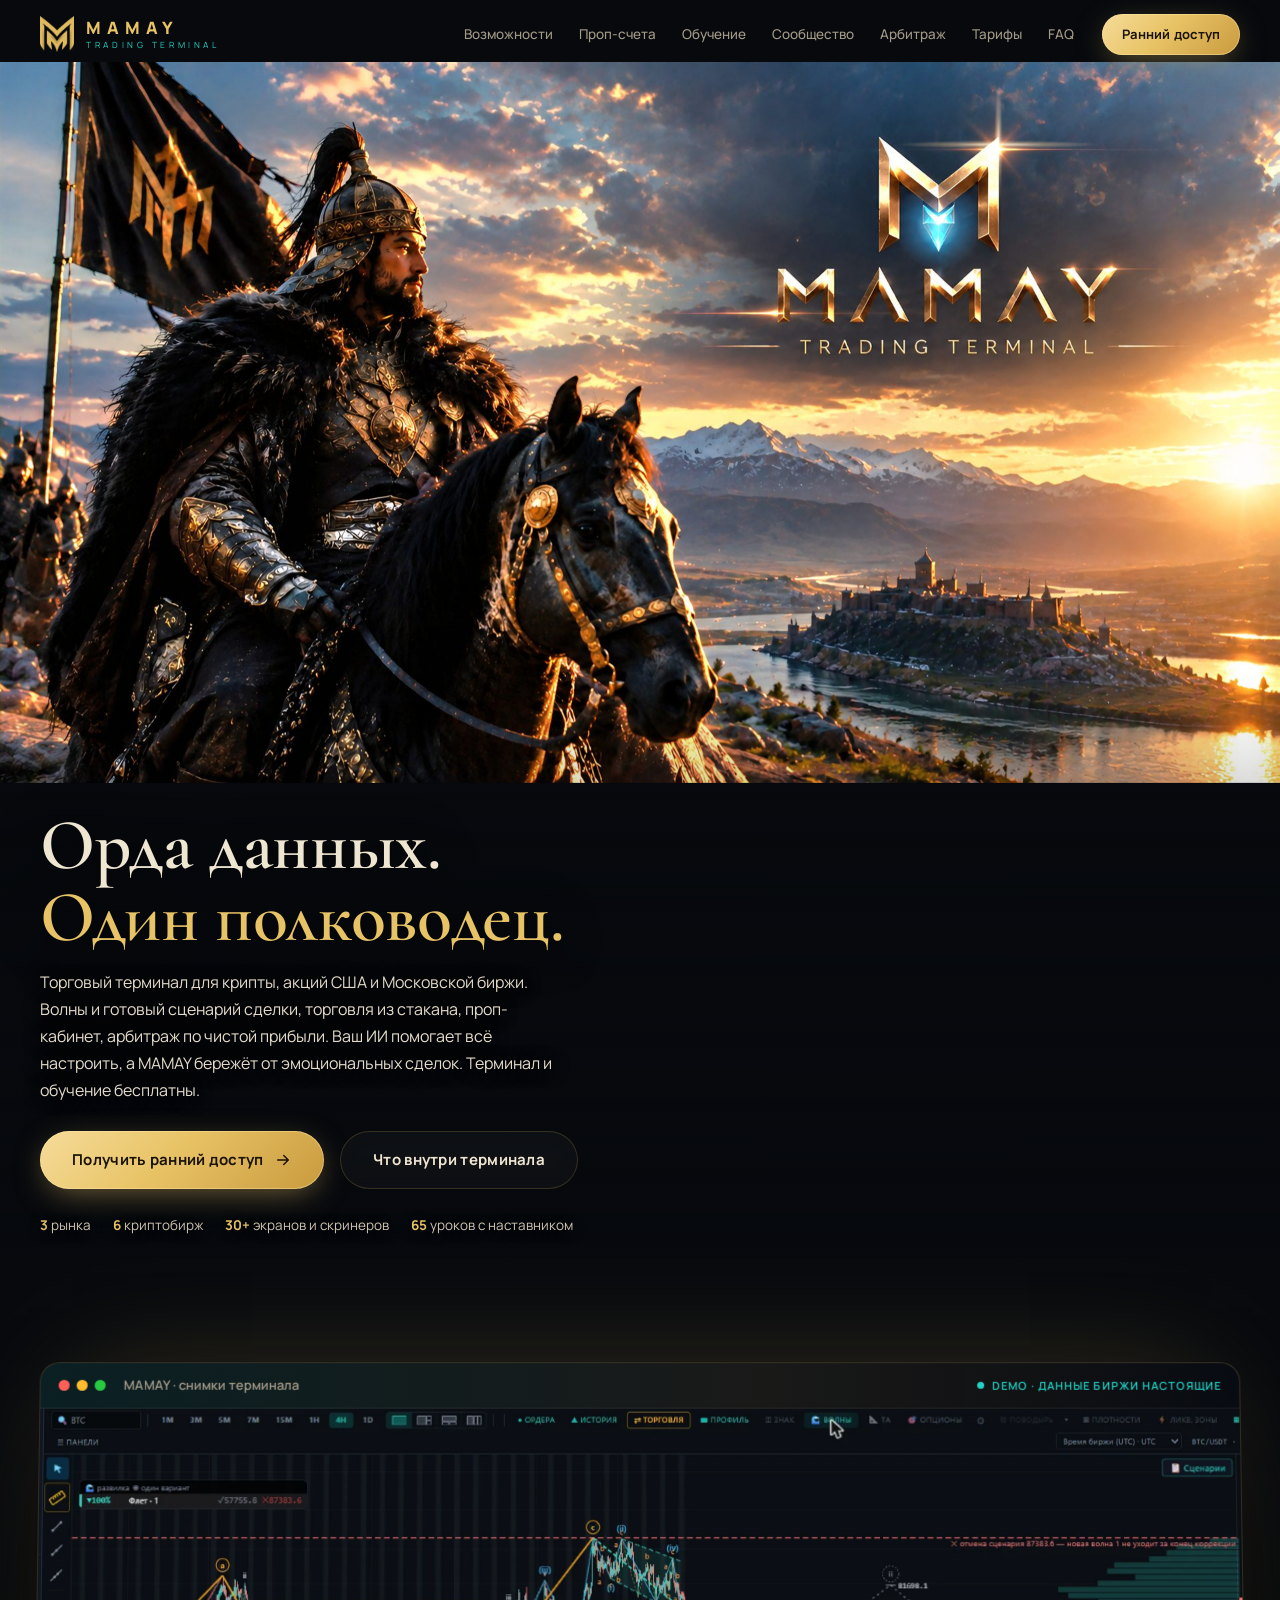
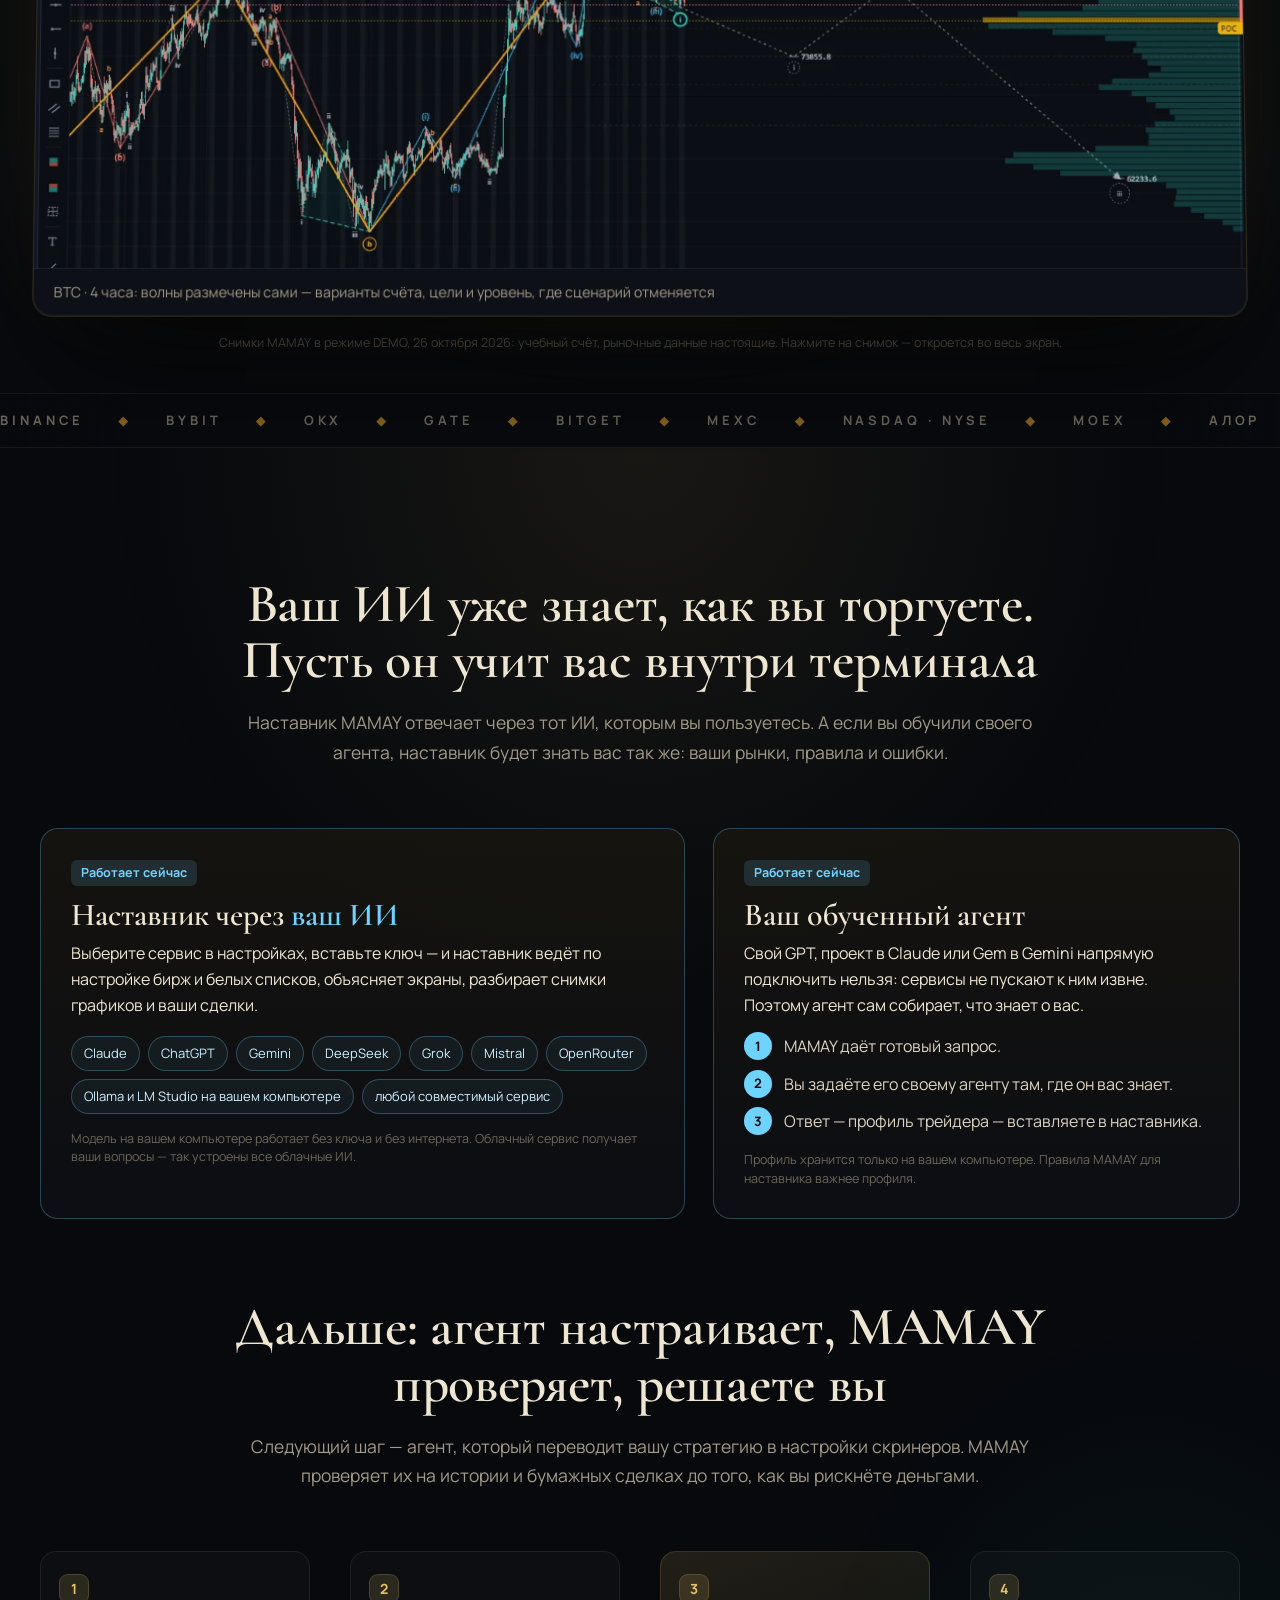
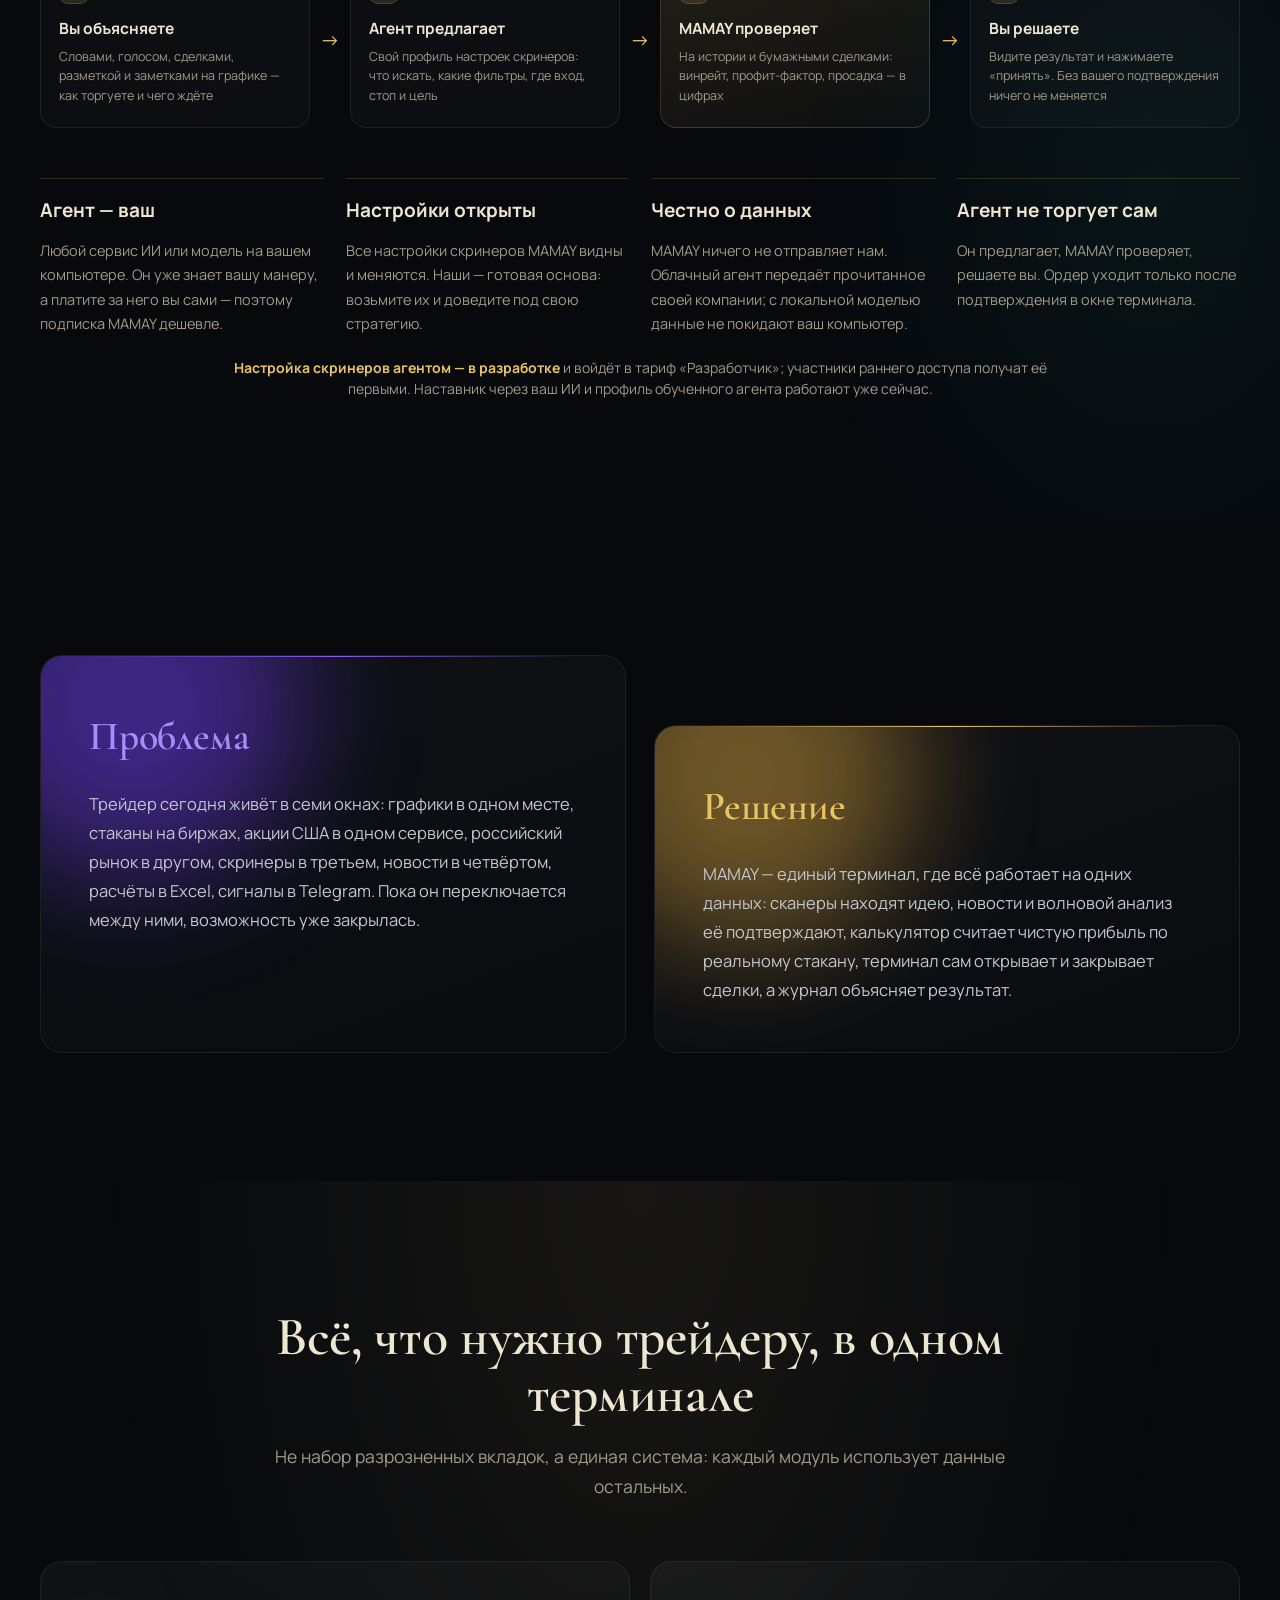
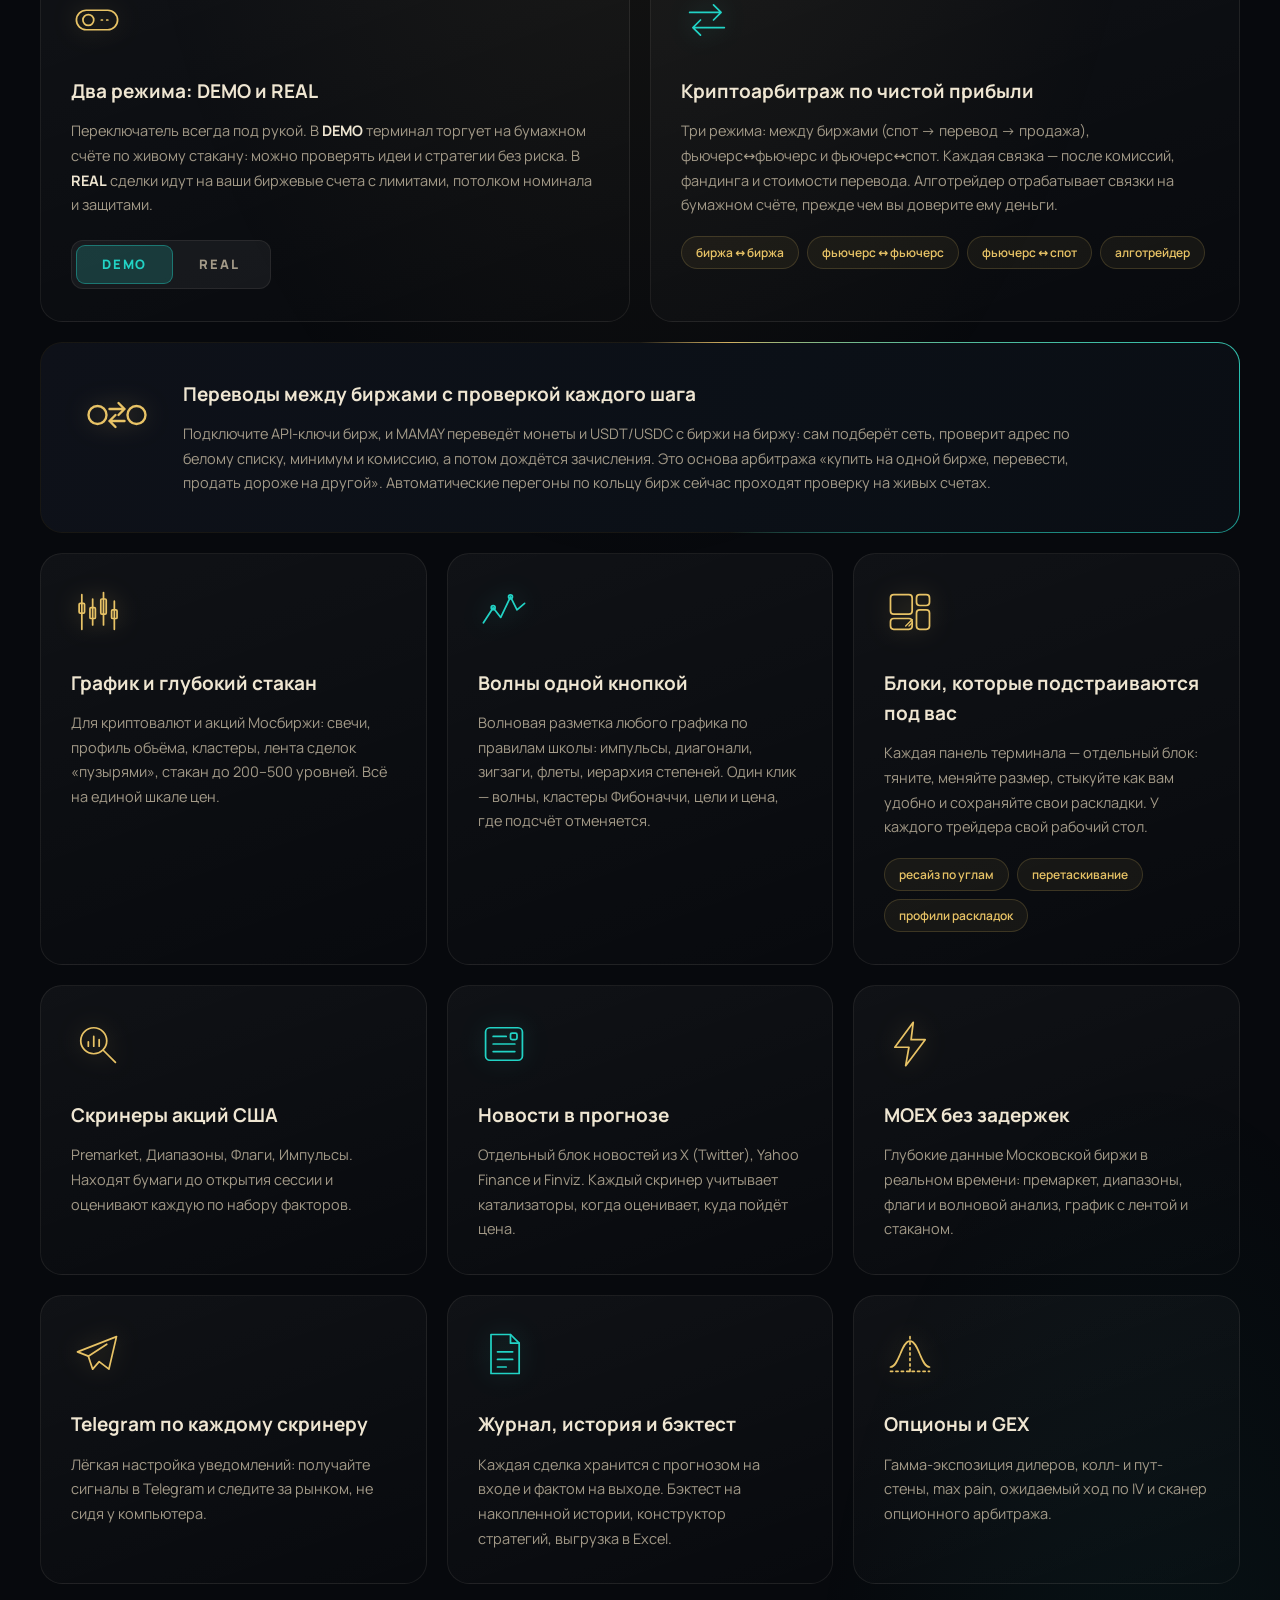
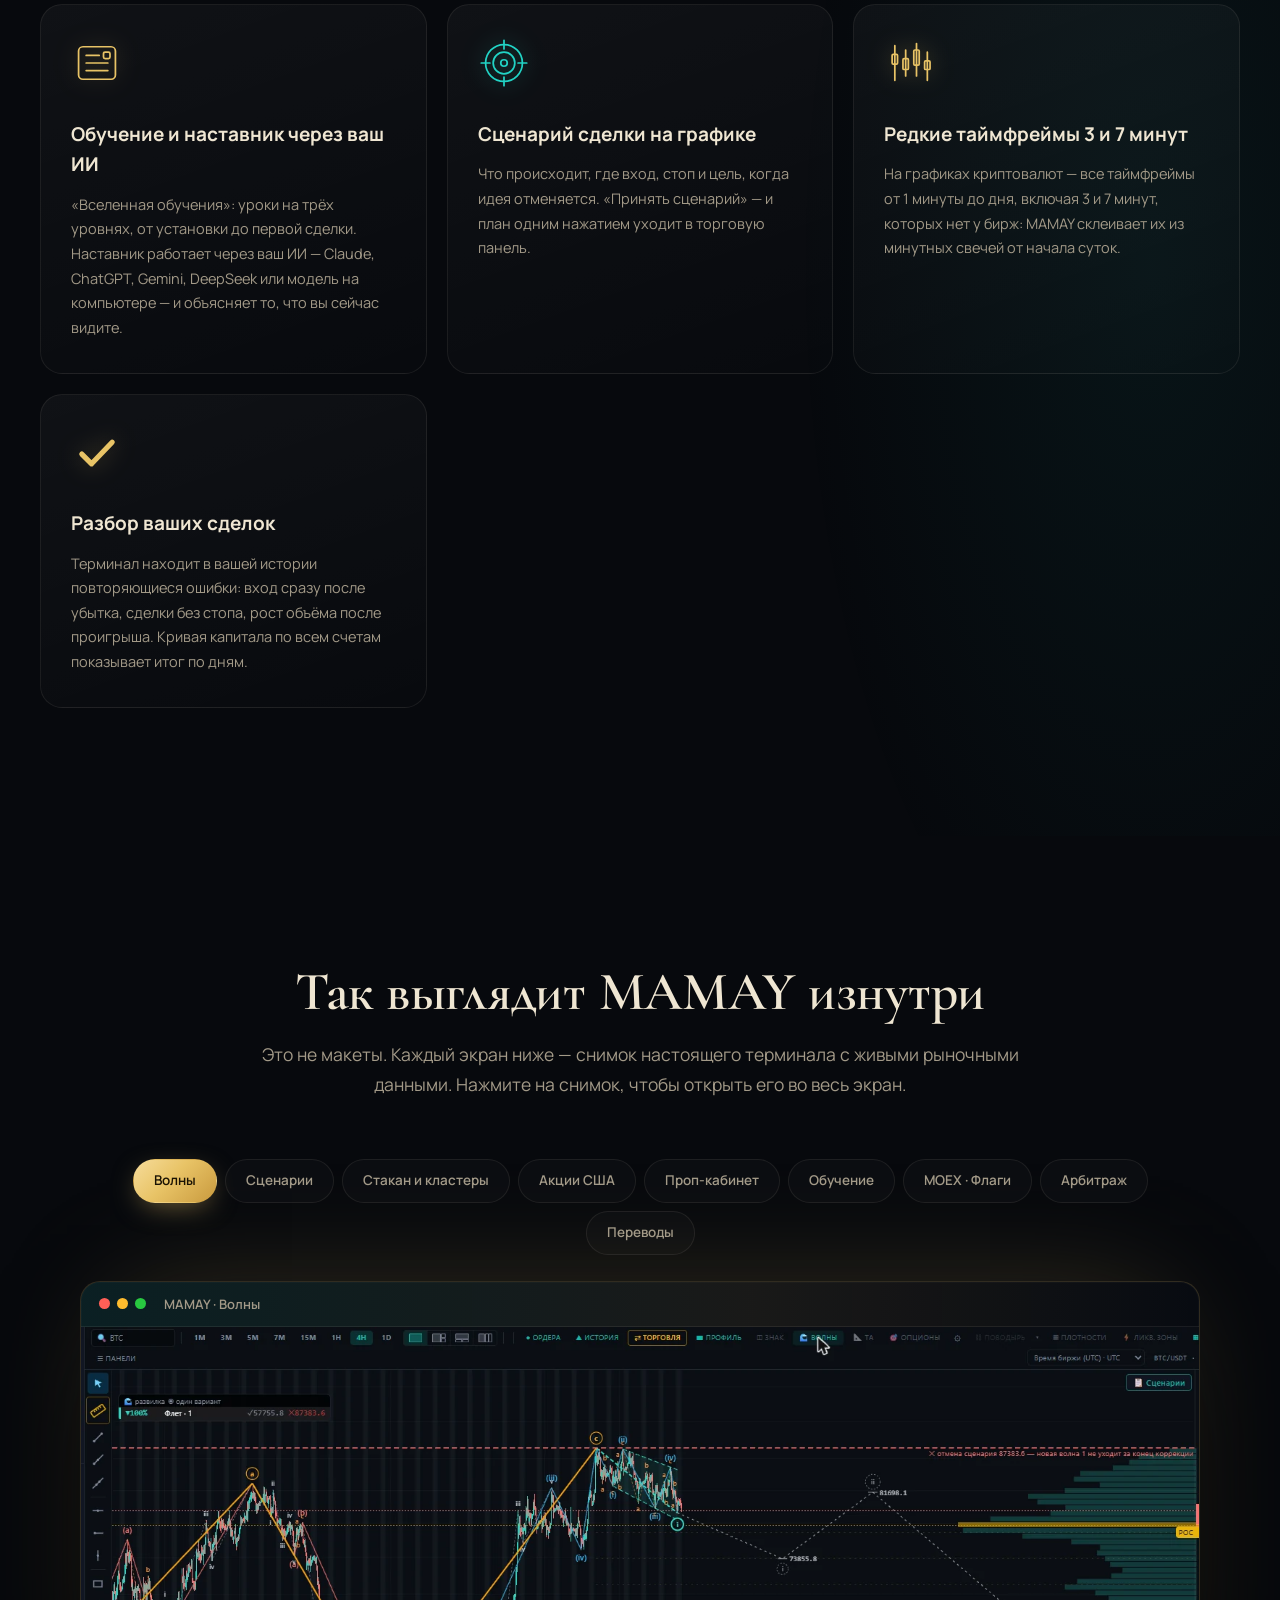
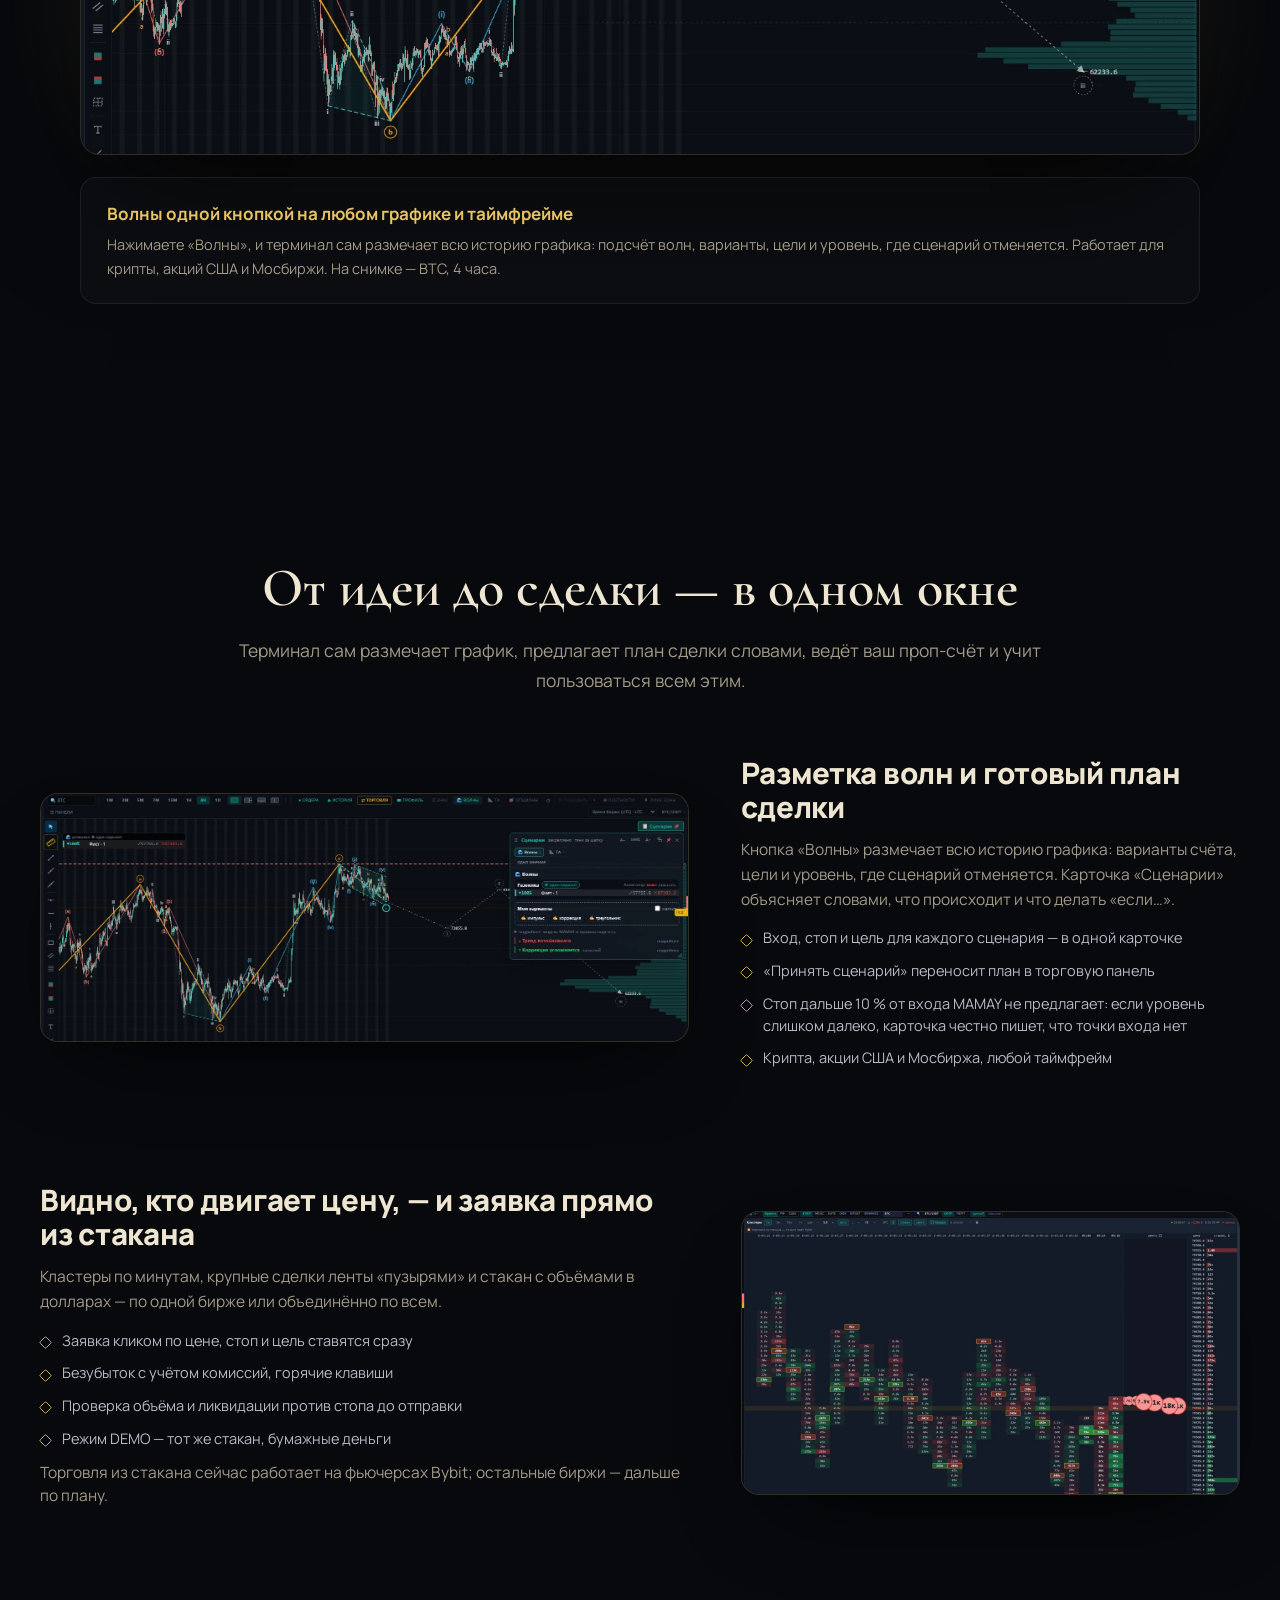
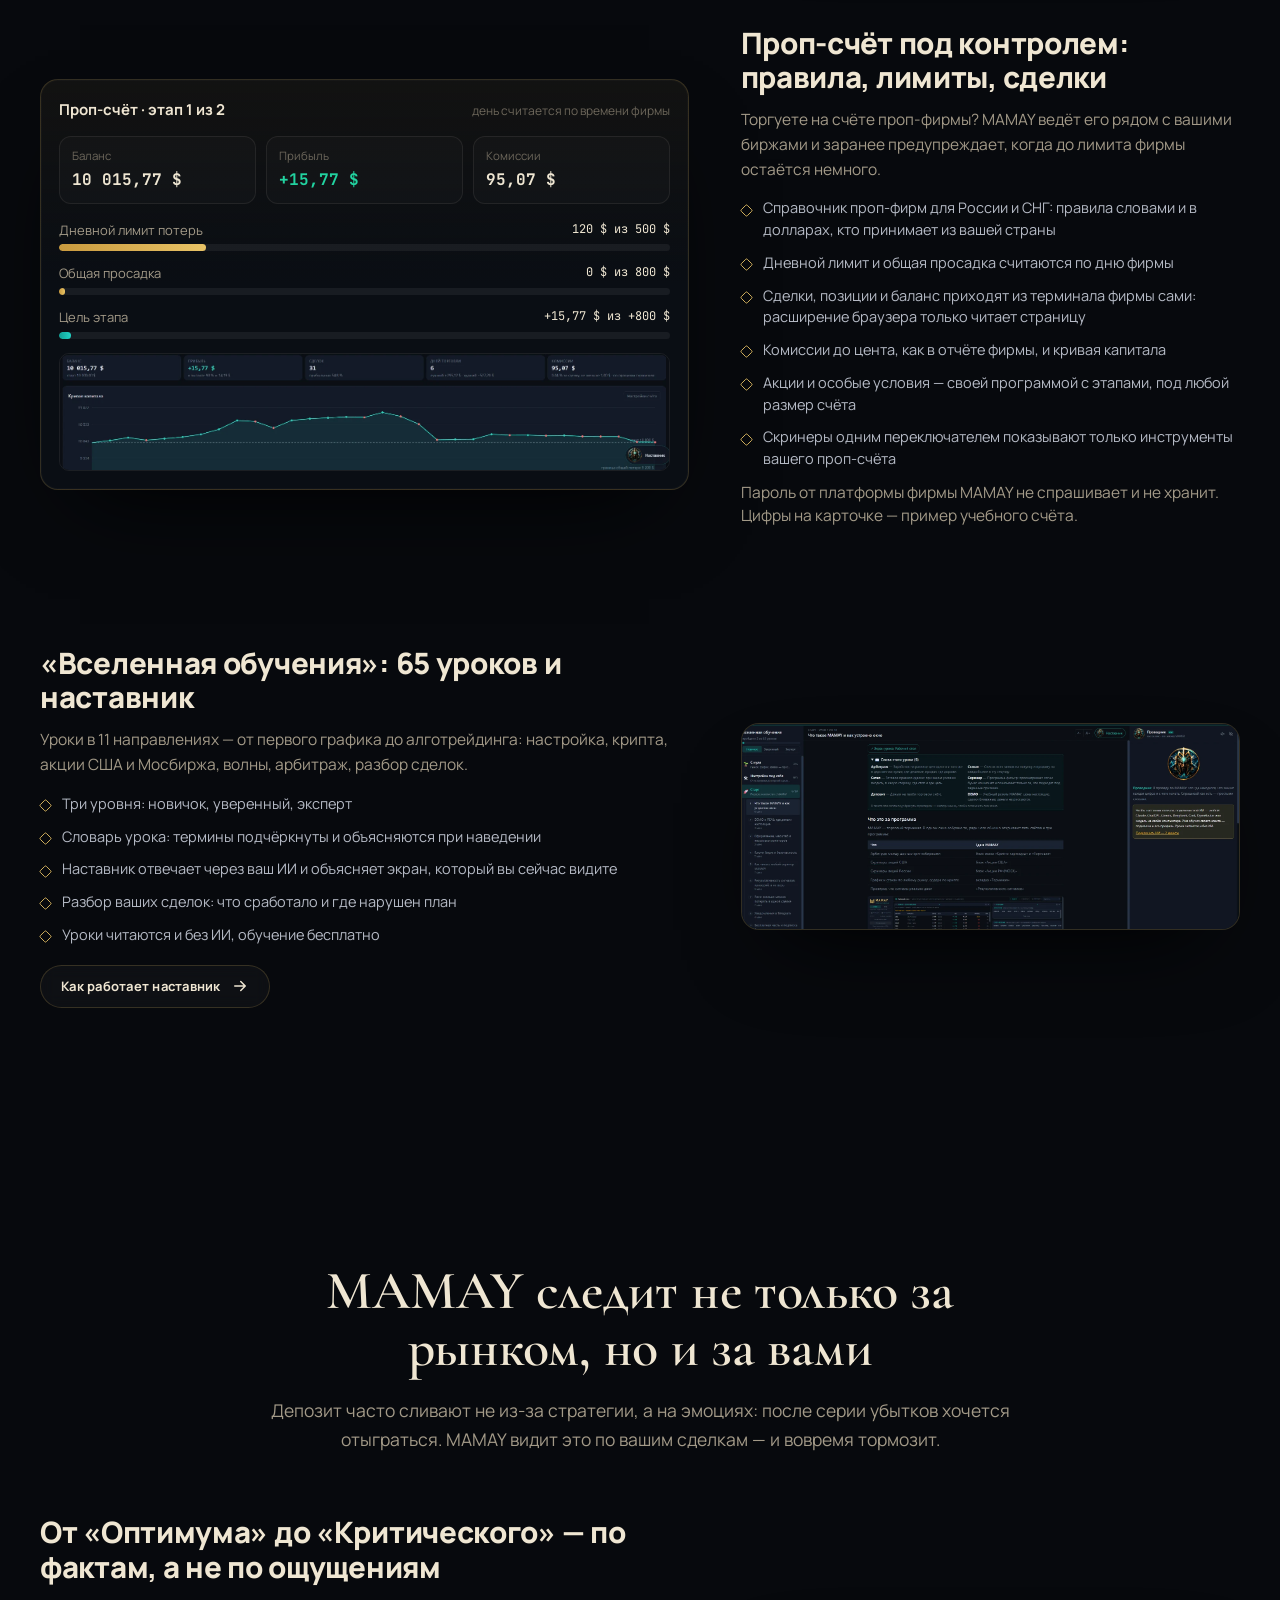
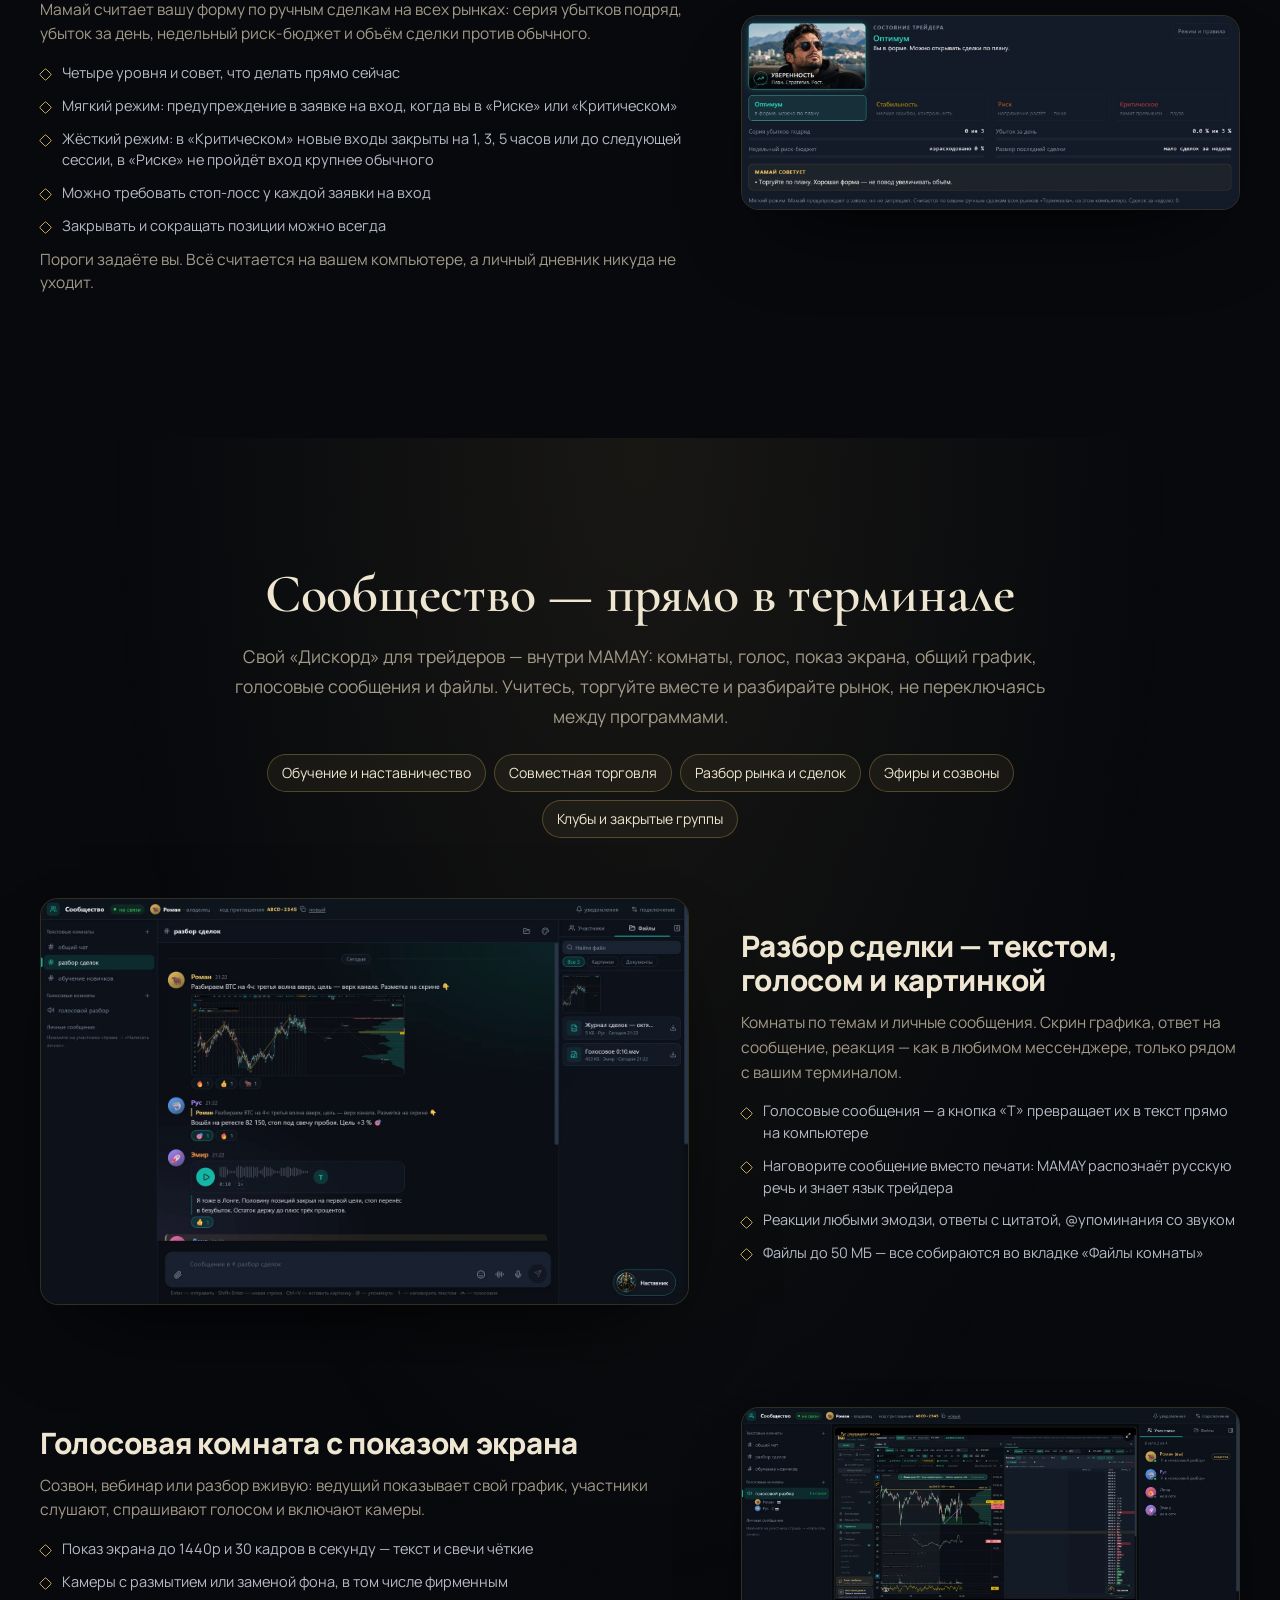
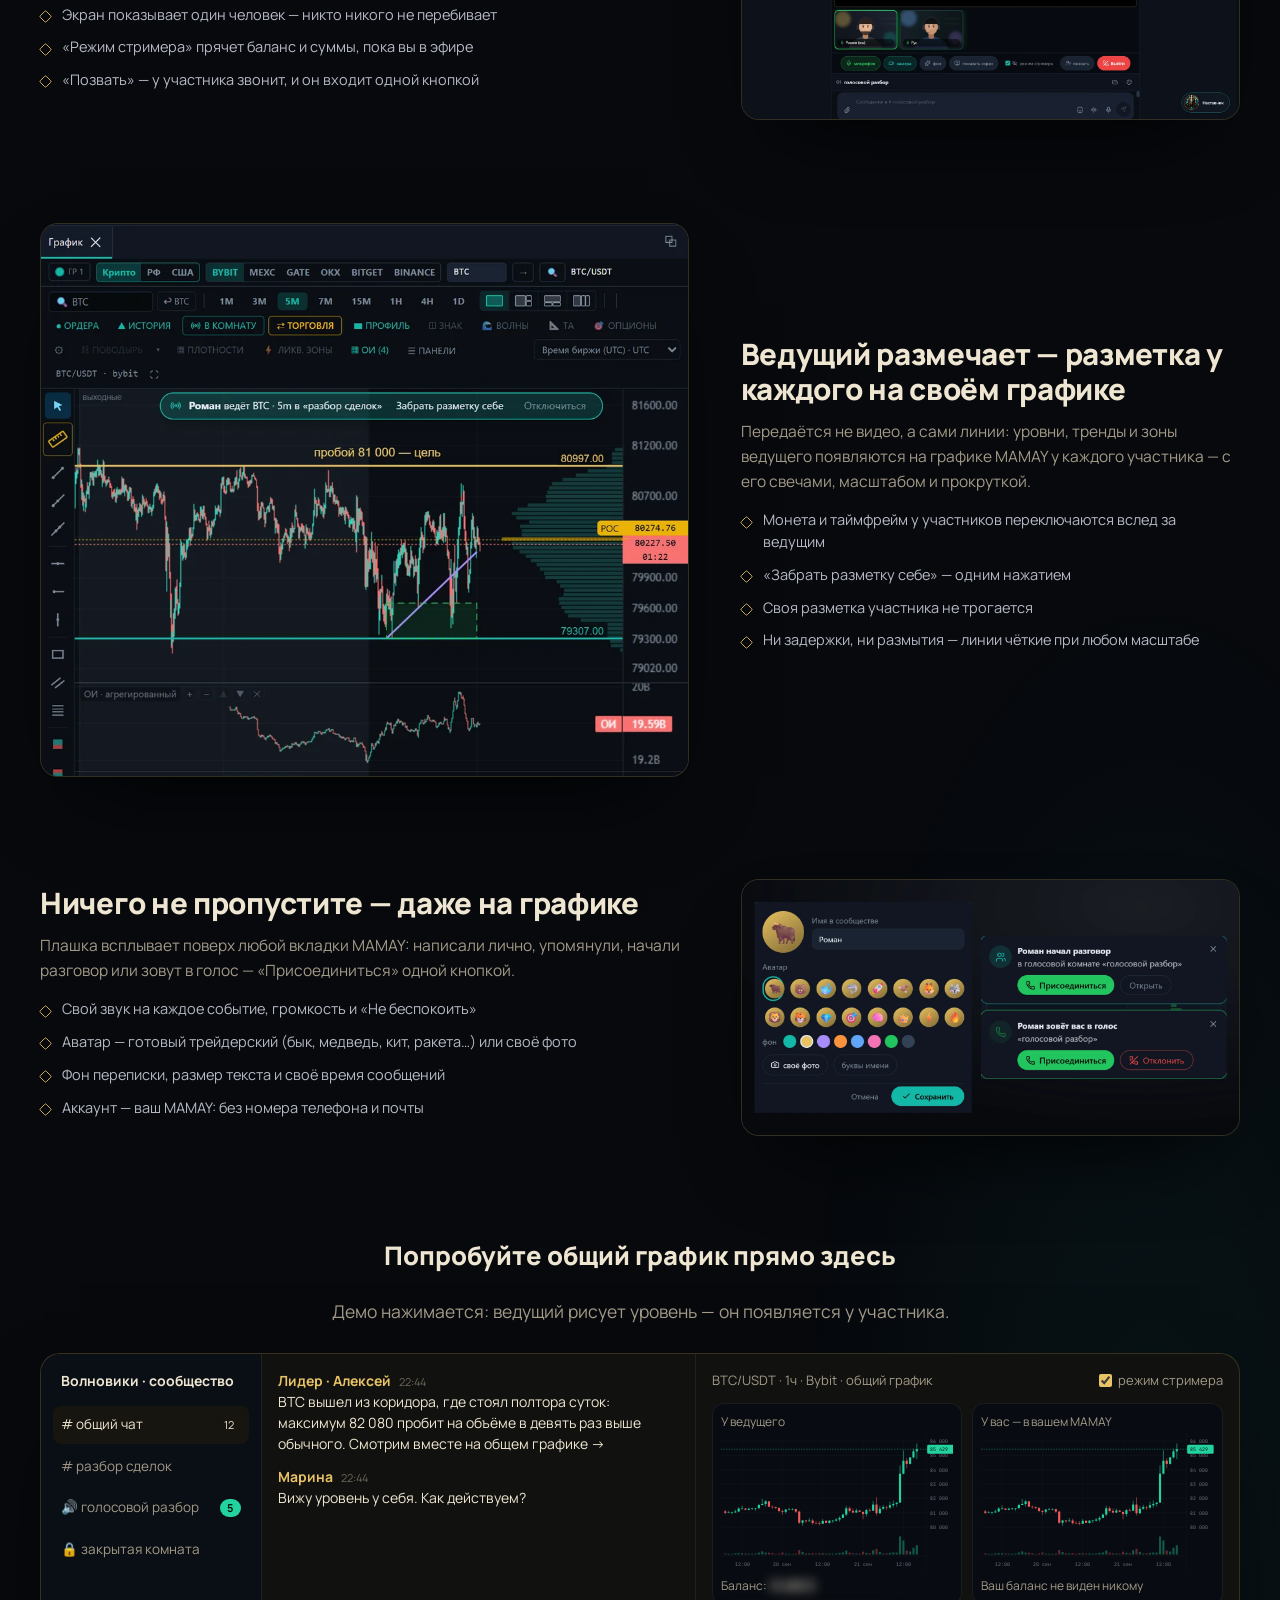
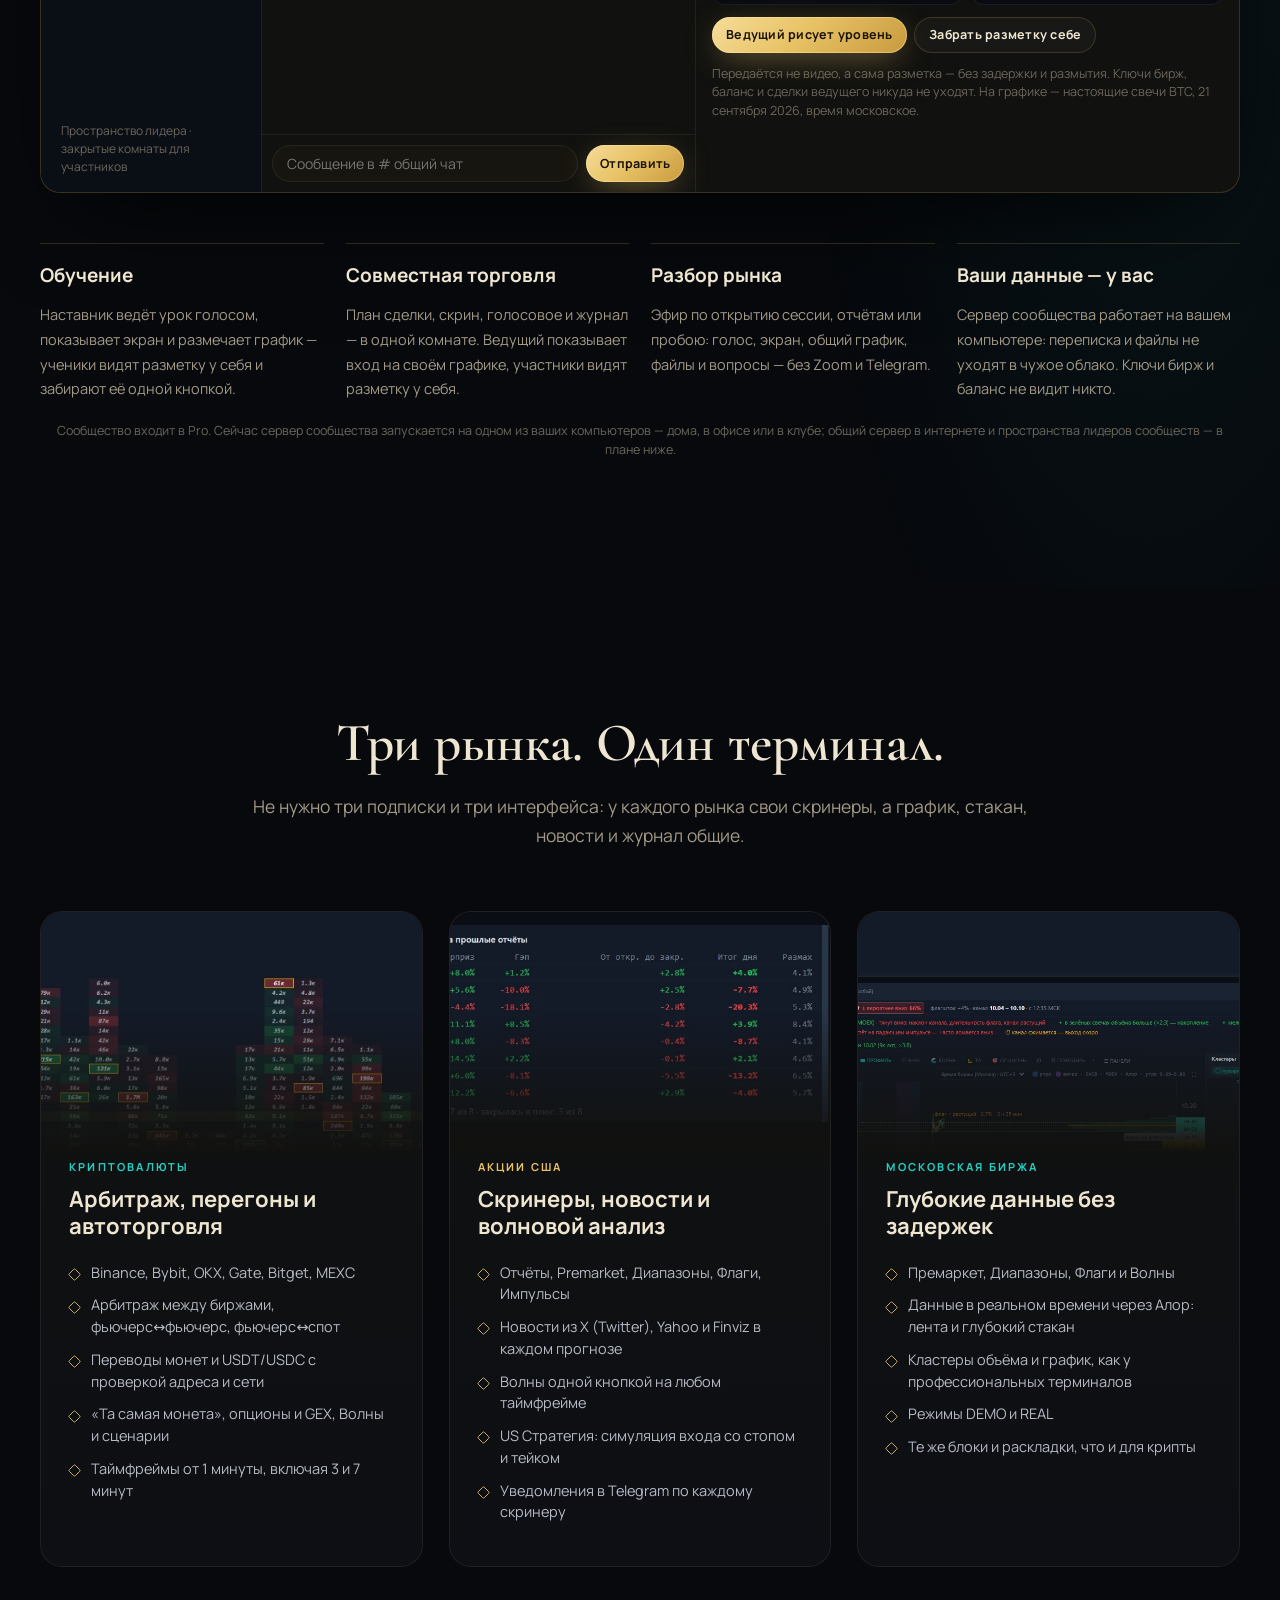
<file: site/index.html>
<!doctype html>
<html lang="ru">
<head>
<meta charset="utf-8">
<meta name="viewport" content="width=device-width, initial-scale=1">
<title>Торговый терминал MAMAY — скринеры крипты, акций США и MOEX</title>
<meta name="description" content="Торговый терминал для Windows: крипта на 6 биржах, акции США и Мосбиржа в одном окне. Скринеры, торговля из стакана, арбитраж, ИИ-наставник. Бесплатно.">
<meta name="theme-color" content="#07090d">
<link rel="canonical" href="https://mamaytrading.com/">
<meta name="robots" content="index, follow, max-image-preview:large, max-snippet:-1">
<meta property="og:type" content="website">
<meta property="og:locale" content="ru_RU">
<meta property="og:site_name" content="MAMAY Trading Terminal">
<meta property="og:title" content="MAMAY — Орда данных. Один полководец.">
<meta property="og:description" content="Терминал для крипты, акций США и MOEX: скринеры, наставник через ваш ИИ, арбитраж по чистой прибыли — в одном окне.">
<meta property="og:url" content="https://mamaytrading.com/">
<meta property="og:image" content="https://mamaytrading.com/assets/brand/og.jpg">
<meta property="og:image:width" content="1200">
<meta property="og:image:height" content="630">
<meta property="og:image:alt" content="MAMAY — торговый терминал: полководец на коне и золотой логотип">
<meta name="twitter:card" content="summary_large_image">
<meta name="twitter:title" content="MAMAY — Орда данных. Один полководец.">
<meta name="twitter:description" content="Терминал для крипты, акций США и MOEX: скринеры, наставник через ваш ИИ, арбитраж по чистой прибыли — в одном окне.">
<meta name="twitter:image" content="https://mamaytrading.com/assets/brand/og.jpg">
<link rel="icon" type="image/png" href="assets/favicon.png">
<link rel="apple-touch-icon" href="assets/apple-touch-icon.png">
<link rel="preload" as="image" href="assets/brand/banner.jpg">
<link rel="preconnect" href="https://fonts.googleapis.com">
<link rel="preconnect" href="https://fonts.gstatic.com" crossorigin>
<link href="https://fonts.googleapis.com/css2?family=Cormorant+Garamond:wght@500;600;700&family=Manrope:wght@400;500;600;700;800&family=JetBrains+Mono:wght@400;500;700&display=swap" rel="stylesheet">
<link rel="stylesheet" href="css/style.css?v=20261028d">
<link rel="stylesheet" href="css/fx.css?v=20261028d">
<link rel="stylesheet" href="css/brand.css?v=20261028d">
<script type="application/ld+json">
{"@context":"https://schema.org","@type":"SoftwareApplication","name":"MAMAY Trading Terminal","url":"https://mamaytrading.com/","image":"https://mamaytrading.com/assets/brand/og.jpg","publisher":{"@id":"https://mamaytrading.com/#org"},"applicationCategory":"FinanceApplication","operatingSystem":"Windows 10, Windows 11","inLanguage":"ru",
 "description":"Торговый терминал для криптовалют (Binance, Bybit, OKX, Gate, Bitget, MEXC), акций США и Московской биржи: волны и сценарии сделки, торговля из стакана, проп-кабинет, обучение с наставником через ваш ИИ, арбитраж по чистой прибыли.",
 "offers":[{"@type":"Offer","name":"Бесплатно","price":"0","priceCurrency":"USD"},{"@type":"Offer","name":"Pro","price":"49","priceCurrency":"USD"},{"@type":"Offer","name":"Разработчик","price":"99","priceCurrency":"USD"}]}
</script>
<script type="application/ld+json">
{"@context": "https://schema.org", "@graph": [{"@type": "Organization", "@id": "https://mamaytrading.com/#org", "name": "MAMAY Trading Terminal", "url": "https://mamaytrading.com/", "logo": "https://mamaytrading.com/assets/apple-touch-icon.png", "email": "info@mamaytrading.com"}, {"@type": "WebSite", "@id": "https://mamaytrading.com/#site", "name": "MAMAY", "url": "https://mamaytrading.com/", "inLanguage": "ru", "publisher": {"@id": "https://mamaytrading.com/#org"}}, {"@type": "FAQPage", "@id": "https://mamaytrading.com/#faq", "mainEntity": [{"@type": "Question", "name": "MAMAY гарантирует доход?", "acceptedAnswer": {"@type": "Answer", "text": "Нет. MAMAY — инструмент анализа и автоматизации, а не инвестиционная рекомендация и не гарантия прибыли. Торговля сопряжена с риском потери капитала. Именно поэтому терминал начинает в режиме DEMO и показывает прибыль после всех издержек."}}, {"@type": "Question", "name": "Чем отличаются режимы DEMO и REAL?", "acceptedAnswer": {"@type": "Answer", "text": "В DEMO терминал торгует на бумажном счёте по реальному стакану и реальным ценам, ваши деньги не используются. В REAL сделки отправляются на ваши биржевые счета: реальные ордера включаются отдельным рубильником, с потолком номинала и проверкой готовности биржи."}}, {"@type": "Question", "name": "Какие рынки и биржи поддерживаются?", "acceptedAnswer": {"@type": "Answer", "text": "Криптовалюты: Binance, Bybit, OKX, Gate, Bitget, MEXC. Акции США: скринеры и график, новости из X, Yahoo Finance и Finviz. Московская биржа: акции TQBR с данными Алор в реальном времени. Набор функций у рынков разный: например, арбитраж и перегоны между биржами — криптовалютный модуль."}}, {"@type": "Question", "name": "Как работает перевод средств между биржами?", "acceptedAnswer": {"@type": "Answer", "text": "Вы подключаете API-ключи бирж, и терминал переводит монеты или USDT/USDC с биржи на биржу: подбирает сеть, сверяет адрес с белым списком, проверяет минимум и комиссию, ждёт зачисления. Выводы идут только на адреса из белого списка. Автоматические перегоны по кругу бирж для арбитража сейчас проходят проверку на живых счетах."}}, {"@type": "Question", "name": "Какие таймфреймы есть на графике?", "acceptedAnswer": {"@type": "Answer", "text": "1, 3, 5, 7 и 15 минут, 1 час, 4 часа и день. Редких 3 и 7 минут у бирж нет — MAMAY склеивает их из минутных свечей от начала суток, как это принято в больших терминалах. В бесплатной части доступны 1 час, 4 часа и день, мельче — в Pro."}}, {"@type": "Question", "name": "Можно ли настроить интерфейс под себя?", "acceptedAnswer": {"@type": "Answer", "text": "Да. Все панели терминала — независимые блоки: их можно двигать, менять размер, стыковать и сохранять раскладки."}}, {"@type": "Question", "name": "Где хранятся мои API-ключи?", "acceptedAnswer": {"@type": "Answer", "text": "Терминал работает локально на вашем компьютере, в облако ключи не передаются. Для большинства функций достаточно ключей с правами только на чтение."}}, {"@type": "Question", "name": "На каких системах работает?", "acceptedAnswer": {"@type": "Answer", "text": "Текущая версия рассчитана на Windows 10 и 11 и открывается в браузере или как отдельное окно приложения. Облачная версия и другие платформы — в планах."}}, {"@type": "Question", "name": "Сколько это стоит?", "acceptedAnswer": {"@type": "Answer", "text": "Терминал, ручная торговля, учебные счета и обучение бесплатны. Арбитраж в реальном времени, скринеры, проп-кабинет, перегоны и сообщество открывает подписка Pro. Pro стоит $49 в месяц; участникам раннего доступа — $29 в месяц, пока подписка не прерывается. Тариф «Разработчик» со своим ИИ-агентом — $99 в месяц, откроется вместе с первой версией агента. Участники раннего доступа получают Pro на 14 дней бесплатно. Годовая подписка — два месяца в подарок: Pro $490, «Разработчик» $990 в год."}}, {"@type": "Question", "name": "Чем бесплатная витрина арбитража отличается от Pro?", "acceptedAnswer": {"@type": "Answer", "text": "В бесплатной части список связок обновляется раз в 15 минут. Этого хватает, чтобы увидеть, какие связки бывают и сколько в них чистой прибыли, но торговать по нему нельзя: связка живёт секунды и минуты. В Pro список обновляется в реальном времени, а клик по строке открывает карточку с пересчётом под ваш объём и кнопкой входа."}}, {"@type": "Question", "name": "Как получить Pro?", "acceptedAnswer": {"@type": "Answer", "text": "В «Настройках» терминала есть код вашего компьютера. Вы отправляете его нам, получаете ключ подписки и вставляете в те же «Настройки» — Pro открывается сразу. Ключ проверяется на вашем компьютере, интернет для этого не нужен. Ключи бирж для подписки не нужны никогда."}}, {"@type": "Question", "name": "Какой ИИ можно подключить и куда уходят данные?", "acceptedAnswer": {"@type": "Answer", "text": "Тот, которым вы уже пользуетесь: Claude, ChatGPT, Gemini, DeepSeek, Grok, Mistral, OpenRouter, любой совместимый сервис или модель на вашем компьютере (Ollama, LM Studio). Наставник работает через него уже сейчас, а обученного агента можно подключить профилем: MAMAY даёт готовый запрос, агент отвечает, ответ вставляется в наставника. MAMAY ничего не отправляет нам. Облачный ИИ получает ваши вопросы — так устроены все облачные сервисы; с локальной моделью данные не покидают компьютер. Настройка скринеров агентом — в разработке, войдёт в тариф «Разработчик» ($99 в месяц)."}}, {"@type": "Question", "name": "Я торгую на проп-счёте. Чем поможет MAMAY?", "acceptedAnswer": {"@type": "Answer", "text": "Проп-кабинет держит правила вашей фирмы перед глазами: дневной лимит и общая просадка считаются по дню фирмы, цель этапа и комиссии — до цента, как в её отчёте. Сделки, позиции и баланс приходят из терминала фирмы сами: расширение браузера только читает страницу, пароль от платформы MAMAY не спрашивает и не хранит. Если у фирмы акция с особыми условиями, её можно задать своей программой с этапами. Скринеры одним переключателем показывают только инструменты, доступные на вашем счёте."}}, {"@type": "Question", "name": "Что такое «Сообщество» и когда оно появится?", "acceptedAnswer": {"@type": "Answer", "text": "Это чат, голосовые комнаты, показ экрана и общий график внутри MAMAY: ведущий размечает график у себя, а разметка появляется у каждого участника в его собственном терминале. Лидеры смогут вести своё пространство с закрытыми комнатами. Запуск — с декабря 2026 года, в подписке Pro без доплаты."}}, {"@type": "Question", "name": "Какие мои данные хранит MAMAY?", "acceptedAnswer": {"@type": "Answer", "text": "Никаких личных данных: терминал работает на вашем компьютере, ключи бирж, сделки и баланс остаются у вас. Для подписки нужен только код компьютера — ни имени, ни телефона. Пароли от платформ проп-фирм MAMAY не спрашивает. В сообществе вход будет по ключу подписки, без номера телефона и почты. Если вы оставляете заявку на сайте, мы используем ваш контакт только для ответа."}}, {"@type": "Question", "name": "Как MAMAY бережёт от эмоциональных сделок?", "acceptedAnswer": {"@type": "Answer", "text": "Мамай считает вашу форму по ручным сделкам: серия убытков подряд, убыток за день, недельный риск-бюджет, объём сделки против обычного. Уровней четыре — от «Оптимума» до «Критического». В мягком режиме он предупреждает в заявке на вход, в жёстком — в «Критическом» закрывает новые входы на выбранное время, а в «Риске» не пропускает вход крупнее обычного. Пороги и режим выбираете вы сами в «Настройках»; закрывать позиции можно всегда."}}, {"@type": "Question", "name": "Сложно ли настроить арбитраж между биржами?", "acceptedAnswer": {"@type": "Answer", "text": "Не нужно разбираться в одиночку. Наставник через ваш ИИ видит экран настройки и ведёт по шагам: какие права дать ключу, где на бирже белый список, что значит ответ биржи. Адреса для белых списков мастер находит сам по каждой сети, проверка бирж показывает права ключей, диагностика — минимумы и комиссии сетей. Ключи бирж и адреса кошельков в ИИ не передаются."}}, {"@type": "Question", "name": "Я новичок. С чего начать?", "acceptedAnswer": {"@type": "Answer", "text": "С режима DEMO и «Вселенной обучения»: 65 уроков на трёх уровнях ведут от установки до первой сделки на учебном счёте. Наставник в терминале работает через ваш ИИ, отвечает на вопросы и объясняет экран, который вы сейчас видите. Наставник учит пользоваться инструментом, а не раздаёт сигналы."}}]}]}
</script>
</head>
<body>

<svg width="0" height="0" style="position:absolute" aria-hidden="true">
  <defs>
    <symbol id="i-arb" viewBox="0 0 48 48" fill="none" stroke="currentColor" stroke-width="1.6" stroke-linecap="round" stroke-linejoin="round"><path d="M8 17h28M30 10l7 7-7 7"/><path d="M40 31H12M18 24l-7 7 7 7"/></symbol>
    <symbol id="i-scan" viewBox="0 0 48 48" fill="none" stroke="currentColor" stroke-width="1.6" stroke-linecap="round" stroke-linejoin="round"><circle cx="21" cy="21" r="12"/><path d="M30 30l11 11"/><path d="M16 26v-4M21 26v-9M26 26v-6"/></symbol>
    <symbol id="i-wave" viewBox="0 0 48 48" fill="none" stroke="currentColor" stroke-width="1.6" stroke-linecap="round" stroke-linejoin="round"><path d="M5 34l9-14 7 9 9-19 6 12 7-6"/><circle cx="14" cy="20" r="1.8"/><circle cx="30" cy="10" r="1.8"/></symbol>
    <symbol id="i-bot" viewBox="0 0 48 48" fill="none" stroke="currentColor" stroke-width="1.6" stroke-linecap="round" stroke-linejoin="round"><rect x="9" y="16" width="30" height="22" rx="5"/><path d="M24 16V9"/><circle cx="24" cy="7" r="2"/><circle cx="18" cy="27" r="2.6"/><circle cx="30" cy="27" r="2.6"/><path d="M19 33h10M4 26v6M44 26v6"/></symbol>
    <symbol id="i-chart" viewBox="0 0 48 48" fill="none" stroke="currentColor" stroke-width="1.6" stroke-linecap="round" stroke-linejoin="round"><path d="M10 8v32M10 14v14M20 12v24M20 18v10M30 6v30M30 12v14M40 14v26M40 20v12"/><rect x="7.5" y="16" width="5" height="9" rx="1"/><rect x="17.5" y="20" width="5" height="10" rx="1"/><rect x="27.5" y="12" width="5" height="14" rx="1"/><rect x="37.5" y="22" width="5" height="8" rx="1"/></symbol>
    <symbol id="i-dom" viewBox="0 0 48 48" fill="none" stroke="currentColor" stroke-width="1.6" stroke-linecap="round" stroke-linejoin="round"><path d="M6 10h20M6 17h30M6 24h14"/><path d="M42 31H22M42 38H12M42 45H30" transform="translate(0 -5)"/></symbol>
    <symbol id="i-opt" viewBox="0 0 48 48" fill="none" stroke="currentColor" stroke-width="1.6" stroke-linecap="round" stroke-linejoin="round"><path d="M6 36c8 0 10-24 18-24s10 24 18 24"/><path d="M6 40h36M24 8v32" stroke-dasharray="2 3"/></symbol>
    <symbol id="i-book" viewBox="0 0 48 48" fill="none" stroke="currentColor" stroke-width="1.6" stroke-linecap="round" stroke-linejoin="round"><path d="M12 6h18l8 8v28H12z"/><path d="M30 6v8h8M18 22h14M18 29h14M18 36h8"/></symbol>
    <symbol id="i-tg" viewBox="0 0 48 48" fill="none" stroke="currentColor" stroke-width="1.6" stroke-linecap="round" stroke-linejoin="round"><path d="M42 8L6 22l10 4 4 12 6-7 9 7z"/><path d="M16 26l17-11"/></symbol>
    <symbol id="i-shield" viewBox="0 0 48 48" fill="none" stroke="currentColor" stroke-width="1.6" stroke-linecap="round" stroke-linejoin="round"><path d="M24 5l15 6v11c0 10-6 17-15 21C15 39 9 32 9 22V11z"/><path d="M17 24l5 5 9-10"/></symbol>
    <symbol id="i-flag" viewBox="0 0 48 48" fill="none" stroke="currentColor" stroke-width="1.6" stroke-linecap="round" stroke-linejoin="round"><path d="M10 42V6"/><path d="M10 8h24l-5 8 5 8H10"/></symbol>
    <symbol id="i-bolt" viewBox="0 0 48 48" fill="none" stroke="currentColor" stroke-width="1.6" stroke-linecap="round" stroke-linejoin="round"><path d="M27 4L10 27h13l-3 17 18-24H25z"/></symbol>
    <symbol id="i-target" viewBox="0 0 48 48" fill="none" stroke="currentColor" stroke-width="1.6" stroke-linecap="round" stroke-linejoin="round"><circle cx="24" cy="24" r="17"/><circle cx="24" cy="24" r="10"/><circle cx="24" cy="24" r="3"/><path d="M24 3v8M24 37v8M3 24h8M37 24h8"/></symbol>
    <symbol id="i-money" viewBox="0 0 48 48" fill="none" stroke="currentColor" stroke-width="1.6" stroke-linecap="round" stroke-linejoin="round"><rect x="5" y="12" width="38" height="24" rx="4"/><circle cx="24" cy="24" r="6"/><path d="M11 18v0M37 30v0"/></symbol>
    <symbol id="i-check" viewBox="0 0 24 24" fill="none" stroke="currentColor" stroke-width="2.4" stroke-linecap="round" stroke-linejoin="round"><path d="M5 12.5l4.5 4.5L19 7"/></symbol>
    <symbol id="i-half" viewBox="0 0 24 24" fill="none" stroke="currentColor" stroke-width="2.2" stroke-linecap="round"><path d="M6 12h12"/></symbol>
    <symbol id="i-no" viewBox="0 0 24 24" fill="none" stroke="currentColor" stroke-width="2.2" stroke-linecap="round"><path d="M7 7l10 10M17 7L7 17"/></symbol>
    <symbol id="i-arrow" viewBox="0 0 24 24" fill="none" stroke="currentColor" stroke-width="2" stroke-linecap="round" stroke-linejoin="round"><path d="M5 12h14M13 6l6 6-6 6"/></symbol>
  
    <symbol id="i-layout" viewBox="0 0 48 48" fill="none" stroke="currentColor" stroke-width="1.6" stroke-linecap="round" stroke-linejoin="round"><rect x="6" y="8" width="20" height="18" rx="3"/><rect x="30" y="8" width="12" height="10" rx="3"/><rect x="30" y="22" width="12" height="18" rx="3"/><rect x="6" y="30" width="20" height="10" rx="3"/><path d="M23 37l3-3M20 37l6-6" stroke-width="1.2"/></symbol>
    <symbol id="i-news" viewBox="0 0 48 48" fill="none" stroke="currentColor" stroke-width="1.6" stroke-linecap="round" stroke-linejoin="round"><rect x="7" y="9" width="34" height="30" rx="4"/><path d="M14 17h12M14 24h20M14 31h20"/><rect x="30" y="14" width="6" height="6" rx="1.5"/></symbol>
    <symbol id="i-mode" viewBox="0 0 48 48" fill="none" stroke="currentColor" stroke-width="1.6" stroke-linecap="round" stroke-linejoin="round"><rect x="5" y="15" width="38" height="18" rx="9"/><circle cx="16" cy="24" r="5"/><path d="M28 24h8" stroke-dasharray="1 4"/></symbol>
    <symbol id="i-swap" viewBox="0 0 48 48" fill="none" stroke="currentColor" stroke-width="1.6" stroke-linecap="round" stroke-linejoin="round"><circle cx="11" cy="24" r="6"/><circle cx="37" cy="24" r="6"/><path d="M19 20h10M25 16l4 4-4 4M29 28H19M23 24l-4 4 4 4"/></symbol>
  </defs>
</svg>

<!-- ============ NAV ============ -->
<header class="nav" id="nav">
  <div class="wrap nav-in">
    <a href="#top" class="brand" aria-label="MAMAY — на главную">
      <img src="assets/logo.png" alt="" width="34" height="36">
      <span class="brand-t"><b>MAMAY</b><i>trading terminal</i></span>
    </a>
    <nav class="menu" id="menu" aria-label="Основное меню">
      <a href="#inside">Возможности</a>
      <a href="#prop">Проп-счета</a>
      <a href="#academy">Обучение</a>
      <a href="#community">Сообщество</a>
      <a href="#arbitrage">Арбитраж</a>
      <a href="#pricing">Тарифы</a>
      <a href="#faq">FAQ</a>
    </nav>
    <a href="#contact" class="btn btn-sm btn-gold nav-cta">Ранний доступ</a>
    <button class="burger" id="burger" aria-label="Открыть меню" aria-expanded="false"><span></span><span></span></button>
  </div>
</header>

<main id="top">

<!-- ============ HERO ============ -->
<section class="hero hb" aria-label="MAMAY — торговый терминал">
  <div class="hb-scene" aria-hidden="true">
    <img src="assets/brand/banner.jpg" alt="" width="1920" height="1081" fetchpriority="high">
    <i class="hb-fx hb-sun"></i><i class="hb-fx hb-gem"></i><i class="hb-fx hb-star"></i><i class="hb-fx hb-shine"></i>
  </div>
  <div class="hb-vig" aria-hidden="true"></div>
  <div class="hb-embers" id="hb-embers" aria-hidden="true"></div>
  <div class="wrap hb-in">
    <div class="hb-copy">
      <h1><span class="vh">Торговый терминал MAMAY. </span>Орда данных.<span class="l2">Один полководец.</span></h1>
      <p class="lead">Торговый терминал для крипты, акций США и Московской биржи. Волны и готовый сценарий сделки, торговля из стакана, проп-кабинет, арбитраж по чистой прибыли. Ваш ИИ помогает всё настроить, а MAMAY бережёт от эмоциональных сделок. Терминал и обучение бесплатны.</p>
      <div class="hero-cta">
        <a href="#contact" class="btn btn-gold btn-lg">Получить ранний доступ <svg class="ic"><use href="#i-arrow"/></svg></a>
        <a href="#inside" class="btn btn-ghost btn-lg">Что внутри терминала</a>
      </div>
      <ul class="hb-facts">
        <li><b>3</b> рынка</li><li><b>6</b> криптобирж</li><li><b>30+</b> экранов и скринеров</li><li><b>65</b> уроков с наставником</li>
      </ul>
    </div>
  </div>
</section>

<section class="reel" aria-label="Снимки MAMAY">
  <div class="wrap hero-shot">
    <figure class="frame tilt reveal">
      <div class="frame-bar">
        <div class="lights"><i></i><i></i><i></i></div>
        <div class="frame-title">MAMAY · снимки терминала</div>
        <div class="live"><span class="dot"></span> DEMO · данные биржи настоящие</div>
      </div>
      <button class="reel-stack" id="reel" type="button" aria-label="Открыть снимок на весь экран">
        <img class="on" src="assets/shots/s-waves.webp" width="1544" height="589" alt="BTC, 4 часа: разметка волн, цели и уровень отмены сценария" data-cap="BTC · 4 часа: волны размечены сами — варианты счёта, цели и уровень, где сценарий отменяется">
        <img src="assets/shots/s-scenarios.webp" width="1544" height="589" loading="lazy" alt="Карточка «Сценарии» поверх графика BTC" data-cap="Карточка «Сценарии»: что происходит на графике и что делать «если…» — словами">
        <img src="assets/shots/s-dom.webp" width="1456" height="824" loading="lazy" style="--p:50% 62%" alt="Кластеры, лента и стакан BTC" data-cap="Кластеры по минутам, крупные сделки ленты «пузырями» и стакан с объёмами в долларах">
      </button>
      <figcaption class="reel-cap" id="reel-cap" aria-live="polite">BTC · 4 часа: волны размечены сами — варианты счёта, цели и уровень, где сценарий отменяется</figcaption>
    </figure>
    <p class="note center">Снимки MAMAY в режиме DEMO, 26 октября 2026: учебный счёт, рыночные данные настоящие. Нажмите на снимок — откроется во весь экран.</p>
  </div>
</section>

<!-- ============ MARQUEE ============ -->
<div class="marquee" aria-hidden="true">
  <div class="marquee-track">
    <span>BINANCE</span><i>◆</i><span>BYBIT</span><i>◆</i><span>OKX</span><i>◆</i><span>GATE</span><i>◆</i><span>BITGET</span><i>◆</i><span>MEXC</span><i>◆</i><span>NASDAQ · NYSE</span><i>◆</i><span>MOEX</span><i>◆</i><span>АЛОР</span><i>◆</i><span>X · YAHOO · FINVIZ</span><i>◆</i><span>TELEGRAM</span><i>◆</i>
    <span>BINANCE</span><i>◆</i><span>BYBIT</span><i>◆</i><span>OKX</span><i>◆</i><span>GATE</span><i>◆</i><span>BITGET</span><i>◆</i><span>MEXC</span><i>◆</i><span>NASDAQ · NYSE</span><i>◆</i><span>MOEX</span><i>◆</i><span>АЛОР</span><i>◆</i><span>X · YAHOO · FINVIZ</span><i>◆</i><span>TELEGRAM</span><i>◆</i>
  </div>
</div>

<!-- ============ ВАШ ИИ-АГЕНТ ============ -->
<section class="sec sec-glow" id="agent">
  <div class="wrap">
    <div class="sec-h center reveal">
      <div class="tag">(ВАШ ИИ-АГЕНТ В MAMAY)</div>
      <h2>Ваш ИИ уже знает, как вы торгуете. Пусть он учит вас внутри терминала</h2>
      <p class="sub">Наставник MAMAY отвечает через тот ИИ, которым вы пользуетесь. А если вы обучили своего агента, наставник будет знать вас так же: ваши рынки, правила и ошибки.</p>
    </div>

    <div class="ai-two">
      <article class="ai-card now reveal">
        <span class="badge-now">Работает сейчас</span>
        <h3>Наставник через <span class="ai-t">ваш ИИ</span></h3>
        <p>Выберите сервис в настройках, вставьте ключ — и наставник ведёт по настройке бирж и белых списков, объясняет экраны, разбирает снимки графиков и ваши сделки.</p>
        <ul class="ai-list" aria-label="Подходящие сервисы ИИ">
          <li>Claude</li><li>ChatGPT</li><li>Gemini</li><li>DeepSeek</li><li>Grok</li><li>Mistral</li><li>OpenRouter</li><li>Ollama и LM Studio на вашем компьютере</li><li>любой совместимый сервис</li>
        </ul>
        <p class="note">Модель на вашем компьютере работает без ключа и без интернета. Облачный сервис получает ваши вопросы — так устроены все облачные ИИ.</p>
      </article>
      <article class="ai-card now reveal d1">
        <span class="badge-now">Работает сейчас</span>
        <h3>Ваш обученный агент</h3>
        <p>Свой GPT, проект в Claude или Gem в Gemini напрямую подключить нельзя: сервисы не пускают к ним извне. Поэтому агент сам собирает, что знает о вас.</p>
        <ol>
          <li>MAMAY даёт готовый запрос.</li>
          <li>Вы задаёте его своему агенту там, где он вас знает.</li>
          <li>Ответ — профиль трейдера — вставляете в наставника.</li>
        </ol>
        <p class="note">Профиль хранится только на вашем компьютере. Правила MAMAY для наставника важнее профиля.</p>
      </article>
    </div>

    <div class="sec-h center reveal" style="margin-top:80px">
      <h2>Дальше: агент настраивает, MAMAY проверяет, решаете вы</h2>
      <p class="sub">Следующий шаг — агент, который переводит вашу стратегию в настройки скринеров. MAMAY проверяет их на истории и бумажных сделках до того, как вы рискнёте деньгами.</p>
    </div>

    <div class="flow reveal" aria-label="Как будет работать ваш ИИ-агент в MAMAY">
      <div class="flow-step"><b>1</b><h4>Вы объясняете</h4><p>Словами, голосом, сделками, разметкой и заметками на графике — как торгуете и чего ждёте</p></div>
      <div class="flow-arrow">→</div>
      <div class="flow-step"><b>2</b><h4>Агент предлагает</h4><p>Свой профиль настроек скринеров: что искать, какие фильтры, где вход, стоп и цель</p></div>
      <div class="flow-arrow">→</div>
      <div class="flow-step gold"><b>3</b><h4>MAMAY проверяет</h4><p>На истории и бумажными сделками: винрейт, профит-фактор, просадка — в цифрах</p></div>
      <div class="flow-arrow">→</div>
      <div class="flow-step"><b>4</b><h4>Вы решаете</h4><p>Видите результат и нажимаете «принять». Без вашего подтверждения ничего не меняется</p></div>
    </div>

    <div class="dif-grid agent-grid">
      <div class="dif reveal"><h3>Агент — ваш</h3><p>Любой сервис ИИ или модель на вашем компьютере. Он уже знает вашу манеру, а платите за него вы сами — поэтому подписка MAMAY дешевле.</p></div>
      <div class="dif reveal d1"><h3>Настройки открыты</h3><p>Все настройки скринеров MAMAY видны и меняются. Наши — готовая основа: возьмите их и доведите под свою стратегию.</p></div>
      <div class="dif reveal d2"><h3>Честно о данных</h3><p>MAMAY ничего не отправляет нам. Облачный агент передаёт прочитанное своей компании; с локальной моделью данные не покидают ваш компьютер.</p></div>
      <div class="dif reveal d3"><h3>Агент не торгует сам</h3><p>Он предлагает, MAMAY проверяет, решаете вы. Ордер уходит только после подтверждения в окне терминала.</p></div>
    </div>
    <p class="note center agent-note"><b>Настройка скринеров агентом — в разработке</b> и войдёт в тариф «Разработчик»; участники раннего доступа получат её первыми. Наставник через ваш ИИ и профиль обученного агента работают уже сейчас.</p>
  </div>
</section>

<!-- ============ PROBLEM → SOLUTION ============ -->
<section class="sec" id="why">
  <div class="wrap">
    <div class="tag">(ПОЧЕМУ MAMAY)</div>
    <div class="split">
      <div class="glass g-purple reveal">
        <h2 class="card-h">Проблема</h2>
        <p>Трейдер сегодня живёт в семи окнах: графики в одном месте, стаканы на биржах, акции США в одном сервисе, российский рынок в другом, скринеры в третьем, новости в четвёртом, расчёты в Excel, сигналы в Telegram. Пока он переключается между ними, возможность уже закрылась.</p>
      </div>
      <div class="glass g-gold reveal d1">
        <h2 class="card-h">Решение</h2>
        <p>MAMAY — единый терминал, где всё работает на одних данных: сканеры находят идею, новости и волновой анализ её подтверждают, калькулятор считает чистую прибыль по реальному стакану, терминал сам открывает и закрывает сделки, а журнал объясняет результат.</p>
      </div>
    </div>
  </div>
</section>

<!-- ============ INSIDE: ALL CAPABILITIES ============ -->
<section class="sec sec-glow" id="inside">
  <div class="wrap">
    <div class="sec-h center reveal">
      <div class="tag">(ВОЗМОЖНОСТИ)</div>
      <h2>Всё, что нужно трейдеру, <span class="gold-t">в одном терминале</span></h2>
      <p class="sub">Не набор разрозненных вкладок, а единая система: каждый модуль использует данные остальных.</p>
    </div>

    <div class="bento">
      <article class="bt bt-lg reveal">
        <svg class="fi"><use href="#i-mode"/></svg>
        <h3>Два режима: DEMO и REAL</h3>
        <p>Переключатель всегда под рукой. В <b>DEMO</b> терминал торгует на бумажном счёте по живому стакану: можно проверять идеи и стратегии без риска. В <b>REAL</b> сделки идут на ваши биржевые счета с лимитами, потолком номинала и защитами.</p>
        <div class="mode-sw" aria-hidden="true"><span class="on">DEMO</span><span>REAL</span></div>
      </article>

      <article class="bt bt-lg reveal">
        <svg class="fi"><use href="#i-arb"/></svg>
        <h3>Криптоарбитраж по чистой прибыли</h3>
        <p>Три режима: между биржами (спот → перевод → продажа), фьючерс↔фьючерс и фьючерс↔спот. Каждая связка — после комиссий, фандинга и стоимости перевода. Алготрейдер отрабатывает связки на бумажном счёте, прежде чем вы доверите ему деньги.</p>
        <ul class="chips"><li>биржа ↔ биржа</li><li>фьючерс ↔ фьючерс</li><li>фьючерс ↔ спот</li><li>алготрейдер</li></ul>
      </article>

      <article class="bt bt-xl reveal">
        <svg class="fi"><use href="#i-swap"/></svg>
        <h3>Переводы между биржами с проверкой каждого шага</h3>
        <p>Подключите API-ключи бирж, и MAMAY переведёт монеты и USDT/USDC с биржи на биржу: сам подберёт сеть, проверит адрес по белому списку, минимум и комиссию, а потом дождётся зачисления. Это основа арбитража «купить на одной бирже, перевести, продать дороже на другой». Автоматические перегоны по кольцу бирж сейчас проходят проверку на живых счетах.</p>
      </article>

      <article class="bt reveal d1">
        <svg class="fi"><use href="#i-chart"/></svg>
        <h3>График и глубокий стакан</h3>
        <p>Для криптовалют и акций Мосбиржи: свечи, профиль объёма, кластеры, лента сделок «пузырями», стакан до 200–500 уровней. Всё на единой шкале цен.</p>
      </article>

      <article class="bt reveal d2">
        <svg class="fi"><use href="#i-wave"/></svg>
        <h3>Волны одной кнопкой</h3>
        <p>Волновая разметка любого графика по правилам школы: импульсы, диагонали, зигзаги, флеты, иерархия степеней. Один клик — волны, кластеры Фибоначчи, цели и цена, где подсчёт отменяется.</p>
      </article>

      <article class="bt reveal d2">
        <svg class="fi"><use href="#i-layout"/></svg>
        <h3>Блоки, которые подстраиваются под вас</h3>
        <p>Каждая панель терминала — отдельный блок: тяните, меняйте размер, стыкуйте как вам удобно и сохраняйте свои раскладки. У каждого трейдера свой рабочий стол.</p>
        <ul class="chips"><li>ресайз по углам</li><li>перетаскивание</li><li>профили раскладок</li></ul>
      </article>

      <article class="bt reveal">
        <svg class="fi"><use href="#i-scan"/></svg>
        <h3>Скринеры акций США</h3>
        <p>Premarket, Диапазоны, Флаги, Импульсы. Находят бумаги до открытия сессии и оценивают каждую по набору факторов.</p>
      </article>

      <article class="bt reveal d1">
        <svg class="fi"><use href="#i-news"/></svg>
        <h3>Новости в прогнозе</h3>
        <p>Отдельный блок новостей из X (Twitter), Yahoo Finance и Finviz. Каждый скринер учитывает катализаторы, когда оценивает, куда пойдёт цена.</p>
      </article>

      <article class="bt reveal d2">
        <svg class="fi"><use href="#i-bolt"/></svg>
        <h3>MOEX без задержек</h3>
        <p>Глубокие данные Московской биржи в реальном времени: премаркет, диапазоны, флаги и волновой анализ, график с лентой и стаканом.</p>
      </article>

      <article class="bt reveal d1">
        <svg class="fi"><use href="#i-tg"/></svg>
        <h3>Telegram по каждому скринеру</h3>
        <p>Лёгкая настройка уведомлений: получайте сигналы в Telegram и следите за рынком, не сидя у компьютера.</p>
      </article>

      <article class="bt reveal d2">
        <svg class="fi"><use href="#i-book"/></svg>
        <h3>Журнал, история и бэктест</h3>
        <p>Каждая сделка хранится с прогнозом на входе и фактом на выходе. Бэктест на накопленной истории, конструктор стратегий, выгрузка в Excel.</p>
      </article>

      <article class="bt reveal">
        <svg class="fi"><use href="#i-opt"/></svg>
        <h3>Опционы и GEX</h3>
        <p>Гамма-экспозиция дилеров, колл- и пут-стены, max pain, ожидаемый ход по IV и сканер опционного арбитража.</p>
      </article>

      <article class="bt reveal">
        <svg class="fi"><use href="#i-news"/></svg>
        <h3>Обучение и наставник через ваш ИИ</h3>
        <p>«Вселенная обучения»: уроки на трёх уровнях, от установки до первой сделки. Наставник работает через ваш ИИ — Claude, ChatGPT, Gemini, DeepSeek или модель на компьютере — и объясняет то, что вы сейчас видите.</p>
      </article>

      <article class="bt reveal d1">
        <svg class="fi"><use href="#i-target"/></svg>
        <h3>Сценарий сделки на графике</h3>
        <p>Что происходит, где вход, стоп и цель, когда идея отменяется. «Принять сценарий» — и план одним нажатием уходит в торговую панель.</p>
      </article>

      <article class="bt reveal d2">
        <svg class="fi"><use href="#i-chart"/></svg>
        <h3>Редкие таймфреймы 3 и 7 минут</h3>
        <p>На графиках криптовалют — все таймфреймы от 1 минуты до дня, включая 3 и 7 минут, которых нет у бирж: MAMAY склеивает их из минутных свечей от начала суток.</p>
      </article>

      <article class="bt reveal d2">
        <svg class="fi"><use href="#i-check"/></svg>
        <h3>Разбор ваших сделок</h3>
        <p>Терминал находит в вашей истории повторяющиеся ошибки: вход сразу после убытка, сделки без стопа, рост объёма после проигрыша. Кривая капитала по всем счетам показывает итог по дням.</p>
      </article>
    </div>
  </div>
</section>

<!-- ============ SCREENS ============ -->
<section class="sec" id="screens">
  <div class="wrap">
    <div class="sec-h center reveal">
      <div class="tag">(ВНУТРИ ТЕРМИНАЛА)</div>
      <h2>Так выглядит <span class="gold-t">MAMAY изнутри</span></h2>
      <p class="sub">Это не макеты. Каждый экран ниже — снимок настоящего терминала с живыми рыночными данными. Нажмите на снимок, чтобы открыть его во весь экран.</p>
    </div>
    <div class="shots reveal">
      <div class="shot-tabs" role="tablist" aria-label="Экраны терминала">
        <button class="stab on" role="tab" data-s="0">Волны</button>
        <button class="stab" role="tab" data-s="1">Сценарии</button>
        <button class="stab" role="tab" data-s="2">Стакан и кластеры</button>
        <button class="stab" role="tab" data-s="3">Акции США</button>
        <button class="stab" role="tab" data-s="4">Проп-кабинет</button>
        <button class="stab" role="tab" data-s="5">Обучение</button>
        <button class="stab" role="tab" data-s="6">MOEX · Флаги</button>
        <button class="stab" role="tab" data-s="7">Арбитраж</button>
        <button class="stab" role="tab" data-s="8">Переводы</button>
      </div>
      <div class="shot-main">
        <figure class="frame">
          <div class="frame-bar"><div class="lights"><i></i><i></i><i></i></div><div class="frame-title" id="shot-title">MAMAY · Волны</div></div>
          <button class="shot-zoom" id="shot-zoom" aria-label="Открыть снимок на весь экран"><img id="shot-img" src="assets/shots/s-waves.webp" alt="Волны одной кнопкой на любом графике и таймфрейме — экран MAMAY" width="1544" height="589"></button>
        </figure>
        <div class="shot-cap" id="shot-cap" aria-live="polite"></div>
      </div>
    </div>
  </div>
</section>
<div class="lightbox" id="lightbox" hidden><button class="lb-x" aria-label="Закрыть">×</button><img alt=""></div>

<!-- ============ TOUR: сценарии, стакан, проп, обучение ============ -->
<section class="sec" id="tour">
  <div class="wrap">
    <div class="sec-h center reveal">
      <div class="tag">(НОВОЕ В 5.8)</div>
      <h2>От идеи до сделки — <span class="gold-t">в одном окне</span></h2>
      <p class="sub">Терминал сам размечает график, предлагает план сделки словами, ведёт ваш проп-счёт и учит пользоваться всем этим.</p>
    </div>
    <div class="tour">
      <article class="tr reveal" id="scenarios">
        <button class="tr-shot wide" type="button" data-zoom aria-label="Открыть снимок во весь экран"><img src="assets/shots/s-scenarios.webp" width="1544" height="589" loading="lazy" alt="Разметка волн BTC и карточка «Сценарии»"></button>
        <div class="tr-copy">
          <div class="tag">(ВОЛНЫ И СЦЕНАРИИ)</div>
          <h3>Разметка волн и готовый план сделки</h3>
          <p>Кнопка «Волны» размечает всю историю графика: варианты счёта, цели и уровень, где сценарий отменяется. Карточка «Сценарии» объясняет словами, что происходит и что делать «если…».</p>
          <ul class="ticks">
            <li>Вход, стоп и цель для каждого сценария — в одной карточке</li>
            <li>«Принять сценарий» переносит план в торговую панель</li>
            <li>Стоп дальше 10 % от входа MAMAY не предлагает: если уровень слишком далеко, карточка честно пишет, что точки входа нет</li>
            <li>Крипта, акции США и Мосбиржа, любой таймфрейм</li>
          </ul>
        </div>
      </article>

      <article class="tr reveal" id="dom">
        <button class="tr-shot" type="button" data-zoom aria-label="Открыть снимок во весь экран"><img src="assets/shots/s-dom.webp" width="1456" height="824" loading="lazy" alt="Кластеры, лента и стакан BTC"></button>
        <div class="tr-copy">
          <div class="tag">(СТАКАН И КЛАСТЕРЫ)</div>
          <h3>Видно, кто двигает цену, — и заявка прямо из стакана</h3>
          <p>Кластеры по минутам, крупные сделки ленты «пузырями» и стакан с объёмами в долларах — по одной бирже или объединённо по всем.</p>
          <ul class="ticks">
            <li>Заявка кликом по цене, стоп и цель ставятся сразу</li>
            <li>Безубыток с учётом комиссий, горячие клавиши</li>
            <li>Проверка объёма и ликвидации против стопа до отправки</li>
            <li>Режим DEMO — тот же стакан, бумажные деньги</li>
          </ul>
          <p class="tr-note">Торговля из стакана сейчас работает на фьючерсах Bybit; остальные биржи — дальше по плану.</p>
        </div>
      </article>

      <article class="tr reveal" id="prop">
        <div class="tr-shot tr-prop">
          <div class="pw" aria-label="Пример проп-счёта в MAMAY">
            <div class="pw-h"><b>Проп-счёт · этап 1 из 2</b><span>день считается по времени фирмы</span></div>
            <div class="pw-k">
              <div><small>Баланс</small><b class="mono">10 015,77 $</b></div>
              <div><small>Прибыль</small><b class="mono up">+15,77 $</b></div>
              <div><small>Комиссии</small><b class="mono">95,07 $</b></div>
            </div>
            <div class="pw-bar"><span>Дневной лимит потерь</span><i style="--v:24%"></i><em class="mono">120 $ из 500 $</em></div>
            <div class="pw-bar"><span>Общая просадка</span><i style="--v:1%"></i><em class="mono">0 $ из 800 $</em></div>
            <div class="pw-bar goal"><span>Цель этапа</span><i style="--v:2%"></i><em class="mono">+15,77 $ из +800 $</em></div>
          </div>
          <button class="pw-shot" type="button" data-zoom aria-label="Открыть снимок во весь экран"><img src="assets/shots/s-prop.webp" width="1568" height="299" loading="lazy" alt="Проп-счёт в MAMAY: баланс, прибыль, сделки, комиссии и кривая капитала"></button>
        </div>
        <div class="tr-copy">
          <div class="tag">(ПРОП-КАБИНЕТ)</div>
          <h3>Проп-счёт под контролем: правила, лимиты, сделки</h3>
          <p>Торгуете на счёте проп-фирмы? MAMAY ведёт его рядом с вашими биржами и заранее предупреждает, когда до лимита фирмы остаётся немного.</p>
          <ul class="ticks">
            <li>Справочник проп-фирм для России и СНГ: правила словами и в долларах, кто принимает из вашей страны</li>
            <li>Дневной лимит и общая просадка считаются по дню фирмы</li>
            <li>Сделки, позиции и баланс приходят из терминала фирмы сами: расширение браузера только читает страницу</li>
            <li>Комиссии до цента, как в отчёте фирмы, и кривая капитала</li>
            <li>Акции и особые условия — своей программой с этапами, под любой размер счёта</li>
            <li>Скринеры одним переключателем показывают только инструменты вашего проп-счёта</li>
          </ul>
          <p class="tr-note">Пароль от платформы фирмы MAMAY не спрашивает и не хранит. Цифры на карточке — пример учебного счёта.</p>
        </div>
      </article>

      <article class="tr reveal" id="academy">
        <button class="tr-shot wide" type="button" data-zoom aria-label="Открыть снимок во весь экран"><img src="assets/shots/s-academy.webp" width="1568" height="647" loading="lazy" alt="«Вселенная обучения»: уроки, словарь урока и наставник"></button>
        <div class="tr-copy">
          <div class="tag">(ОБУЧЕНИЕ)</div>
          <h3>«Вселенная обучения»: 65 уроков и наставник</h3>
          <p>Уроки в 11 направлениях — от первого графика до алготрейдинга: настройка, крипта, акции США и Мосбиржа, волны, арбитраж, разбор сделок.</p>
          <ul class="ticks">
            <li>Три уровня: новичок, уверенный, эксперт</li>
            <li>Словарь урока: термины подчёркнуты и объясняются при наведении</li>
            <li>Наставник отвечает через ваш ИИ и объясняет экран, который вы сейчас видите</li>
            <li>Разбор ваших сделок: что сработало и где нарушен план</li>
            <li>Уроки читаются и без ИИ, обучение бесплатно</li>
          </ul>
          <a href="#agent" class="btn btn-ghost btn-sm">Как работает наставник <svg class="ic"><use href="#i-arrow"/></svg></a>
        </div>
      </article>
    </div>
  </div>
</section>

<!-- ============ PSY: состояние трейдера ============ -->
<section class="sec" id="psy">
  <div class="wrap">
    <div class="sec-h center reveal">
      <div class="tag">(ПСИХОЛОГИЯ ТРЕЙДЕРА)</div>
      <h2>MAMAY следит не только за рынком, <span class="gold-t">но и за вами</span></h2>
      <p class="sub">Депозит часто сливают не из-за стратегии, а на эмоциях: после серии убытков хочется отыграться. MAMAY видит это по вашим сделкам — и вовремя тормозит.</p>
    </div>
    <article class="tr reveal">
      <button class="tr-shot" type="button" data-zoom aria-label="Открыть снимок во весь экран"><img src="assets/shots/s-psy.webp" width="1568" height="609" loading="lazy" alt="Состояние трейдера в MAMAY: уровень формы, показатели и совет"></button>
      <div class="tr-copy">
        <div class="tag">(СОСТОЯНИЕ ТРЕЙДЕРА)</div>
        <h3>От «Оптимума» до «Критического» — по фактам, а не по ощущениям</h3>
        <p>Мамай считает вашу форму по ручным сделкам на всех рынках: серия убытков подряд, убыток за день, недельный риск-бюджет и объём сделки против обычного.</p>
        <ul class="ticks">
          <li>Четыре уровня и совет, что делать прямо сейчас</li>
          <li>Мягкий режим: предупреждение в заявке на вход, когда вы в «Риске» или «Критическом»</li>
          <li>Жёсткий режим: в «Критическом» новые входы закрыты на 1, 3, 5 часов или до следующей сессии, в «Риске» не пройдёт вход крупнее обычного</li>
          <li>Можно требовать стоп-лосс у каждой заявки на вход</li>
          <li>Закрывать и сокращать позиции можно всегда</li>
        </ul>
        <p class="tr-note">Пороги задаёте вы. Всё считается на вашем компьютере, а личный дневник никуда не уходит.</p>
      </div>
    </article>
  </div>
</section>

<!-- ============ COMMUNITY (скоро) ============ -->
<section class="sec sec-glow" id="community">
  <div class="wrap">
    <div class="sec-h center reveal">
      <div class="tag">(СООБЩЕСТВО · УЖЕ В MAMAY)</div>
      <h2>Сообщество — <span class="gold-t">прямо в терминале</span></h2>
      <p class="sub">Свой «Дискорд» для трейдеров — внутри MAMAY: комнаты, голос, показ экрана, общий график, голосовые сообщения и файлы. Учитесь, торгуйте вместе и разбирайте рынок, не переключаясь между программами.</p>
      <ul class="comm-uses">
        <li>Обучение и наставничество</li><li>Совместная торговля</li><li>Разбор рынка и сделок</li><li>Эфиры и созвоны</li><li>Клубы и закрытые группы</li>
      </ul>
    </div>

    <div class="tour comm-tour">
      <article class="tr reveal">
        <button class="tr-shot" type="button" data-zoom aria-label="Открыть снимок во весь экран"><img src="assets/shots/c-chat.webp" width="1600" height="1000" loading="lazy" alt="Комната «разбор сделок»: снимок графика, ответ, реакции, голосовое с расшифровкой и файлы комнаты"></button>
        <div class="tr-copy">
          <div class="tag">(ПЕРЕПИСКА)</div>
          <h3>Разбор сделки — текстом, голосом и картинкой</h3>
          <p>Комнаты по темам и личные сообщения. Скрин графика, ответ на сообщение, реакция — как в любимом мессенджере, только рядом с вашим терминалом.</p>
          <ul class="ticks">
            <li>Голосовые сообщения — а кнопка «Т» превращает их в текст прямо на компьютере</li>
            <li>Наговорите сообщение вместо печати: MAMAY распознаёт русскую речь и знает язык трейдера</li>
            <li>Реакции любыми эмодзи, ответы с цитатой, @упоминания со звуком</li>
            <li>Файлы до 50 МБ — все собираются во вкладке «Файлы комнаты»</li>
          </ul>
        </div>
      </article>

      <article class="tr reveal">
        <button class="tr-shot" type="button" data-zoom aria-label="Открыть снимок во весь экран"><img src="assets/shots/c-voice.webp" width="1600" height="1000" loading="lazy" alt="Голосовая комната: участник показывает экран с графиком BTC, у участников включены камеры"></button>
        <div class="tr-copy">
          <div class="tag">(ГОЛОС, КАМЕРЫ И ЭКРАН)</div>
          <h3>Голосовая комната с показом экрана</h3>
          <p>Созвон, вебинар или разбор вживую: ведущий показывает свой график, участники слушают, спрашивают голосом и включают камеры.</p>
          <ul class="ticks">
            <li>Показ экрана до 1440p и 30 кадров в секунду — текст и свечи чёткие</li>
            <li>Камеры с размытием или заменой фона, в том числе фирменным</li>
            <li>Экран показывает один человек — никто никого не перебивает</li>
            <li>«Режим стримера» прячет баланс и суммы, пока вы в эфире</li>
            <li>«Позвать» — у участника звонит, и он входит одной кнопкой</li>
          </ul>
        </div>
      </article>

      <article class="tr reveal">
        <button class="tr-shot" type="button" data-zoom aria-label="Открыть снимок во весь экран"><img src="assets/shots/c-chart.webp" width="1000" height="853" loading="lazy" alt="Общий график: разметка ведущего на графике BTC у участника"></button>
        <div class="tr-copy">
          <div class="tag">(ОБЩИЙ ГРАФИК)</div>
          <h3>Ведущий размечает — разметка у каждого на своём графике</h3>
          <p>Передаётся не видео, а сами линии: уровни, тренды и зоны ведущего появляются на графике MAMAY у каждого участника — с его свечами, масштабом и прокруткой.</p>
          <ul class="ticks">
            <li>Монета и таймфрейм у участников переключаются вслед за ведущим</li>
            <li>«Забрать разметку себе» — одним нажатием</li>
            <li>Своя разметка участника не трогается</li>
            <li>Ни задержки, ни размытия — линии чёткие при любом масштабе</li>
          </ul>
        </div>
      </article>

      <article class="tr reveal">
        <button class="tr-shot" type="button" data-zoom aria-label="Открыть снимок во весь экран"><img src="assets/shots/c-notify.webp" width="1600" height="820" loading="lazy" alt="Аватары участников и плашки уведомлений: начали разговор, зовут в голос"></button>
        <div class="tr-copy">
          <div class="tag">(УВЕДОМЛЕНИЯ И ПРОФИЛЬ)</div>
          <h3>Ничего не пропустите — даже на графике</h3>
          <p>Плашка всплывает поверх любой вкладки MAMAY: написали лично, упомянули, начали разговор или зовут в голос — «Присоединиться» одной кнопкой.</p>
          <ul class="ticks">
            <li>Свой звук на каждое событие, громкость и «Не беспокоить»</li>
            <li>Аватар — готовый трейдерский (бык, медведь, кит, ракета…) или своё фото</li>
            <li>Фон переписки, размер текста и своё время сообщений</li>
            <li>Аккаунт — ваш MAMAY: без номера телефона и почты</li>
          </ul>
        </div>
      </article>
    </div>

    <div class="sec-h center reveal comm-try">
      <h3>Попробуйте общий график прямо здесь</h3>
      <p class="sub">Демо нажимается: ведущий рисует уровень — он появляется у участника.</p>
    </div>
    <div class="comm reveal" id="comm">
      <aside class="comm-rooms">
        <div class="cr-h">Волновики · сообщество</div>
        <button class="room on" type="button" data-r="0"># общий чат <i>12</i></button>
        <button class="room" type="button" data-r="1"># разбор сделок</button>
        <button class="room" type="button" data-r="2">🔊 голосовой разбор <i class="live">5</i></button>
        <button class="room" type="button" data-r="3">🔒 закрытая комната</button>
        <div class="cr-f">Пространство лидера · закрытые комнаты для участников</div>
      </aside>
      <div class="comm-chat">
        <div class="cc-feed" id="feed"></div>
        <div class="cc-input"><input id="say" placeholder="Сообщение в # общий чат" aria-label="Сообщение"><button class="btn btn-gold btn-xs" type="button" id="send">Отправить</button></div>
      </div>
      <div class="comm-chart">
        <div class="ch-h"><span>BTC/USDT · 1ч · Bybit · общий график</span><label class="sw"><input type="checkbox" id="streamer" checked> режим стримера</label></div>
        <div class="ch-two">
          <div class="ch-pane"><div class="ch-who">У ведущего</div><svg id="leader" viewBox="0 0 300 170" aria-label="График ведущего"></svg><div class="ch-bal" id="balL">Баланс: <b>12 480 $</b></div></div>
          <div class="ch-pane"><div class="ch-who">У вас — в вашем MAMAY</div><svg id="viewer" viewBox="0 0 300 170" aria-label="График участника"></svg><div class="ch-bal">Ваш баланс не виден никому</div></div>
        </div>
        <div class="ch-act"><button class="btn btn-gold btn-xs" type="button" id="draw">Ведущий рисует уровень</button><button class="btn btn-ghost btn-xs" type="button" id="take">Забрать разметку себе</button></div>
        <p class="ch-note">Передаётся не видео, а сама разметка — без задержки и размытия. Ключи бирж, баланс и сделки ведущего никуда не уходят. На графике — настоящие свечи BTC, 21 сентября 2026, время московское.</p>
      </div>
    </div>

    <div class="dif-grid comm-feat">
      <div class="dif reveal"><h3>Обучение</h3><p>Наставник ведёт урок голосом, показывает экран и размечает график — ученики видят разметку у себя и забирают её одной кнопкой.</p></div>
      <div class="dif reveal d1"><h3>Совместная торговля</h3><p>План сделки, скрин, голосовое и журнал — в одной комнате. Ведущий показывает вход на своём графике, участники видят разметку у себя.</p></div>
      <div class="dif reveal d2"><h3>Разбор рынка</h3><p>Эфир по открытию сессии, отчётам или пробою: голос, экран, общий график, файлы и вопросы — без Zoom и Telegram.</p></div>
      <div class="dif reveal d3"><h3>Ваши данные — у вас</h3><p>Сервер сообщества работает на вашем компьютере: переписка и файлы не уходят в чужое облако. Ключи бирж и баланс не видит никто.</p></div>
    </div>
    <p class="note center">Сообщество входит в Pro. Сейчас сервер сообщества запускается на одном из ваших компьютеров — дома, в офисе или в клубе; общий сервер в интернете и пространства лидеров сообществ — в плане ниже.</p>
  </div>
</section>

<!-- ============ MARKETS ============ -->
<section class="sec" id="markets">
  <div class="wrap">
    <div class="sec-h center reveal">
      <div class="tag">(РЫНКИ)</div>
      <h2>Три рынка. <span class="gold-t">Один терминал.</span></h2>
      <p class="sub">Не нужно три подписки и три интерфейса: у каждого рынка свои скринеры, а график, стакан, новости и журнал общие.</p>
    </div>
    <div class="mk-grid">
      <article class="mk reveal">
        <div class="mk-img" style="--img:url(../assets/shots/s-dom.webp);--pos:40% 58%"></div>
        <div class="mk-body">
          <div class="mk-tag teal">КРИПТОВАЛЮТЫ</div>
          <h3>Арбитраж, перегоны и автоторговля</h3>
          <ul class="ticks">
            <li>Binance, Bybit, OKX, Gate, Bitget, MEXC</li>
            <li>Арбитраж между биржами, фьючерс↔фьючерс, фьючерс↔спот</li>
            <li>Переводы монет и USDT/USDC с проверкой адреса и сети</li>
            <li>«Та самая монета», опционы и GEX, Волны и сценарии</li>
            <li>Таймфреймы от 1 минуты, включая 3 и 7 минут</li>
          </ul>
        </div>
      </article>
      <article class="mk reveal d1">
        <div class="mk-img" style="--img:url(../assets/shots/s-earn-react.webp);--pos:100% 30%"></div>
        <div class="mk-body">
          <div class="mk-tag gold">АКЦИИ США</div>
          <h3>Скринеры, новости и волновой анализ</h3>
          <ul class="ticks">
            <li>Отчёты, Premarket, Диапазоны, Флаги, Импульсы</li>
            <li>Новости из X (Twitter), Yahoo и Finviz в каждом прогнозе</li>
            <li>Волны одной кнопкой на любом таймфрейме</li>
            <li>US Стратегия: симуляция входа со стопом и тейком</li>
            <li>Уведомления в Telegram по каждому скринеру</li>
          </ul>
        </div>
      </article>
      <article class="mk reveal d2">
        <div class="mk-img" style="--img:url(../assets/shots/moex-flags.webp);--pos:50% 60%"></div>
        <div class="mk-body">
          <div class="mk-tag teal">МОСКОВСКАЯ БИРЖА</div>
          <h3>Глубокие данные без задержек</h3>
          <ul class="ticks">
            <li>Премаркет, Диапазоны, Флаги и Волны</li>
            <li>Данные в реальном времени через Алор: лента и глубокий стакан</li>
            <li>Кластеры объёма и график, как у профессиональных терминалов</li>
            <li>Режимы DEMO и REAL</li>
            <li>Те же блоки и раскладки, что и для крипты</li>
          </ul>
        </div>
      </article>
    </div>
  </div>
</section>

<!-- ============ ARBITRAGE ============ -->
<section class="sec sec-glow" id="arbitrage">
  <div class="wrap">
    <div class="sec-h center reveal">
      <div class="tag">(ГЛАВНОЕ ОТЛИЧИЕ)</div>
      <h2>Мы считаем не спред. <span class="gold-t">Мы считаем прибыль.</span></h2>
      <p class="sub">Обычный сканер показывает разницу цен по лучшим котировкам. MAMAY прогоняет возможность через стакан, комиссии, funding, стоимость перевода и риск-движок, а потом сам проводит сделку.</p>
    </div>

    <div class="flow reveal" aria-label="Схема автоматического арбитража между биржами">
      <div class="flow-step"><b>1</b><h4>Находит связку</h4><p>Сканер видит расхождение цены на двух биржах</p></div>
      <div class="flow-arrow">→</div>
      <div class="flow-step"><b>2</b><h4>Покупает</h4><p>Берёт монету на бирже, где она дешевле</p></div>
      <div class="flow-arrow">→</div>
      <div class="flow-step gold"><b>3</b><h4>Перегоняет</h4><p>Сам выбирает самую выгодную и быструю сеть</p></div>
      <div class="flow-arrow">→</div>
      <div class="flow-step"><b>4</b><h4>Продаёт</h4><p>Реализует дороже на другой бирже</p></div>
      <div class="flow-arrow">→</div>
      <div class="flow-step"><b>5</b><h4>Перераспределяет</h4><p>Возвращает активы туда, где они нужнее</p></div>
    </div>

    <div class="calc reveal">
      <div class="calc-in">
        <h3>Попробуйте сами <small>принцип расчёта</small></h3>
        <label class="rng"><span>Капитал на сделку <b id="v-cap">$10 000</b></span><input type="range" id="r-cap" min="1000" max="100000" step="1000" value="10000"></label>
        <label class="rng"><span>Видимый спред по лучшей цене <b id="v-spr">0.62%</b></span><input type="range" id="r-spr" min="0.10" max="1.50" step="0.01" value="0.62"></label>
        <label class="rng"><span>Комиссии на вход и выход (4 ноги) <b id="v-fee">0.20%</b></span><input type="range" id="r-fee" min="0.04" max="0.40" step="0.01" value="0.20"></label>
        <label class="rng"><span>Funding за период удержания <b id="v-fun">+0.03%</b></span><input type="range" id="r-fun" min="-0.10" max="0.15" step="0.01" value="0.03"></label>
        <p class="note">Проскальзывание растёт вместе с размером сделки: чем больше капитал, тем глубже приходится заходить в стакан. Значения иллюстративны.</p>
      </div>
      <div class="calc-out">
        <div class="cmp">
          <div class="cmp-col naive">
            <small>Обычный сканер</small>
            <b id="o-naive" class="mono">+0.62%</b>
            <span>по лучшей цене, без стакана</span>
          </div>
          <div class="cmp-vs">→</div>
          <div class="cmp-col real">
            <small>MAMAY · чистая прибыль</small>
            <b id="o-net" class="mono">+0.00%</b>
            <span id="o-usd" class="mono">$0</span>
          </div>
        </div>
        <div class="wf" id="wf" aria-label="Каскад: спред, комиссии, проскальзывание, funding, итог"></div>
        <div id="o-verdict" class="verdict"></div>
      </div>
    </div>

    <div class="arb-ai reveal">
      <h3>Арбитраж настраивается вместе с вашим ИИ</h3>
      <p class="sub">Шесть бирж, ключи, права, белые списки адресов, сети — обычно на это уходят дни и пара дорогих ошибок. В MAMAY по этому пути ведёт наставник через ваш ИИ, а рутину делает мастер.</p>
    </div>
    <div class="dif-grid arb-ai-grid">
      <div class="dif reveal"><h3>Ключи и права</h3><p>Наставник видит экран настройки и подсказывает, какие права дать ключу на каждой бирже и что значит её ответ. Проверка бирж показывает права ключа и привязку к IP.</p></div>
      <div class="dif reveal d1"><h3>Белые списки — сам</h3><p>Мастер находит адреса пополнения на подключённых биржах по каждой сети и даёт готовый адрес, сеть и метку: вставили на бирже, подтвердили 2FA — готово.</p></div>
      <div class="dif reveal d2"><h3>Сети и минимумы</h3><p>До первого перевода видно, открыт ли вывод, какая минимальная сумма и комиссия в каждой сети, — а не после ошибки.</p></div>
      <div class="dif reveal d3"><h3>Ключи не уходят в ИИ</h3><p>ИИ получает описание экрана и ваш вопрос. Ключи бирж и адреса кошельков в запрос не попадают.</p></div>
    </div>

    <div class="pipe reveal">
      <div class="pipe-h">Путь каждой возможности внутри MAMAY</div>
      <ol>
        <li><b>Сканер</b><span>Тикеры, funding и стаканы со всех бирж через WebSocket с REST-страховкой</span></li>
        <li><b>Калькулятор</b><span>VWAP по глубине, комиссии, funding, переводы, borrow</span></li>
        <li><b>Риск-движок</b><span>Лимиты по бирже, символу и портфелю. Отказ всегда с причиной</span></li>
        <li><b>Скоринг</b><span>Оценка прибыли, ликвидности и риска с объяснением факторов</span></li>
        <li><b>Исполнение</b><span>Dry Run по живому стакану, откат второй ноги при нехватке ликвидности</span></li>
      </ol>
    </div>
  </div>
</section>

<!-- ============ COMPARE ============ -->
<section class="sec" id="compare">
  <div class="wrap">
    <div class="sec-h center reveal">
      <div class="tag">(ОТЛИЧИЯ ОТ РЫНКА)</div>
      <h2>Чем MAMAY <span class="gold-t">не похож на остальных</span></h2>
      <p class="sub">На рынке есть сильные продукты, но каждый закрывает одну задачу. MAMAY собирает их в один рабочий процесс.</p>
    </div>
    <div class="cmp-wrap reveal">
      <table class="cmp-tbl">
        <thead>
          <tr><th></th><th class="us"><img src="assets/logo.png" alt="" width="22" height="23"> MAMAY</th><th>Графические платформы</th><th>Крипто-арб боты и сканеры</th><th>Брокерские терминалы РФ</th></tr>
        </thead>
        <tbody>
          <tr><td>Крипта, акции США и MOEX в одном окне</td><td class="us y"><svg><use href="#i-check"/></svg></td><td class="p"><svg><use href="#i-half"/></svg></td><td class="n"><svg><use href="#i-no"/></svg></td><td class="n"><svg><use href="#i-no"/></svg></td></tr>
          <tr><td>Арбитраж между биржами, фьючерс↔фьючерс, фьючерс↔спот</td><td class="us y"><svg><use href="#i-check"/></svg></td><td class="n"><svg><use href="#i-no"/></svg></td><td class="y"><svg><use href="#i-check"/></svg></td><td class="n"><svg><use href="#i-no"/></svg></td></tr>
          <tr><td>Перегон средств между биржами в один клик с авто-выбором сети</td><td class="us y"><svg><use href="#i-check"/></svg></td><td class="n"><svg><use href="#i-no"/></svg></td><td class="p"><svg><use href="#i-half"/></svg></td><td class="n"><svg><use href="#i-no"/></svg></td></tr>
          <tr><td>Расчёт прибыли по стакану, комиссиям и funding</td><td class="us y"><svg><use href="#i-check"/></svg></td><td class="n"><svg><use href="#i-no"/></svg></td><td class="p"><svg><use href="#i-half"/></svg></td><td class="n"><svg><use href="#i-no"/></svg></td></tr>
          <tr><td>Скринеры премаркета, диапазонов, флагов и импульсов</td><td class="us y"><svg><use href="#i-check"/></svg></td><td class="p"><svg><use href="#i-half"/></svg></td><td class="n"><svg><use href="#i-no"/></svg></td><td class="p"><svg><use href="#i-half"/></svg></td></tr>
          <tr><td>Сценарий сделки словами: вход, стоп, цель и «что, если…»</td><td class="us y"><svg><use href="#i-check"/></svg></td><td class="n"><svg><use href="#i-no"/></svg></td><td class="n"><svg><use href="#i-no"/></svg></td><td class="n"><svg><use href="#i-no"/></svg></td></tr>
          <tr><td>Проп-кабинет: правила фирмы, лимиты и сделки проп-счёта</td><td class="us y"><svg><use href="#i-check"/></svg></td><td class="n"><svg><use href="#i-no"/></svg></td><td class="n"><svg><use href="#i-no"/></svg></td><td class="n"><svg><use href="#i-no"/></svg></td></tr>
          <tr><td>65 уроков и наставник через ваш ИИ, профиль обученного агента</td><td class="us y"><svg><use href="#i-check"/></svg></td><td class="n"><svg><use href="#i-no"/></svg></td><td class="n"><svg><use href="#i-no"/></svg></td><td class="n"><svg><use href="#i-no"/></svg></td></tr>
          <tr><td>Волновой анализ одной кнопкой на любом таймфрейме</td><td class="us y"><svg><use href="#i-check"/></svg></td><td class="n"><svg><use href="#i-no"/></svg></td><td class="n"><svg><use href="#i-no"/></svg></td><td class="n"><svg><use href="#i-no"/></svg></td></tr>
          <tr><td>Новости X, Yahoo и Finviz учитываются в прогнозе скринеров</td><td class="us y"><svg><use href="#i-check"/></svg></td><td class="p"><svg><use href="#i-half"/></svg></td><td class="n"><svg><use href="#i-no"/></svg></td><td class="n"><svg><use href="#i-no"/></svg></td></tr>
          <tr><td>Блочный интерфейс: ресайз, перетаскивание, свои раскладки</td><td class="us y"><svg><use href="#i-check"/></svg></td><td class="p"><svg><use href="#i-half"/></svg></td><td class="n"><svg><use href="#i-no"/></svg></td><td class="p"><svg><use href="#i-half"/></svg></td></tr>
          <tr><td>Кластеры, лента-пузыри и глубокий стакан</td><td class="us y"><svg><use href="#i-check"/></svg></td><td class="p"><svg><use href="#i-half"/></svg></td><td class="n"><svg><use href="#i-no"/></svg></td><td class="y"><svg><use href="#i-check"/></svg></td></tr>
          <tr><td>Режимы DEMO и REAL, алготрейдер с риск-движком</td><td class="us y"><svg><use href="#i-check"/></svg></td><td class="p"><svg><use href="#i-half"/></svg></td><td class="y"><svg><use href="#i-check"/></svg></td><td class="p"><svg><use href="#i-half"/></svg></td></tr>
          <tr><td>ИИ ведёт по настройке бирж, ключей и белых списков для арбитража</td><td class="us y"><svg><use href="#i-check"/></svg></td><td class="n"><svg><use href="#i-no"/></svg></td><td class="n"><svg><use href="#i-no"/></svg></td><td class="n"><svg><use href="#i-no"/></svg></td></tr>
          <tr><td>Контроль эмоционального состояния: уровень формы, советы, пауза после серии убытков</td><td class="us y"><svg><use href="#i-check"/></svg></td><td class="n"><svg><use href="#i-no"/></svg></td><td class="n"><svg><use href="#i-no"/></svg></td><td class="p"><svg><use href="#i-half"/></svg></td></tr>
          <tr><td>Работает на вашем ПК, ключи не уходят в облако</td><td class="us y"><svg><use href="#i-check"/></svg></td><td class="n"><svg><use href="#i-no"/></svg></td><td class="p"><svg><use href="#i-half"/></svg></td><td class="y"><svg><use href="#i-check"/></svg></td></tr>
        </tbody>
      </table>
      <div class="legend"><span><svg class="y"><use href="#i-check"/></svg> есть</span><span><svg class="p"><use href="#i-half"/></svg> частично / ограниченно</span><span><svg class="n"><use href="#i-no"/></svg> как правило, нет</span></div>
      <p class="note">Сравнение обобщённое, по категориям продуктов. Возможности конкретных сервисов могут отличаться и меняются со временем.</p>
    </div>

    <div class="dif-grid">
      <div class="dif reveal"><h3>Всё в одном окне</h3><p>Три рынка, скринеры, новости, графики, переводы и обучение: не нужно жонглировать пятью сервисами.</p></div>
      <div class="dif reveal d1"><h3>Честные цифры</h3><p>Большинство «найденных» связок после комиссий и реального проскальзывания уходят в минус. MAMAY показывает именно это.</p></div>
      <div class="dif reveal d2"><h3>Ваш рабочий стол</h3><p>Блочный интерфейс с ресайзом и сохранением раскладок: терминал подстраивается под трейдера, а не наоборот.</p></div>
      <div class="dif reveal d3"><h3>Объяснимые решения</h3><p>Каждая оценка идёт с причинами, каждая отклонённая сделка — с основанием. Никаких «чёрных ящиков».</p></div>
    </div>
  </div>
</section>

<!-- ============ PRICING ============ -->
<section class="sec" id="pricing">
  <div class="wrap">
    <div class="sec-h center reveal">
      <div class="tag">(ТАРИФЫ)</div>
      <h2>Терминал и обучение — бесплатно. <span class="gold-t">Pro — для работы.</span></h2>
      <p class="sub">Бесплатной части хватает, чтобы торговать руками и учиться. Подписка Pro открывает то, ради чего MAMAY писался: арбитраж в реальном времени с чистой прибылью, скринеры, проп-кабинет, перегоны между биржами и сообщество.</p>
    </div>
    <div class="plans">
      <article class="plan reveal">
        <div class="plan-h"><h3>Бесплатно</h3><div class="plan-price"><b>$0</b><span>без срока</span></div></div>
        <ul class="ticks">
          <li>Терминал: график, стакан, лента «пузырями», кластеры, рисование</li>
          <li>Графики на таймфреймах 1 час, 4 часа, день</li>
          <li>Ручная торговля с графика своим ключом биржи, условные ордера</li>
          <li>Три учебных счёта: крипта, акции РФ, акции США</li>
          <li>65 уроков и наставник через ваш ИИ, профиль обученного агента</li>
          <li>Витрина арбитража: список связок раз в 15 минут</li>
          <li>История, журнал, разбор своих сделок, кривая капитала</li>
        </ul>
        <a href="#contact" class="btn btn-ghost" data-plan="free">Скачать бесплатно <svg class="ic"><use href="#i-arrow"/></svg></a>
      </article>
      <article class="plan plan-pro reveal d1">
        <div class="plan-badge">Ранний доступ</div>
        <div class="plan-h"><h3>Pro</h3><div class="plan-price"><b data-price="pro">$49</b><span data-price-note="pro">в месяц</span></div><div class="plan-year">или <b>$490 в год</b> — два месяца в подарок</div></div>
        <ul class="ticks">
          <li>Все таймфреймы от 1 минуты, включая редкие 3 и 7 минут</li>
          <li>Арбитраж в реальном времени: перп ↔ перп, спот ↔ перп, фандинг</li>
          <li>Карточка связки: чистая прибыль под ваш объём и вход в сделку</li>
          <li>«Та самая монета», «Крипто Волны», конструктор сканеров, спот-перелив, «ёршики», опционы</li>
          <li>Проп-кабинет: правила фирм, лимиты, сделки из терминала фирмы</li>
          <li>Скринеры только по инструментам вашего проп-счёта</li>
          <li>Переводы монет между биржами</li>
          <li>Алготрейдер и результативность сигналов</li>
          <li>Сигналы крипто-скринеров в Telegram</li>
          <li>Сообщество — с запуском, без доплаты</li>
        </ul>
        <a href="#contact" class="btn btn-gold" data-plan="pro">Оформить Pro <svg class="ic"><use href="#i-arrow"/></svg></a>
      </article>
      <article class="plan plan-dev reveal d2">
        <div class="plan-badge plan-badge-teal">Скоро</div>
        <div class="plan-h"><h3>Разработчик</h3><div class="plan-price"><b data-price="dev">$99</b><span>в месяц</span></div><div class="plan-year">или <b>$990 в год</b> — два месяца в подарок</div></div>
        <ul class="ticks">
          <li>Всё, что есть в Pro</li>
          <li>Ваш ИИ-агент настраивает скринеры: любой сервис ИИ или локальная модель</li>
          <li>Режим разработчика: свои профили скринеров с версиями</li>
          <li>Агент предлагает настройки — MAMAY проверяет на истории и бумажных сделках</li>
          <li>Сравнение своих профилей со встроенными по итогам</li>
          <li>Первыми — участники раннего доступа</li>
        </ul>
        <a href="#contact" class="btn btn-ghost" data-plan="dev">Оформить «Разработчик» <svg class="ic"><use href="#i-arrow"/></svg></a>
        <a href="#agent" class="plan-more">Как работает агент →</a>
      </article>
      <article class="plan plan-beta reveal d3">
        <div class="plan-h"><h3>Участникам беты</h3><div class="plan-price"><b>14 дней Pro</b><span>бесплатно</span></div></div>
        <ul class="ticks">
          <li>Полный Pro на две недели, без карты и предоплаты</li>
          <li data-price-early>Ранняя цена $29 в месяц, пока подписка не прерывается</li>
          <li>Прямая связь с разработчиком: замечания попадают в ближайший выпуск</li>
          <li>Первыми подключают своего ИИ-агента</li>
          <li>Мест немного: бету ведём вручную</li>
        </ul>
        <p class="note">Взамен просим честный отзыв: что непонятно, что сломалось и за что вы готовы платить.</p>
      </article>
    </div>
    <p class="annual-soon reveal"><b>Годовая подписка — два месяца в подарок:</b> Pro $490 в год, «Разработчик» $990 в год.</p>
    <p class="note center">Ключ подписки привязан к вашему компьютеру и проверяется на нём же: мы не видим ни ваших сделок, ни ключей бирж. Скринеры акций США и MOEX сейчас бесплатны и в подписку не входят; графики мельче часа на всех рынках — в Pro. Условия раннего доступа могут измениться к запуску.</p>
  </div>
</section>

<!-- ============ SAFETY ============ -->
<section class="sec sec-glow" id="safety">
  <div class="wrap">
    <div class="safety">
      <div class="safety-l reveal">
        <div class="tag">(БЕЗОПАСНОСТЬ ПО УМОЛЧАНИЮ)</div>
        <h2>Сначала DEMO.<br><span class="gold-t">Потом — REAL.</span></h2>
        <p class="sub">Автоторговля без страховки — это казино. Поэтому защита встроена в архитектуру, а не добавлена сверху.</p>
        <a href="#contact" class="btn btn-ghost">Попробовать в DEMO <svg class="ic"><use href="#i-arrow"/></svg></a>
      </div>
      <ul class="safe-list reveal d1">
        <li><svg class="fi sm"><use href="#i-shield"/></svg><div><h4>Реальные ордера выключены по умолчанию</h4><p>Рубильник включается явно, номинал каждого ордера ограничен потолком. Автоторговля работает только лимитными ордерами; если стоп стоит дальше ликвидации, терминал предупредит до отправки.</p></div></li>
        <li><svg class="fi sm"><use href="#i-mode"/></svg><div><h4>DEMO на реальном стакане</h4><p>Демо-исполнение считается по живым данным: вы видите, как сделка отработала бы на самом деле, не рискуя капиталом.</p></div></li>
        <li><svg class="fi sm"><use href="#i-target"/></svg><div><h4>Риск-движок и защита от каскадов</h4><p>Лимиты на сделку, биржу, символ и портфель, предохранитель при серии потерь, проверка готовности биржи перед работой.</p></div></li>
        <li><svg class="fi sm"><use href="#i-money"/></svg><div><h4>Контроль выводов</h4><p>Белые списки адресов, диагностика сетей и проверка прав API-ключей до первого перевода.</p></div></li>
        <li><svg class="fi sm"><use href="#i-flag"/></svg><div><h4>Ключи и данные — у вас</h4><p>Терминал работает локально на вашем компьютере. Установка без прав администратора, удаляется одним кликом.</p></div></li>
      </ul>
    </div>
  </div>
</section>

<!-- ============ HOW IT STARTS ============ -->
<section class="sec" id="start">
  <div class="wrap">
    <div class="sec-h center reveal">
      <div class="tag">(СТАРТ)</div>
      <h2>От установки до первого сигнала <span class="gold-t">за вечер</span></h2>
    </div>
    <div class="steps">
      <div class="step reveal"><b>1</b><h3>Установка двойным кликом</h3><p>Установщик сам загрузит всё нужное в папку программы и создаст ярлык. В систему ничего не ставится, права администратора не нужны.</p></div>
      <div class="step reveal d1"><b>2</b><h3>Подключение источников</h3><p>Начать можно без единого ключа: DEMO и обучение работают сразу. Ключи бирж, токен Алор для MOEX и Telegram подключаются по шагам, когда понадобятся.</p></div>
      <div class="step reveal d2"><b>3</b><h3>Сканируйте, проверяйте, торгуйте</h3><p>Скринеры находят идеи, DEMO их отрабатывает, и только потом вы решаете, переключаться ли в REAL.</p></div>
    </div>
  </div>
</section>

<!-- ============ INVESTORS ============ -->
<section class="sec" id="investors">
  <div class="wrap">
    <div class="invest reveal">
      <div class="invest-in">
        <div class="tag">(ИНВЕСТОРАМ И ПАРТНЁРАМ)</div>
        <h2>Продукт уже построен.<br><span class="gold-t">Теперь — масштаб.</span></h2>
        <p class="sub">MAMAY — не презентация и не прототип: это работающий терминал, который развивается итерациями и покрыт тестами. Мы открыты к диалогу с инвесторами, стратегическими партнёрами и биржами.</p>
        <div class="inv-stats">
          <div><b data-count="100000" data-plus="1">100&nbsp;000+</b><span>строк кода в бэкенде и интерфейсе</span></div>
          <div><b data-count="1196">1&nbsp;196</b><span>автотестов расчётной части</span></div>
          <div><b data-count="3">3</b><span>рынка в одной архитектуре</span></div>
          <div><b>v5.8.5</b><span>актуальная версия, выпуски каждую неделю</span></div>
        </div>
        <div class="road">
          <div class="road-h">План на полгода <small>планы, не обязательства</small></div>
          <ul>
            <li><b>Ноябрь 2026</b><span>старт продаж: весь терминал, скринеры, проп-кабинет, обучение и наставник</span></li>
            <li><b>Октябрь 2026 ✓</b><span>сообщество в MAMAY: комнаты, голос, камеры, показ экрана, общий график, голосовые сообщения с расшифровкой</span></li>
            <li><b>Декабрь 2026</b><span>сервер сообщества в интернете; тариф «Разработчик» со своим ИИ-агентом</span></li>
            <li><b>Январь 2027</b><span>пространства лидеров сообществ: закрытые и платные комнаты</span></li>
            <li><b>Февраль — март</b><span>английская версия, страны СНГ, второй брокер</span></li>
            <li><b>Апрель 2027</b><span>MAMAY в браузере и приложение для телефона</span></li>
          </ul>
        </div>
        <a href="#contact" class="btn btn-gold btn-lg">Связаться с командой <svg class="ic"><use href="#i-arrow"/></svg></a>
      </div>
      <div class="invest-shot" aria-hidden="true"><img src="assets/shots/s-waves.webp" alt="" loading="lazy"></div>
    </div>
  </div>
</section>

<!-- ============ FAQ ============ -->
<section class="sec" id="faq">
  <div class="wrap narrow">
    <div class="sec-h center reveal">
      <div class="tag">(ВОПРОСЫ)</div>
      <h2>Частые <span class="gold-t">вопросы</span></h2>
    </div>
    <div class="faq reveal">
      <details open><summary>MAMAY гарантирует доход?</summary><p>Нет. MAMAY — инструмент анализа и автоматизации, а не инвестиционная рекомендация и не гарантия прибыли. Торговля сопряжена с риском потери капитала. Именно поэтому терминал начинает в режиме DEMO и показывает прибыль после всех издержек.</p></details>
      <details><summary>Чем отличаются режимы DEMO и REAL?</summary><p>В DEMO терминал торгует на бумажном счёте по реальному стакану и реальным ценам, ваши деньги не используются. В REAL сделки отправляются на ваши биржевые счета: реальные ордера включаются отдельным рубильником, с потолком номинала и проверкой готовности биржи.</p></details>
      <details><summary>Какие рынки и биржи поддерживаются?</summary><p>Криптовалюты: Binance, Bybit, OKX, Gate, Bitget, MEXC. Акции США: скринеры и график, новости из X, Yahoo Finance и Finviz. Московская биржа: акции TQBR с данными Алор в реальном времени. Набор функций у рынков разный: например, арбитраж и перегоны между биржами — криптовалютный модуль.</p></details>
      <details><summary>Как работает перевод средств между биржами?</summary><p>Вы подключаете API-ключи бирж, и терминал переводит монеты или USDT/USDC с биржи на биржу: подбирает сеть, сверяет адрес с белым списком, проверяет минимум и комиссию, ждёт зачисления. Выводы идут только на адреса из белого списка. Автоматические перегоны по кругу бирж для арбитража сейчас проходят проверку на живых счетах.</p></details>
      <details><summary>Какие таймфреймы есть на графике?</summary><p>1, 3, 5, 7 и 15 минут, 1 час, 4 часа и день. Редких 3 и 7 минут у бирж нет — MAMAY склеивает их из минутных свечей от начала суток, как это принято в больших терминалах. В бесплатной части доступны 1 час, 4 часа и день, мельче — в Pro.</p></details>
      <details><summary>Можно ли настроить интерфейс под себя?</summary><p>Да. Все панели терминала — независимые блоки: их можно двигать, менять размер, стыковать и сохранять раскладки.</p></details>
      <details><summary>Где хранятся мои API-ключи?</summary><p>Терминал работает локально на вашем компьютере, в облако ключи не передаются. Для большинства функций достаточно ключей с правами только на чтение.</p></details>
      <details><summary>На каких системах работает?</summary><p>Текущая версия рассчитана на Windows 10 и 11 и открывается в браузере или как отдельное окно приложения. Облачная версия и другие платформы — в планах.</p></details>
      <details><summary>Сколько это стоит?</summary><p>Терминал, ручная торговля, учебные счета и обучение бесплатны. Арбитраж в реальном времени, скринеры, проп-кабинет, перегоны и сообщество открывает подписка Pro. <span data-price-faq>Pro стоит $49 в месяц; участникам раннего доступа — $29 в месяц, пока подписка не прерывается. Тариф «Разработчик» со своим ИИ-агентом — $99 в месяц, откроется вместе с первой версией агента. Участники раннего доступа получают Pro на 14 дней бесплатно. Годовая подписка — два месяца в подарок: Pro $490, «Разработчик» $990 в год.</span></p></details>
      <details><summary>Чем бесплатная витрина арбитража отличается от Pro?</summary><p>В бесплатной части список связок обновляется раз в 15 минут. Этого хватает, чтобы увидеть, какие связки бывают и сколько в них чистой прибыли, но торговать по нему нельзя: связка живёт секунды и минуты. В Pro список обновляется в реальном времени, а клик по строке открывает карточку с пересчётом под ваш объём и кнопкой входа.</p></details>
      <details><summary>Как получить Pro?</summary><p>В «Настройках» терминала есть код вашего компьютера. Вы отправляете его нам, получаете ключ подписки и вставляете в те же «Настройки» — Pro открывается сразу. Ключ проверяется на вашем компьютере, интернет для этого не нужен. Ключи бирж для подписки не нужны никогда.</p></details>
      <details><summary>Какой ИИ можно подключить и куда уходят данные?</summary><p>Тот, которым вы уже пользуетесь: Claude, ChatGPT, Gemini, DeepSeek, Grok, Mistral, OpenRouter, любой совместимый сервис или модель на вашем компьютере (Ollama, LM Studio). Наставник работает через него уже сейчас, а обученного агента можно подключить профилем: MAMAY даёт готовый запрос, агент отвечает, ответ вставляется в наставника. MAMAY ничего не отправляет нам. Облачный ИИ получает ваши вопросы — так устроены все облачные сервисы; с локальной моделью данные не покидают компьютер. Настройка скринеров агентом — в разработке, войдёт в тариф «Разработчик» ($99 в месяц).</p></details>
      <details><summary>Я торгую на проп-счёте. Чем поможет MAMAY?</summary><p>Проп-кабинет держит правила вашей фирмы перед глазами: дневной лимит и общая просадка считаются по дню фирмы, цель этапа и комиссии — до цента, как в её отчёте. Сделки, позиции и баланс приходят из терминала фирмы сами: расширение браузера только читает страницу, пароль от платформы MAMAY не спрашивает и не хранит. Если у фирмы акция с особыми условиями, её можно задать своей программой с этапами. Скринеры одним переключателем показывают только инструменты, доступные на вашем счёте.</p></details>
      <details><summary>Что такое «Сообщество» и когда оно появится?</summary><p>Это чат, голосовые комнаты, показ экрана и общий график внутри MAMAY: ведущий размечает график у себя, а разметка появляется у каждого участника в его собственном терминале. Лидеры смогут вести своё пространство с закрытыми комнатами. Запуск — с декабря 2026 года, в подписке Pro без доплаты.</p></details>
      <details><summary>Какие мои данные хранит MAMAY?</summary><p>Никаких личных данных: терминал работает на вашем компьютере, ключи бирж, сделки и баланс остаются у вас. Для подписки нужен только код компьютера — ни имени, ни телефона. Пароли от платформ проп-фирм MAMAY не спрашивает. В сообществе вход будет по ключу подписки, без номера телефона и почты. Если вы оставляете заявку на сайте, мы используем ваш контакт только для ответа.</p></details>
      <details><summary>Как MAMAY бережёт от эмоциональных сделок?</summary><p>Мамай считает вашу форму по ручным сделкам: серия убытков подряд, убыток за день, недельный риск-бюджет, объём сделки против обычного. Уровней четыре — от «Оптимума» до «Критического». В мягком режиме он предупреждает в заявке на вход, в жёстком — в «Критическом» закрывает новые входы на выбранное время, а в «Риске» не пропускает вход крупнее обычного. Пороги и режим выбираете вы сами в «Настройках»; закрывать позиции можно всегда.</p></details>
      <details><summary>Сложно ли настроить арбитраж между биржами?</summary><p>Не нужно разбираться в одиночку. Наставник через ваш ИИ видит экран настройки и ведёт по шагам: какие права дать ключу, где на бирже белый список, что значит ответ биржи. Адреса для белых списков мастер находит сам по каждой сети, проверка бирж показывает права ключей, диагностика — минимумы и комиссии сетей. Ключи бирж и адреса кошельков в ИИ не передаются.</p></details>
      <details><summary>Я новичок. С чего начать?</summary><p>С режима DEMO и «Вселенной обучения»: 65 уроков на трёх уровнях ведут от установки до первой сделки на учебном счёте. Наставник в терминале работает через ваш ИИ, отвечает на вопросы и объясняет экран, который вы сейчас видите. Наставник учит пользоваться инструментом, а не раздаёт сигналы.</p></details>
    </div>
  </div>
</section>

<!-- ============ CONTACT ============ -->
<section class="sec cta-sec" id="contact">
  <div class="cta-bg" aria-hidden="true"><canvas class="cta3d" id="cta3d"></canvas></div>
  <div class="wrap">
    <div class="cta-card reveal">
      <img class="wordmark" src="assets/wordmark.png" alt="MAMAY Trading Terminal" width="520" height="117" loading="lazy">
      <h2>Возглавьте свою <span class="gold-t">орду сигналов</span></h2>
      <p class="sub">Оставьте заявку на ранний доступ: пришлём сборку, ключ Pro на 14 дней и инструкцию по установке. Инвесторам и партнёрам покажем терминал на живых данных.</p>
      <form class="form" id="form" novalidate>
        <div class="row">
          <label>Имя<input name="name" type="text" autocomplete="name" placeholder="Как к вам обращаться" required></label>
          <label>Email или Telegram<input name="contact" type="text" autocomplete="email" placeholder="you@mail.com или @username" required></label>
          <label class="hp" aria-hidden="true">Сайт<input name="website" type="text" tabindex="-1" autocomplete="off"></label>
        </div>
        <div class="row">
          <label>Тариф<select name="plan"><option value="free">Бесплатно — $0</option><option value="pro" selected>Pro — $49 в месяц</option><option value="dev">«Разработчик» — $99 в месяц</option><option value="beta">Бета: 14 дней Pro бесплатно</option></select></label>
          <label>Я<select name="role"><option>Хочу подключить своего ИИ-агента</option><option>Трейдер: крипто-арбитраж</option><option>Трейдер: крипта, руками</option><option>Трейдер: акции</option><option>Инвестор</option><option>Партнёр / биржа / блогер</option><option>Другое</option></select></label>
          <label>На каких биржах торгуете<input name="msg" type="text" placeholder="Bybit, Binance, OKX… и что интересует"></label>
        </div>
        <button class="btn btn-gold btn-lg" type="submit">Получить ранний доступ <svg class="ic"><use href="#i-arrow"/></svg></button>
        <p class="form-msg" id="form-msg" role="status" aria-live="polite"></p>
      </form>
    </div>
  </div>
</section>
</main>

<!-- ============ FOOTER ============ -->
<footer class="foot">
  <div class="wrap foot-in">
    <div class="foot-brand">
      <a href="#top" class="brand"><img src="assets/logo.png" alt="" width="30" height="31"><span class="brand-t"><b>MAMAY</b><i>trading terminal</i></span></a>
      <p>Орда данных. Один полководец.</p>
    </div>
    <nav class="foot-nav" aria-label="Нижнее меню">
      <a href="#agent">ИИ-агент</a><a href="#inside">Возможности</a><a href="#screens">Экраны</a><a href="#prop">Проп-счета</a><a href="#psy">Психология</a><a href="#academy">Обучение</a><a href="#community">Сообщество</a><a href="#arbitrage">Арбитраж</a><a href="#pricing">Тарифы</a><a href="#safety">Безопасность</a><a href="#investors">Инвесторам</a><a href="#faq">FAQ</a>
    </nav>
  </div>
  <div class="wrap foot-risk">
    <p>Информация на сайте носит ознакомительный характер и не является индивидуальной инвестиционной рекомендацией или офертой. Торговля финансовыми инструментами, включая криптовалюты, акции и производные, сопряжена с высоким риском потери капитала. Прошлые результаты не гарантируют будущих. MAMAY — программное обеспечение для анализа и автоматизации; решения о сделках вы принимаете самостоятельно. Показанные на сайте результаты демо-счёта не являются обещанием доходности. Названия бирж и сервисов принадлежат их владельцам и используются для описания совместимости.</p>
    <p class="copy">© <span id="yr">2026</span> MAMAY Trading Terminal. Все права защищены.</p>
  </div>
</footer>

<!-- ============ ТАРИФЫ ВСЕГДА ПОД РУКОЙ: плавающая кнопка и шпаргалка ============ -->
<button class="pfab" id="pfab" type="button" aria-controls="psheet" aria-expanded="false" hidden>
  <span class="pfab-m"><img src="assets/logo.png" alt="" width="26" height="27"></span>
  <span class="pfab-t"><b>Тарифы</b><i>от $0 · Pro <span data-price="pro">$49</span></i></span>
</button>
<div class="psheet" id="psheet" hidden>
  <div class="psheet-in" role="dialog" aria-modal="true" aria-labelledby="psheet-h">
    <div class="psheet-top"><h3 id="psheet-h">Тарифы MAMAY</h3><button class="psheet-x" type="button" aria-label="Закрыть">×</button></div>
    <div class="prow">
      <div class="prow-h"><b>Бесплатно</b><span class="prow-p">$0</span></div>
      <p>Терминал, ручная торговля, три учебных счёта, 65 уроков и наставник. Графики от 1 часа, витрина арбитража раз в 15 минут.</p>
      <a href="#contact" class="btn btn-ghost btn-sm" data-plan="free">Скачать бесплатно</a>
    </div>
    <div class="prow prow-pro">
      <div class="prow-h"><b>Pro</b><span class="prow-p"><span data-price="pro">$49</span><small> в месяц</small></span></div>
      <p>Всё в реальном времени: арбитраж и перегоны, все скринеры, графики от 1 минуты, проп-кабинет, сигналы в Telegram, сообщество. <b class="prow-early" data-price-early>Ранняя цена $29 в месяц</b></p>
      <a href="#contact" class="btn btn-gold btn-sm" data-plan="pro">Оформить Pro</a>
    </div>
    <div class="prow">
      <div class="prow-h"><b>Разработчик</b><span class="prow-p"><span data-price="dev">$99</span><small> в месяц</small></span></div>
      <p>Всё из Pro и ваш ИИ-агент: настраивает скринеры под вашу стратегию, MAMAY проверяет на истории.</p>
      <a href="#contact" class="btn btn-ghost btn-sm" data-plan="dev">Оформить «Разработчик»</a>
    </div>
    <p class="psheet-note">Годовая подписка — два месяца в подарок. Участникам беты — 14 дней Pro бесплатно. <a href="#pricing" class="psheet-more">Сравнить тарифы подробно →</a></p>
  </div>
</div>

<script src="js/config.js?v=20261028d"></script>
<script src="js/main.js?v=20261028d"></script>
<script src="js/fx.js?v=20261028d"></script>
<script src="js/hero3d.js?v=20261028d"></script>
<script src="js/comm.js?v=20261028d"></script>
<script src="js/stat.js?v=20261028d"></script>
<script>
  // искры над баннером главного экрана (как в заставке программы); при «уменьшить движение» — без них
  (function () {
    var b = document.getElementById("hb-embers");
    if (!b || (window.matchMedia && matchMedia("(prefers-reduced-motion: reduce)").matches)) return;
    for (var i = 0; i < 22; i++) {
      var e = document.createElement("i"); e.className = "hb-em";
      var s = (Math.random() * 2.2 + 1.2).toFixed(1); e.style.width = e.style.height = s + "px";
      e.style.left = (35 + Math.random() * 65).toFixed(1) + "%";
      e.style.setProperty("--dx", ((Math.random() - 0.5) * 12).toFixed(1) + "vw");
      var d = 7 + Math.random() * 8; e.style.animationDuration = d.toFixed(1) + "s"; e.style.animationDelay = (-Math.random() * d).toFixed(1) + "s";
      b.appendChild(e);
    }
  })();
</script>
<script>
  (function () {
    if (!window.MamayParticles) return;
    var img = new Image();
    var start = function () {
      var h = document.getElementById("hero3d"), c = document.getElementById("cta3d");
      var hr = document.getElementById("hero3dR");
      // широкий экран: фигуры в боковых полях, текст в центре; узкий и телефон — одна фигура за текстом
      var wide = innerWidth >= 1700;
      try {
        if (h && wide) {
          // стороны разные: свои фигуры, своя палитра (слева золото, справа бирюза), своё вращение и свой ритм
          MamayParticles(h, { logoImg: img, flank: -1, shapes: ["logo", "candles", "galaxy"], count: 14000, field: 0.32, palette: [0.8, 0.95] });
          MamayParticles(hr, { flank: 1, shapes: ["network", "waves", "book", "sphere"], count: 11000, field: 0.06, hold: 6300, morph: 3000,
                               palette: [0.18, 0.9], spinDir: -1, spinSpeed: 0.13, phase: 1.7 });
        } else if (h) { MamayParticles(h, { logoImg: img }); hr && hr.remove(); }
      } catch (e) { h && h.remove(); hr && hr.remove(); }
      try { if (c) MamayParticles(c, { shapes: ["network", "galaxy"], alpha: 0.4, count: 7000, mouse: false, hold: 6500, field: 0.2 }); } catch (e) { c && c.remove(); }
    };
    // анимация стартует после появления текста: первые кадры отдаём надписям
    var go = function () { setTimeout(start, 1400); };
    img.onload = go; img.onerror = go; img.src = "assets/logo.png";
  })();
</script>
</body>
</html>
</file>
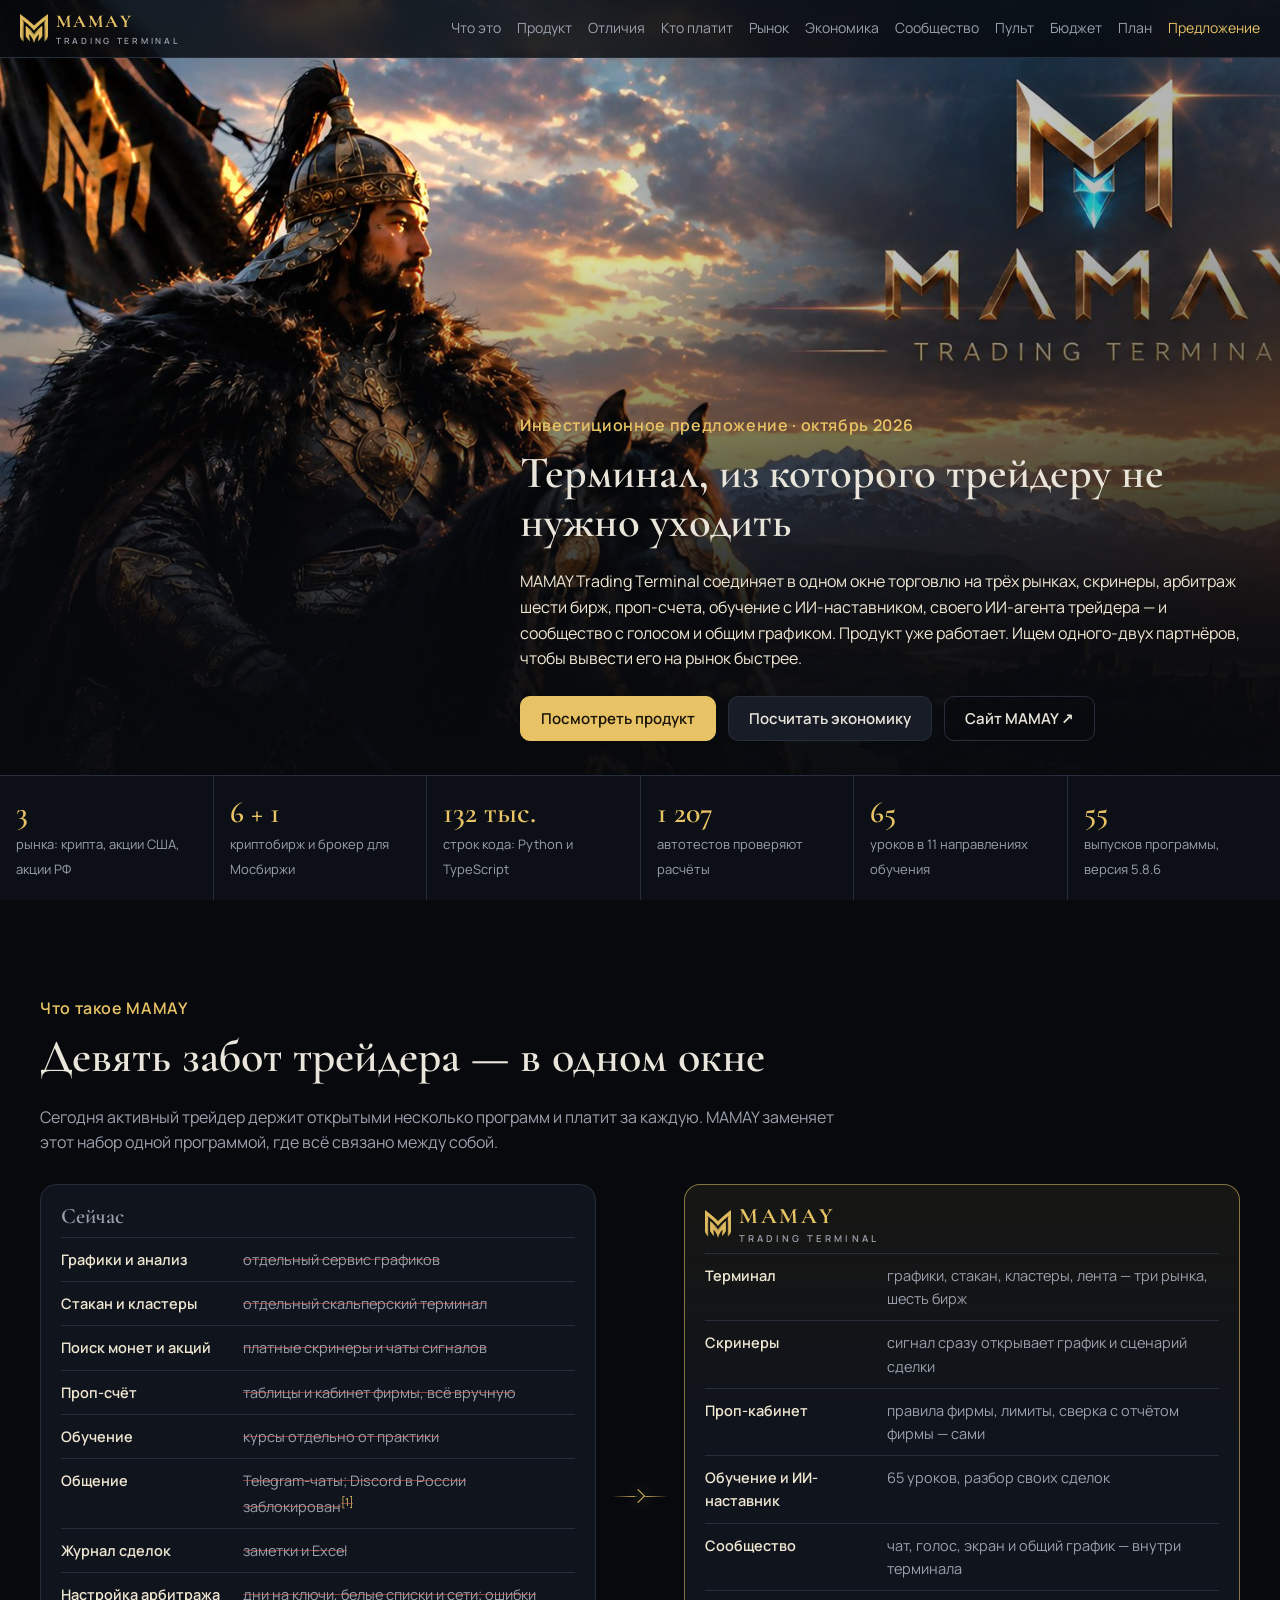
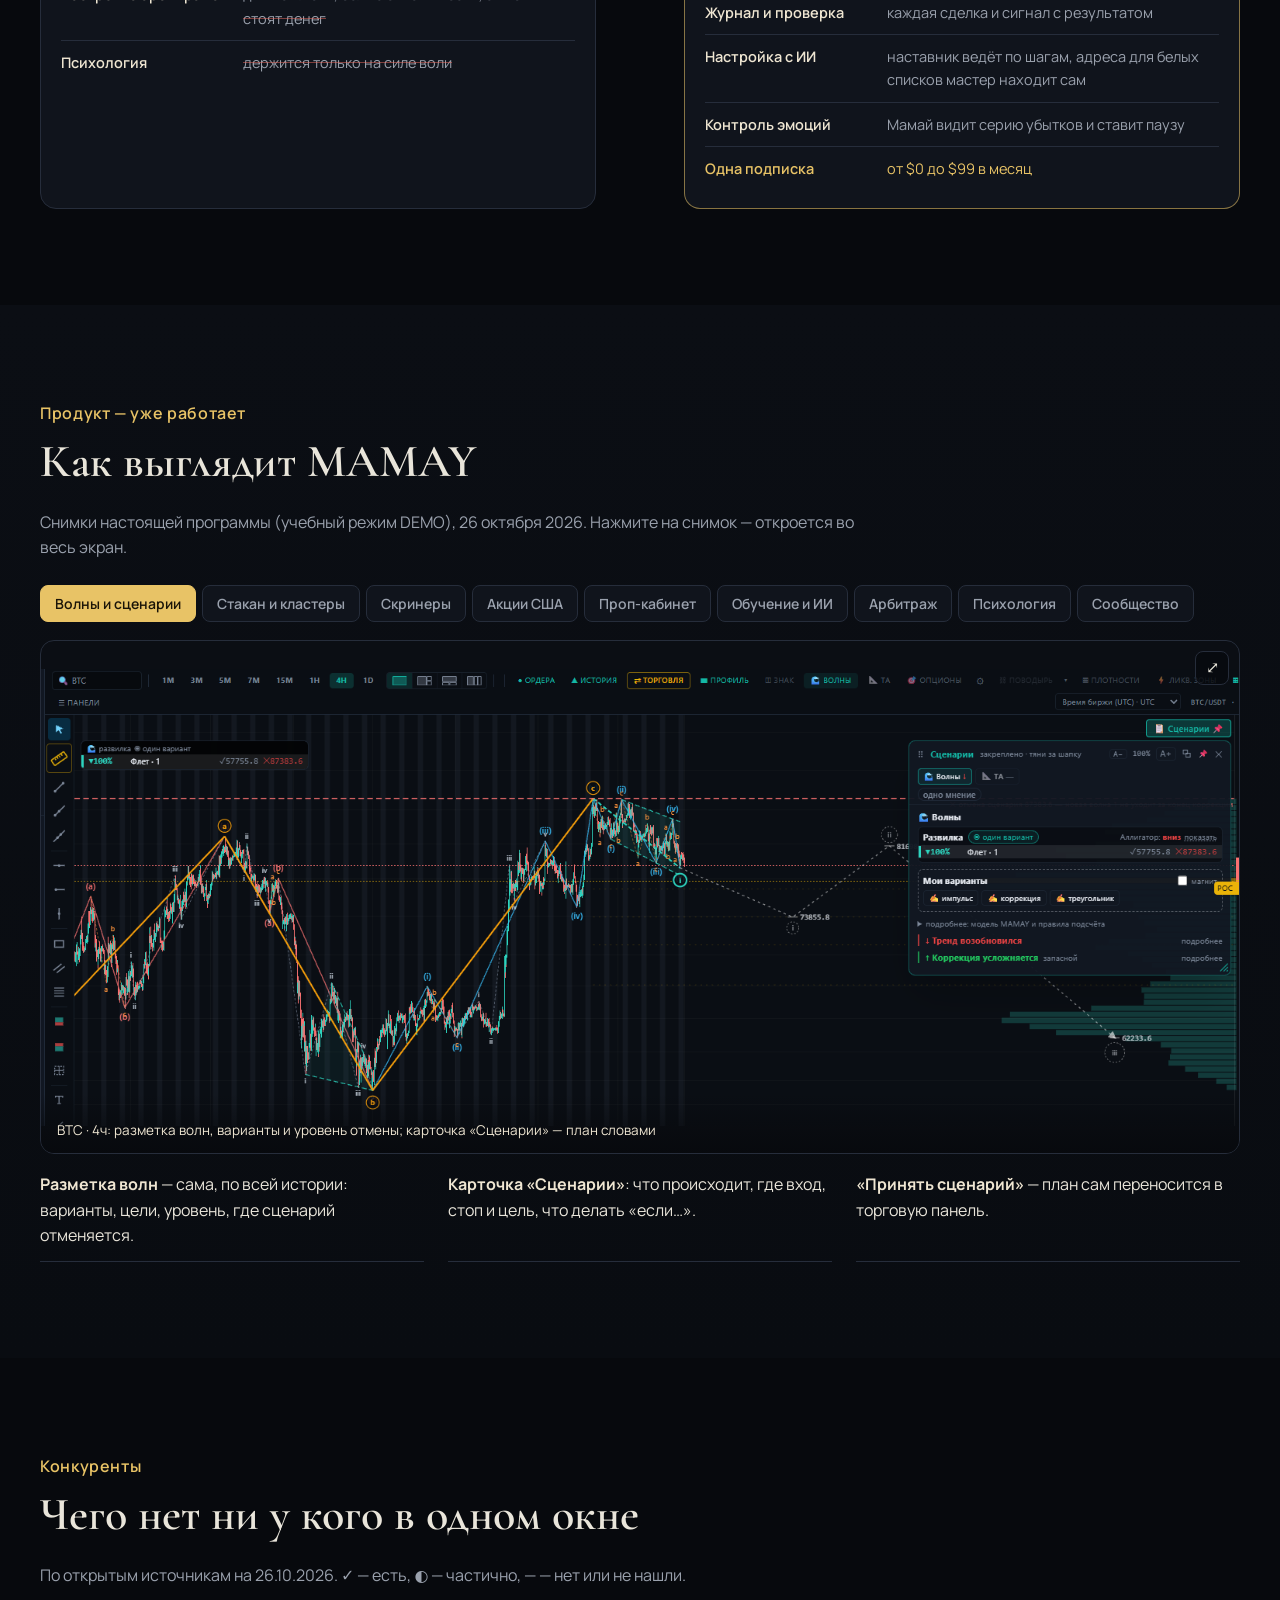
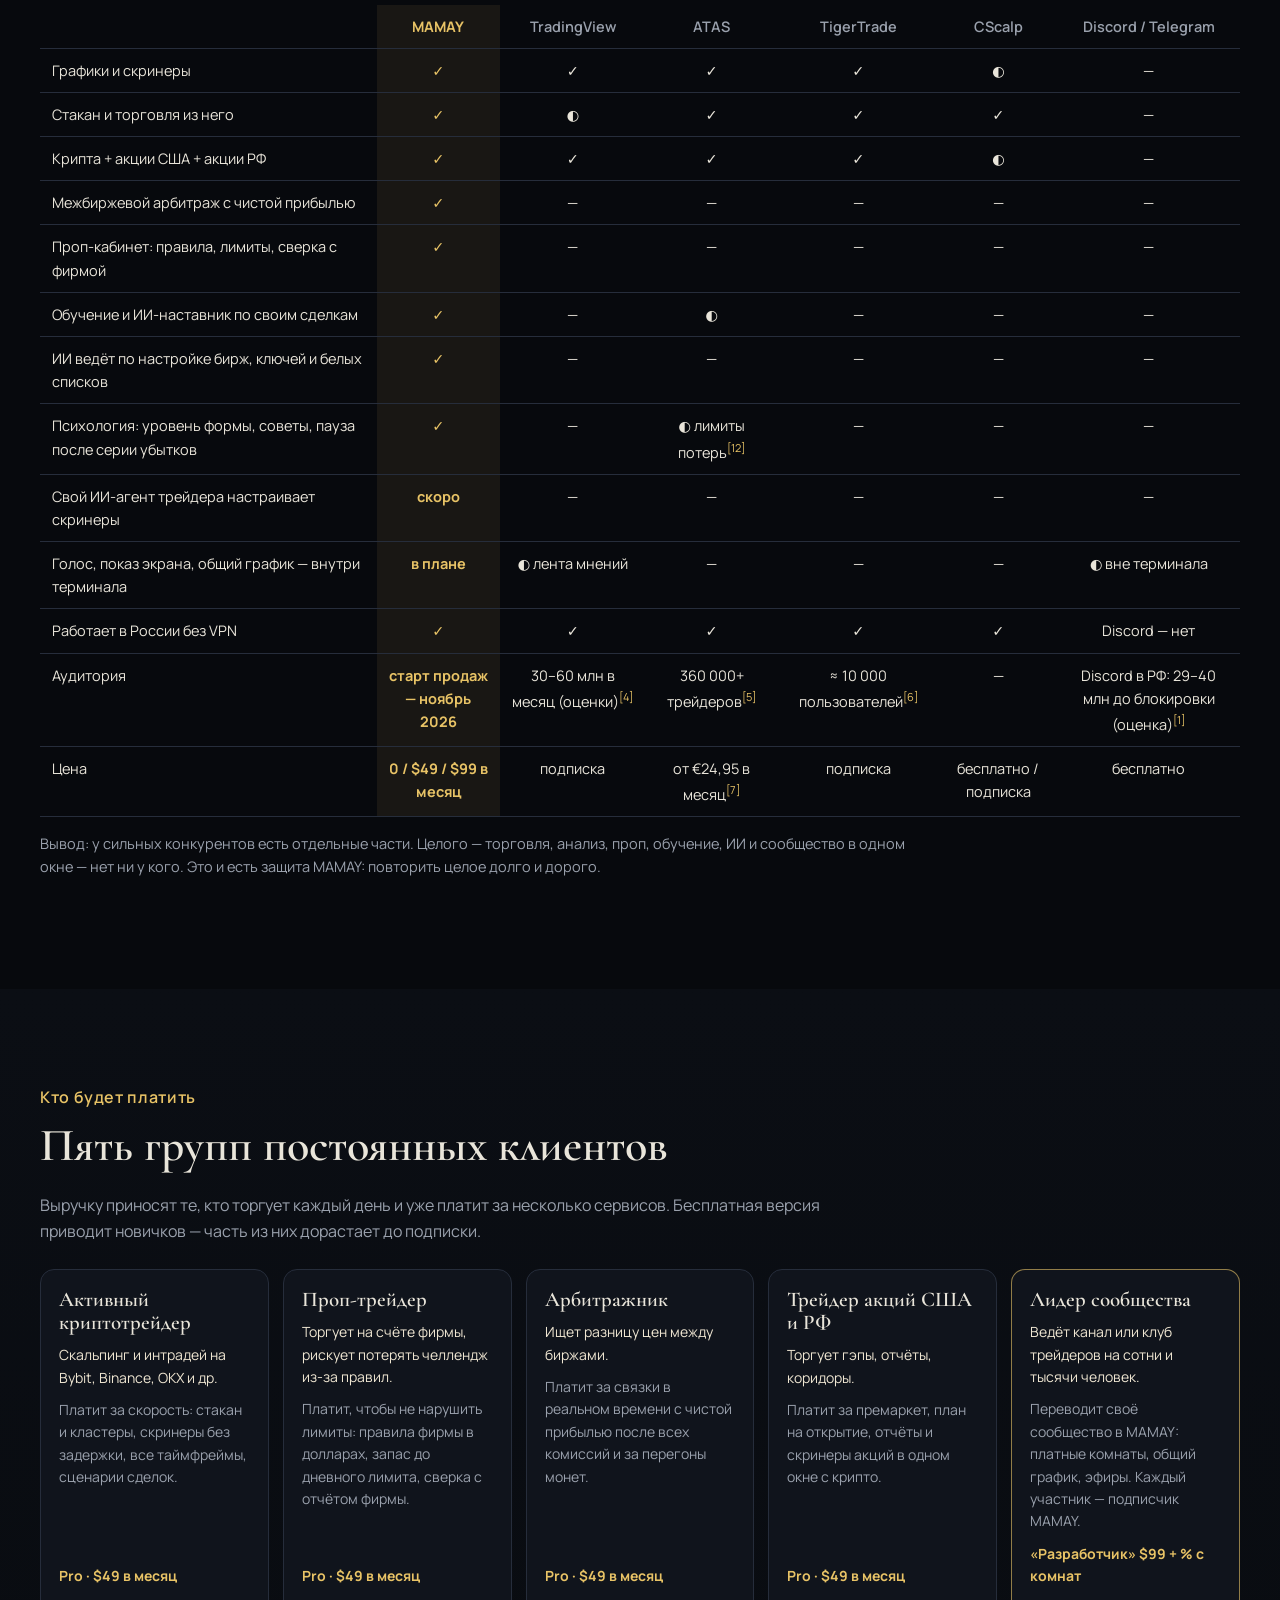
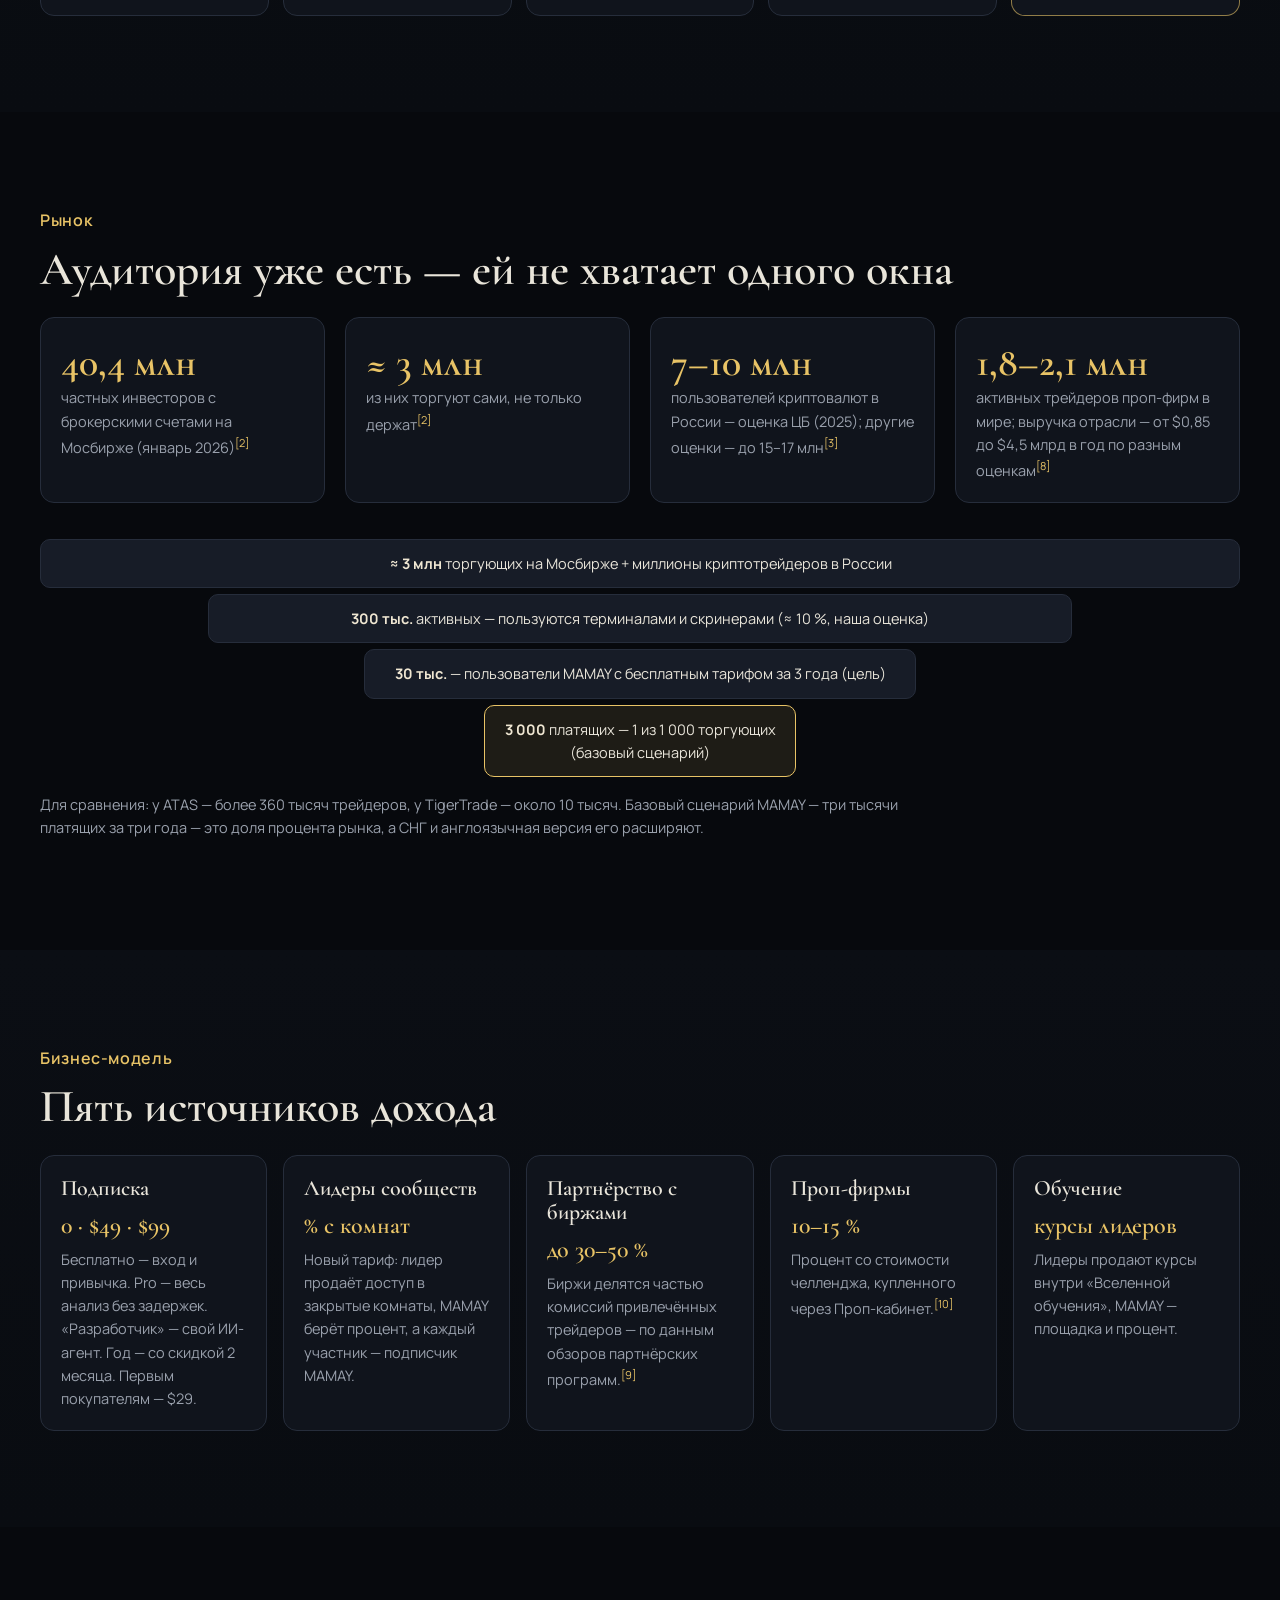
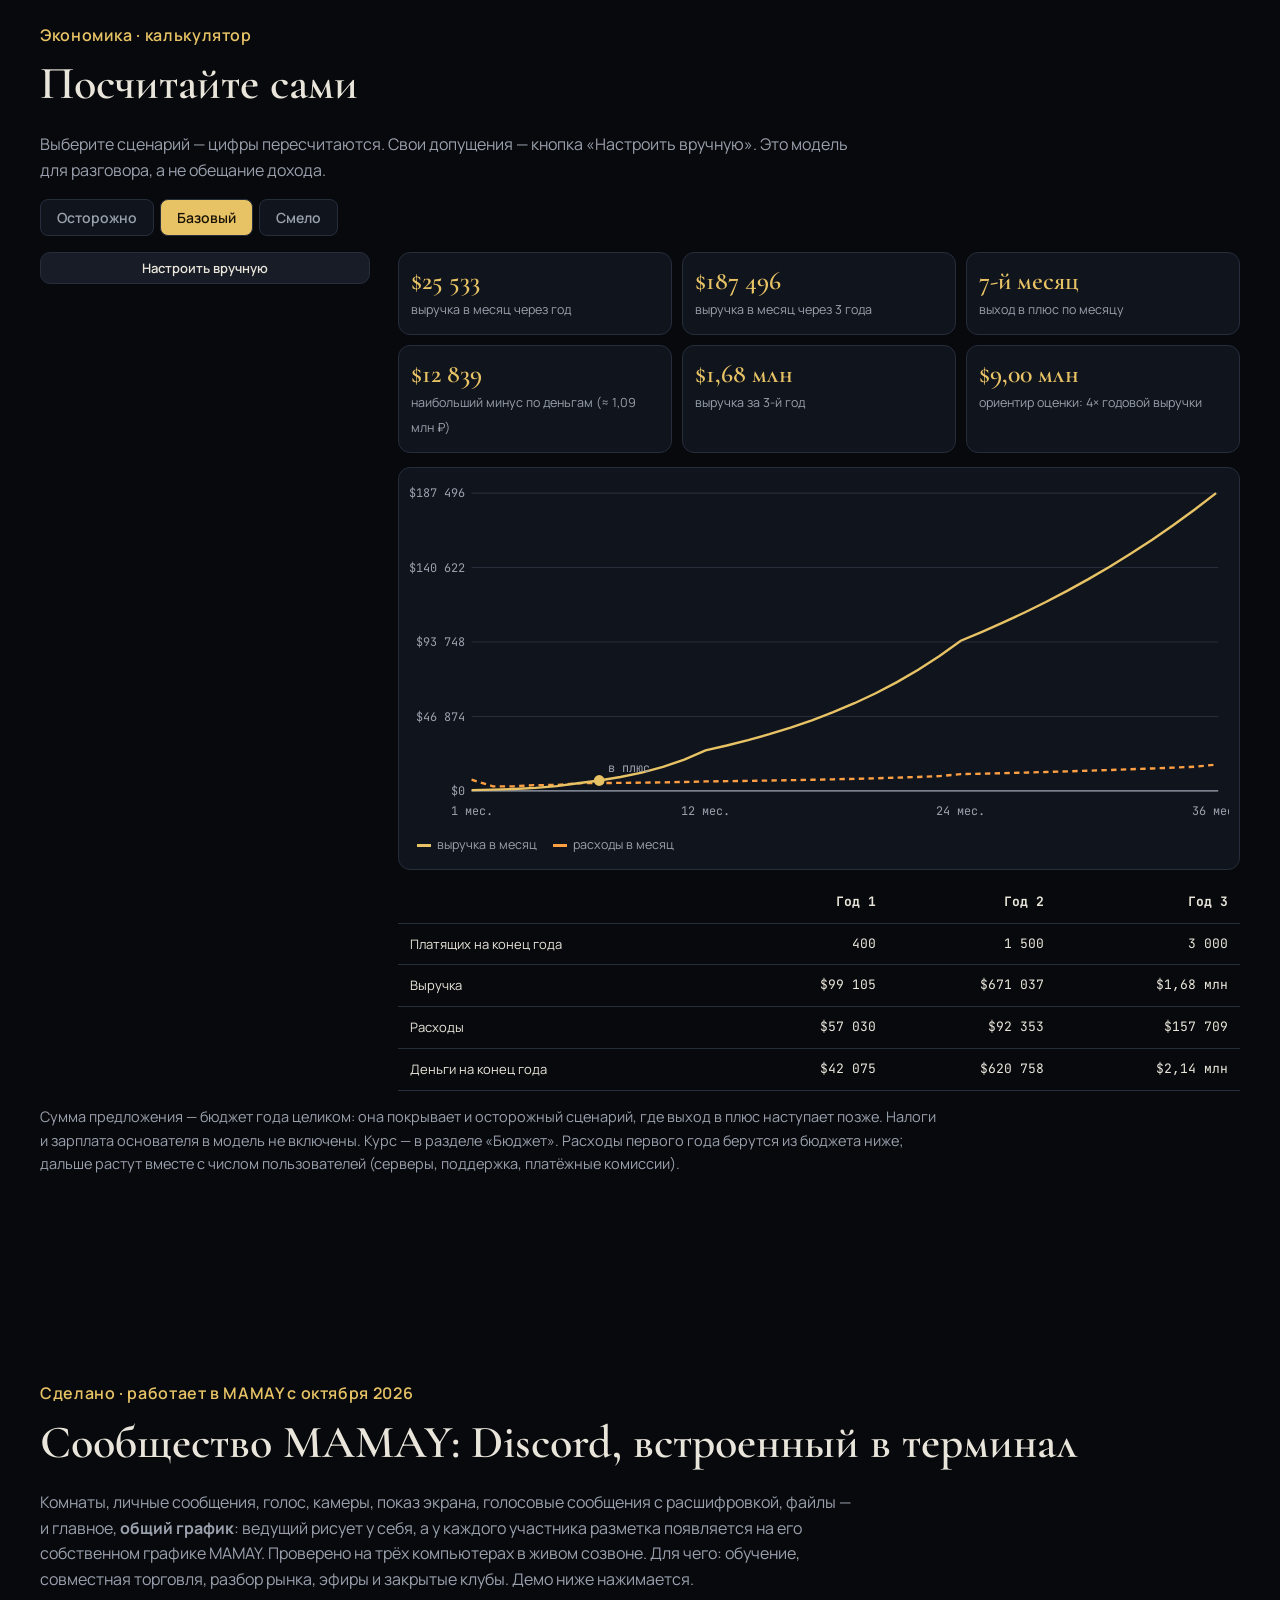
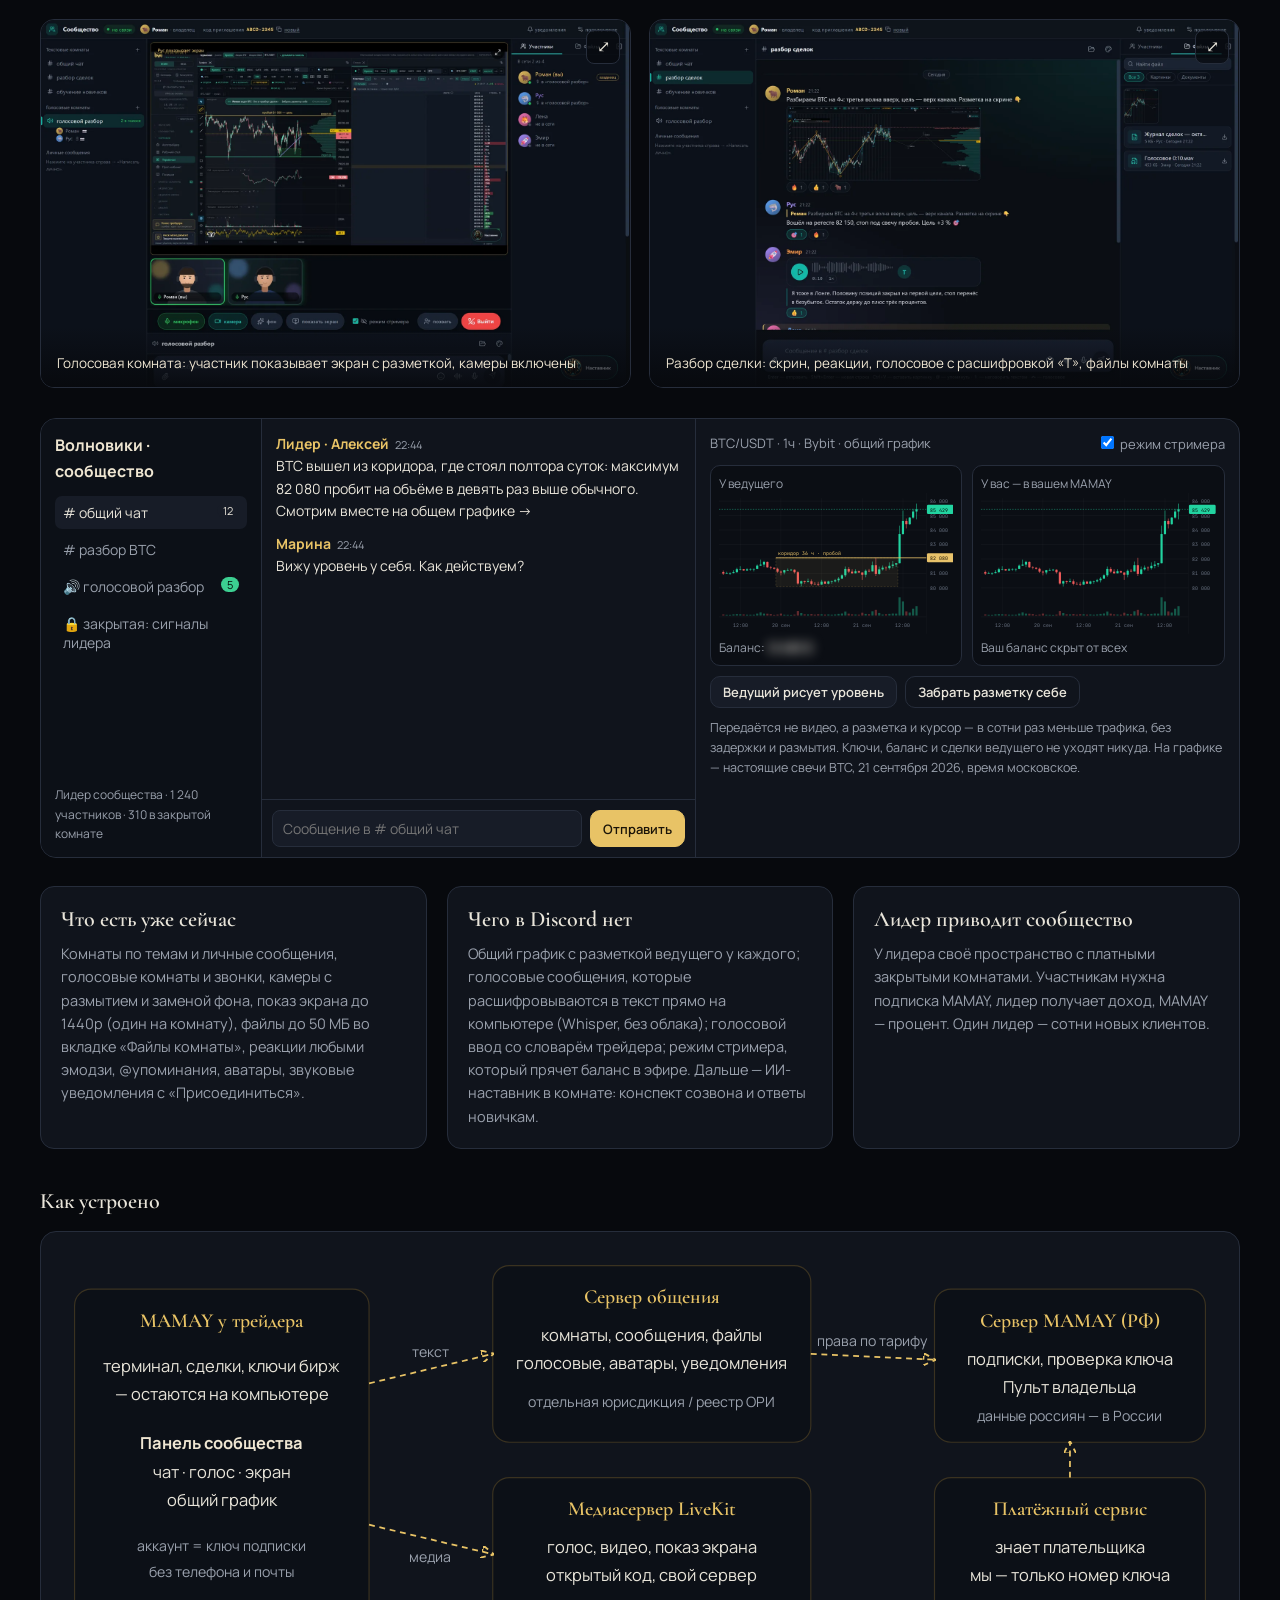
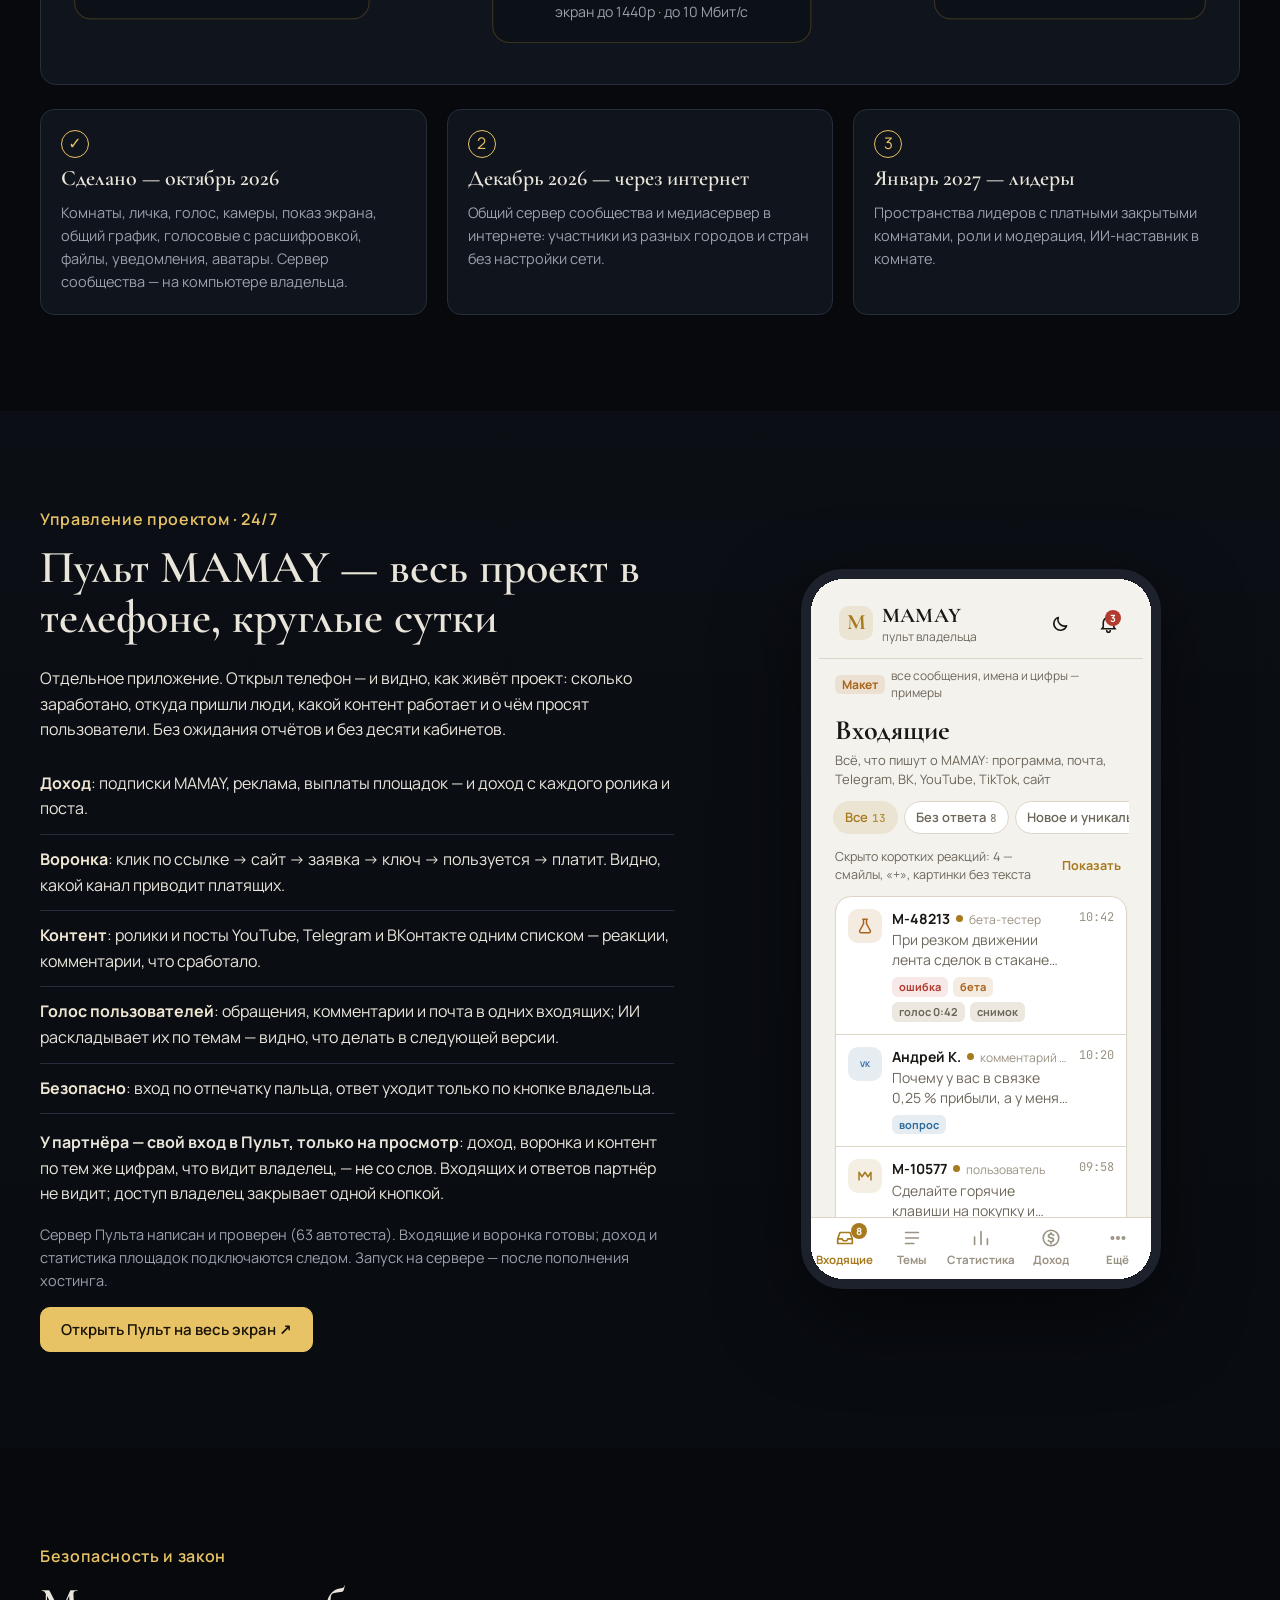
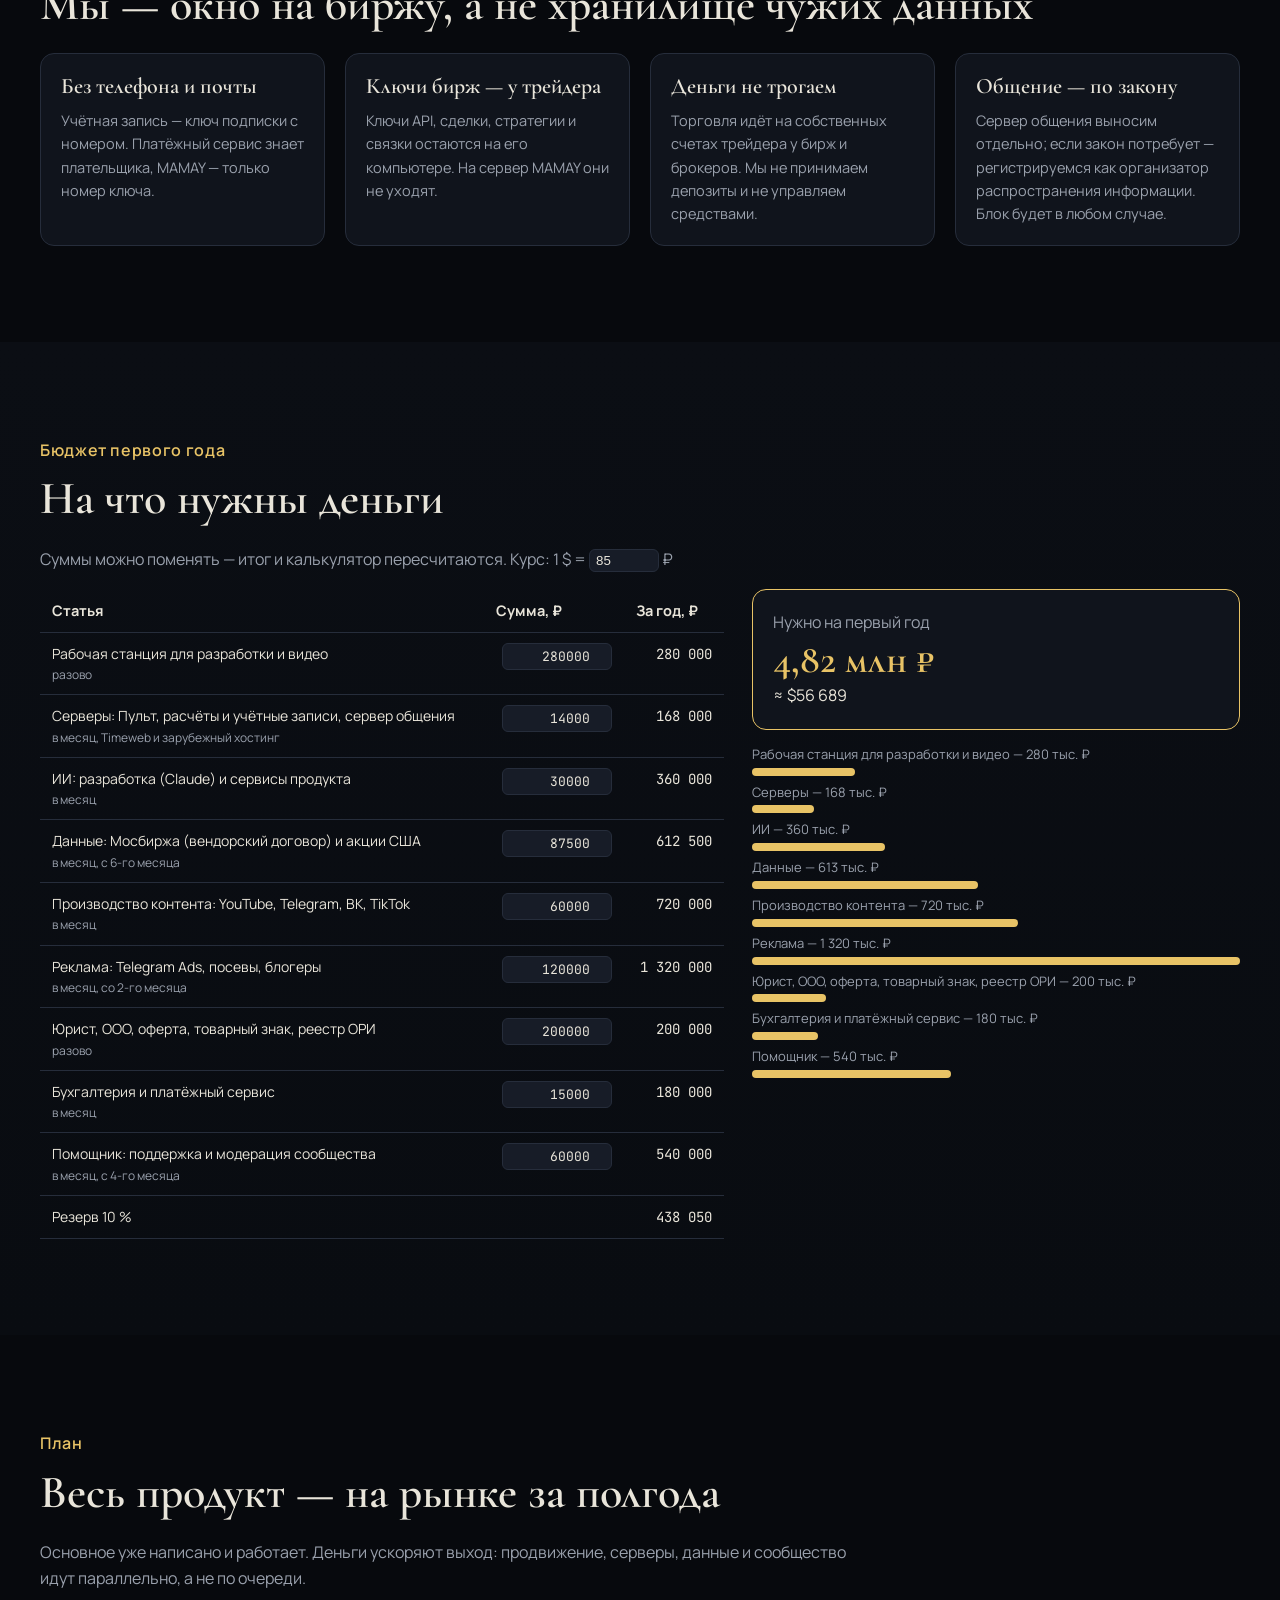
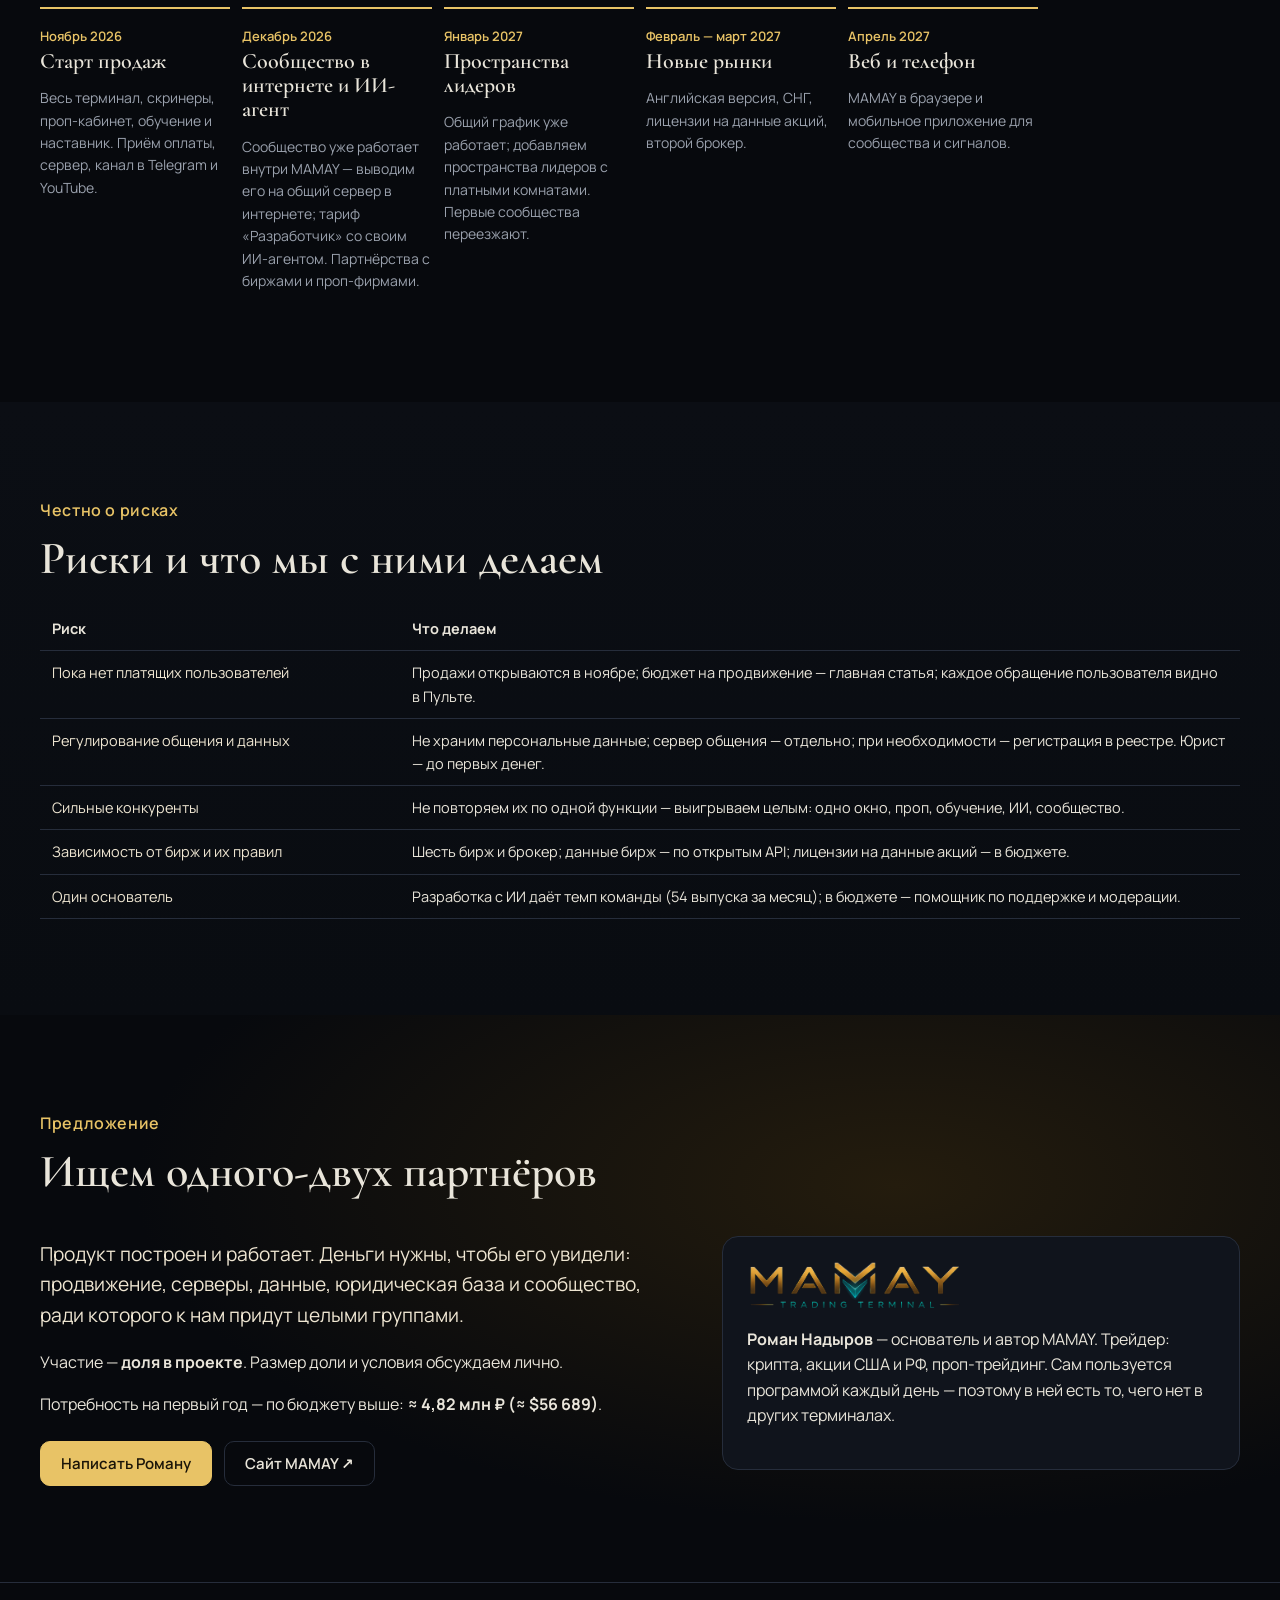
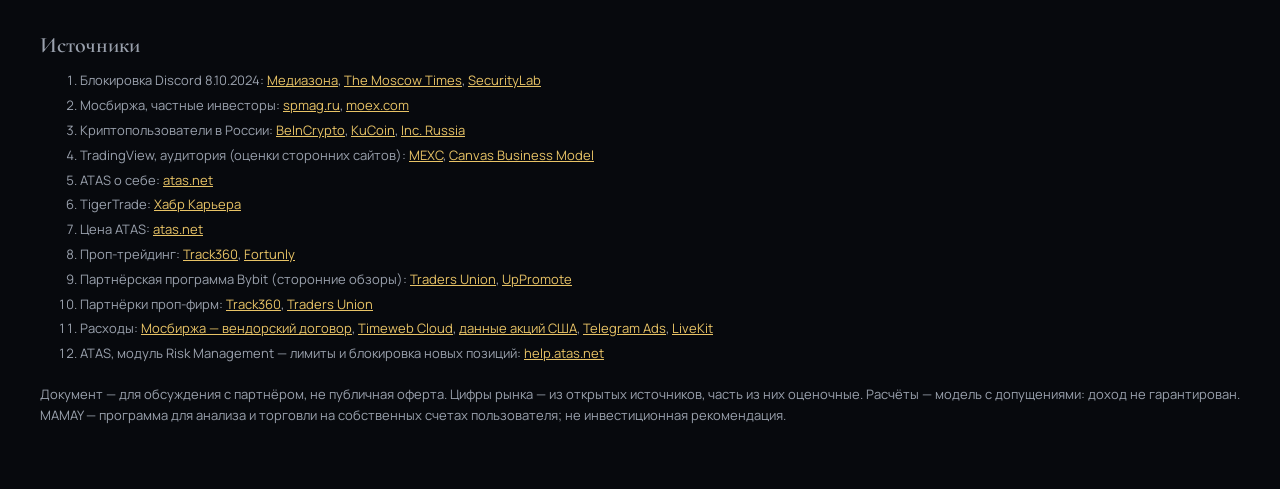
<file: site/p-c85b264c6b/index.html>
<!doctype html>
<html lang="ru">
<head>
<meta charset="utf-8">
<meta name="viewport" content="width=device-width, initial-scale=1">
<meta name="robots" content="noindex, nofollow">
<title>MAMAY Trading Terminal — инвестиционное предложение</title>
<link rel="icon" href="../assets/favicon.png">
<link rel="preconnect" href="https://fonts.googleapis.com">
<link rel="preconnect" href="https://fonts.gstatic.com" crossorigin>
<link href="https://fonts.googleapis.com/css2?family=Cormorant+Garamond:wght@500;600;700&family=Manrope:wght@400;500;600;700&family=JetBrains+Mono:wght@400;600&display=swap" rel="stylesheet">
<link rel="stylesheet" href="style.css?v=16">
</head>
<body>

<header class="nav" id="nav">
  <a class="nav-brand" href="#top" aria-label="MAMAY Trading Terminal"><img src="../assets/logo.png" alt=""><span class="brand-t"><b>MAMAY</b><i>Trading Terminal</i></span></a>
  <nav class="nav-links">
    <a href="#what">Что это</a><a href="#product">Продукт</a><a href="#compare">Отличия</a><a href="#who">Кто платит</a>
    <a href="#market">Рынок</a><a href="#model">Экономика</a><a href="#community">Сообщество</a><a href="#pult">Пульт</a><a href="#budget">Бюджет</a><a href="#plan">План</a><a href="#offer" class="nav-cta">Предложение</a>
  </nav>
  <button class="nav-burger" aria-label="Меню" onclick="document.body.classList.toggle('menu-open')">☰</button>
</header>
<section class="hero" id="top">
  <div class="hero-bg" style="background-image:url(../assets/brand/banner.jpg)"></div>
  <div class="hero-shade"></div>
  <div class="hero-in">
    <p class="kicker">Инвестиционное предложение · октябрь 2026</p>
    <h1>Терминал, из которого трейдеру не нужно уходить</h1>
    <p class="lead">MAMAY Trading Terminal соединяет в одном окне торговлю на трёх рынках, скринеры, арбитраж шести бирж, проп-счета, обучение с ИИ-наставником, своего ИИ-агента трейдера — и сообщество с голосом и общим графиком. Продукт уже работает. Ищем одного-двух партнёров, чтобы вывести его на рынок быстрее.</p>
    <div class="hero-cta">
      <a class="btn gold" href="#product">Посмотреть продукт</a>
      <a class="btn" href="#model">Посчитать экономику</a>
      <a class="btn ghost" href="https://rgnadyrov-commits.github.io/Mamay/" target="_blank" rel="noopener">Сайт MAMAY ↗</a>
    </div>
  </div>
  <div class="stats">
    <div><b>3</b><span>рынка: крипта, акции США, акции РФ</span></div>
    <div><b>6 + 1</b><span>криптобирж и брокер для Мосбиржи</span></div>
    <div><b>132 тыс.</b><span>строк кода: Python и TypeScript</span></div>
    <div><b>1 207</b><span>автотестов проверяют расчёты</span></div>
    <div><b>65</b><span>уроков в 11 направлениях обучения</span></div>
    <div><b>55</b><span>выпусков программы, версия 5.8.6</span></div>
  </div>
</section>
<section class="sec" id="what">
  <div class="wrap">
    <p class="kicker">Что такое MAMAY</p>
    <h2>Девять забот трейдера — в одном окне</h2>
    <p class="sub">Сегодня активный трейдер держит открытыми несколько программ и платит за каждую. MAMAY заменяет этот набор одной программой, где всё связано между собой.</p>
    <div class="ba">
      <div class="ba-col was">
        <div class="ba-h">Сейчас</div>
        <div class="ba-row"><b>Графики и анализ</b><span>отдельный сервис графиков</span></div>
        <div class="ba-row"><b>Стакан и кластеры</b><span>отдельный скальперский терминал</span></div>
        <div class="ba-row"><b>Поиск монет и акций</b><span>платные скринеры и чаты сигналов</span></div>
        <div class="ba-row"><b>Проп-счёт</b><span>таблицы и кабинет фирмы, всё вручную</span></div>
        <div class="ba-row"><b>Обучение</b><span>курсы отдельно от практики</span></div>
        <div class="ba-row"><b>Общение</b><span>Telegram-чаты; Discord в России заблокирован<sup><a href="#src-discord">[1]</a></sup></span></div>
        <div class="ba-row"><b>Журнал сделок</b><span>заметки и Excel</span></div>
        <div class="ba-row"><b>Настройка арбитража</b><span>дни на ключи, белые списки и сети; ошибки стоят денег</span></div>
        <div class="ba-row"><b>Психология</b><span>держится только на силе воли</span></div>
      </div>
      <div class="ba-arrow" aria-hidden="true"><span></span></div>
      <div class="ba-col now">
        <div class="ba-h"><img src="../assets/logo.png" alt=""><span class="brand-t"><b>MAMAY</b><i>Trading Terminal</i></span></div>
        <div class="ba-row"><b>Терминал</b><span>графики, стакан, кластеры, лента — три рынка, шесть бирж</span></div>
        <div class="ba-row"><b>Скринеры</b><span>сигнал сразу открывает график и сценарий сделки</span></div>
        <div class="ba-row"><b>Проп-кабинет</b><span>правила фирмы, лимиты, сверка с отчётом фирмы — сами</span></div>
        <div class="ba-row"><b>Обучение и ИИ-наставник</b><span>65 уроков, разбор своих сделок</span></div>
        <div class="ba-row"><b>Сообщество</b><span>чат, голос, экран и общий график — внутри терминала</span></div>
        <div class="ba-row"><b>Журнал и проверка</b><span>каждая сделка и сигнал с результатом</span></div>
        <div class="ba-row"><b>Настройка с ИИ</b><span>наставник ведёт по шагам, адреса для белых списков мастер находит сам</span></div>
        <div class="ba-row"><b>Контроль эмоций</b><span>Мамай видит серию убытков и ставит паузу</span></div>
        <div class="ba-row gold"><b>Одна подписка</b><span>от $0 до $99 в месяц</span></div>
      </div>
    </div>
  </div>
</section>

<section class="sec dark" id="product">
  <div class="wrap">
    <p class="kicker">Продукт — уже работает</p>
    <h2>Как выглядит MAMAY</h2>
    <p class="sub">Снимки настоящей программы (учебный режим DEMO), 26 октября 2026. Нажмите на снимок — откроется во весь экран.</p>
    <div class="tabs" role="tablist" id="ptabs"><button class=on data-t="0">Волны и сценарии</button><button data-t="1">Стакан и кластеры</button><button data-t="2">Скринеры</button><button data-t="3">Акции США</button><button data-t="4">Проп-кабинет</button><button data-t="5">Обучение и ИИ</button><button data-t="6">Арбитраж</button><button data-t="7">Психология</button><button data-t="8">Сообщество</button></div>
    <div class="panes" id="ppanes"><div class="pane on"><figure class="shot" data-n="2"><img src="media/s-waves.png" alt="Разметка волн на графике BTC и карточка сценариев" loading="lazy" class=on><img src="media/s-scenarios.png" alt="Разметка волн на графике BTC и карточка сценариев" loading="lazy"><figcaption>BTC · 4ч: разметка волн, варианты и уровень отмены; карточка «Сценарии» — план словами</figcaption><button class="zoom" aria-label="Во весь экран">⤢</button></figure><ul class="pts"><li><b>Разметка волн</b> — сама, по всей истории: варианты, цели, уровень, где сценарий отменяется.</li><li><b>Карточка «Сценарии»</b>: что происходит, где вход, стоп и цель, что делать «если…».</li><li><b>«Принять сценарий»</b> — план сам переносится в торговую панель.</li></ul></div><div class="pane"><figure class="shot" data-n="1"><img src="media/s-dom.png" alt="Кластеры, лента и стакан BTC" loading="lazy" class=on><figcaption>BTC: кластеры по минутам, крупные сделки ленты и стакан с объёмами в долларах</figcaption><button class="zoom" aria-label="Во весь экран">⤢</button></figure><ul class="pts"><li><b>Кластеры, лента, стакан</b> — с объединением по биржам.</li><li><b>Торговля из стакана</b>: заявка кликом, стоп и цель сразу, безубыток с учётом комиссий, горячие клавиши.</li><li><b>Защиты</b>: проверка объёма, ликвидация против стопа, режим DEMO одним переключателем.</li></ul></div><div class="pane"><figure class="shot" data-n="1"><img src="media/s-scanner.png" alt="Таблица крипто-скринера" loading="lazy" class=on><figcaption>Крипто-скринер: монеты, которые прошли отбор, с оценкой и метриками</figcaption><button class="zoom" aria-label="Во весь экран">⤢</button></figure><ul class="pts"><li><b>Скринеры крипты, акций США и РФ</b> — каждый сигнал проверяется на истории.</li><li><b>Сценарий со стопом дальше 10 %</b> MAMAY вообще не предлагает — только разумный риск.</li><li><b>Только инструменты проп-счёта</b> — один переключатель.</li></ul></div><div class="pane"><figure class="shot" data-n="2"><img src="media/s-earn-list.png" alt="Скринер «Отчёты»: кто отчитывается и чего ждут аналитики" loading="lazy" class=on><img src="media/s-earn-react.png" alt="PayPal: ожидания аналитиков и реакция на прошлые отчёты" loading="lazy"><figcaption>Скринер «Отчёты»: кто отчитывается в ближайшие дни — и как бумага вела себя на прошлых восьми отчётах</figcaption><button class="zoom" aria-label="Во весь экран">⤢</button></figure><ul class="pts"><li><b>Сезон отчётов</b>: кто отчитывается, чего ждут аналитики, обычная реакция бумаги и ожидаемый размах дня.</li><li><b>История реакций</b>: гэп, ход от открытия до закрытия и итог дня на каждом прошлом отчёте. PayPal: прибыль выше ожиданий 7 раз из 8, а в плюс закрылась лишь 3 раза.</li><li><b>Премаркет, план на открытие, коридоры, флаги, импульсы</b>; Мосбиржа — премаркет, коридоры, флаги, волны.</li></ul></div><div class="pane"><figure class="shot" data-n="2"><img src="media/s-prop-firms.png" alt="Справочник проп-фирм и кривая капитала счёта" loading="lazy" class=on><img src="media/s-prop.png" alt="Справочник проп-фирм и кривая капитала счёта" loading="lazy"><figcaption>Справочник проп-фирм: правила в долларах и схема лимитов; счёт: баланс, прибыль, комиссии, кривая</figcaption><button class="zoom" aria-label="Во весь экран">⤢</button></figure><ul class="pts"><li><b>9 проп-фирм для России и СНГ</b>: кто принимает из вашей страны, правила словами и в долларах.</li><li><b>Сделки, позиции и баланс</b> приходят из терминала фирмы сами — расширение браузера только читает страницу.</li><li><b>Комиссии до цента</b>, как в отчёте фирмы; дневной лимит — по дню фирмы.</li></ul></div><div class="pane"><figure class="shot" data-n="1"><img src="media/s-academy.png" alt="Вселенная обучения и наставник" loading="lazy" class=on><figcaption>«Вселенная обучения»: уроки по уровням, словарь урока и ИИ-наставник справа</figcaption><button class="zoom" aria-label="Во весь экран">⤢</button></figure><ul class="pts"><li><b>65 уроков</b> в 11 направлениях — от нуля до алготрейдинга.</li><li><b>Наставник</b> работает с ИИ трейдера (Claude, ChatGPT, Gemini и др.) и разбирает его сделки.</li><li><b>Свой ИИ-агент</b> (тариф «Разработчик») настраивает скринеры под стратегию — MAMAY проверяет.</li></ul></div><div class="pane"><figure class="shot" data-n="2"><img src="../assets/shots/scanner.webp" alt="Арбитраж между биржами" loading="lazy" class=on><img src="../assets/shots/transfers.webp" alt="Арбитраж между биржами" loading="lazy"><figcaption>Связки между биржами с чистой прибылью и перегоны монет</figcaption><button class="zoom" aria-label="Во весь экран">⤢</button></figure><ul class="pts"><li><b>Межбиржевой арбитраж</b>: funding, спот-перп, перп-перп — прибыль после всех комиссий.</li><li><b>Перегоны монет</b> между биржами с проверкой каждого шага.</li><li><b>Настройка с ИИ</b>: наставник ведёт по ключам, правам и белым спискам на шести биржах; адреса мастер находит сам, ключи в ИИ не уходят.</li><li><b>Спред — ещё не прибыль</b>: MAMAY считает, сколько останется.</li></ul></div><div class="pane"><figure class="shot" data-n="1"><img src="media/s-psy.png" alt="Состояние трейдера: уровень формы, показатели, совет" loading="lazy" class=on><figcaption>«Состояние трейдера»: уровень формы по сделкам, показатели и совет Мамая</figcaption><button class="zoom" aria-label="Во весь экран">⤢</button></figure><ul class="pts"><li><b>Форма по фактам</b>: серия убытков, убыток за день, недельный риск-бюджет, объём против обычного — четыре уровня, от «Оптимума» до «Критического».</li><li><b>Жёсткий режим</b>: в «Критическом» новые входы закрыты на 1–5 часов или до следующей сессии; в «Риске» не пройдёт вход крупнее обычного.</li><li><b>Удержание</b>: трейдер, которого MAMAY уберёг от слива депозита, остаётся с MAMAY и продлевает подписку.</li></ul></div><div class="pane"><figure class="shot" data-n="4"><img src="media/c-voice.webp" alt="Голосовая комната: показ экрана с графиком BTC и камеры участников" loading="lazy" class=on><img src="media/c-chat.webp" alt="Разбор сделки в комнате: снимок графика, реакции, голосовое с расшифровкой, файлы" loading="lazy"><img src="media/c-chart.webp" alt="Общий график: разметка ведущего у участника" loading="lazy"><img src="media/c-notify.webp" alt="Аватары и уведомления «зовут в голос»" loading="lazy"><figcaption>«Сообщество» в MAMAY: голосовая комната с показом экрана, разбор сделки, общий график, уведомления и аватары</figcaption><button class="zoom" aria-label="Во весь экран">⤢</button></figure><ul class="pts"><li><b>Свой «Дискорд» в терминале</b>: комнаты, личные сообщения, голос, камеры с заменой фона, показ экрана до 1440p — трейдеру не нужны Zoom, Discord и Telegram.</li><li><b>Общий график</b>: ведущий размечает — разметка появляется у каждого на его собственном графике. Такого нет ни в одном мессенджере.</li><li><b>Голосовые сообщения и голосовой ввод</b> с расшифровкой прямо на компьютере (Whisper), файлы до 50 МБ, реакции, аватары, звуковые уведомления.</li></ul></div></div>
  </div>
</section>

<section class="sec" id="compare">
  <div class="wrap">
    <p class="kicker">Конкуренты</p>
    <h2>Чего нет ни у кого в одном окне</h2>
    <p class="sub">По открытым источникам на 26.10.2026. ✓ — есть, ◐ — частично, — — нет или не нашли.</p>
    <div class="tbl-wrap">
      <table class="cmp">
        <thead><tr><th></th><th class="me">MAMAY</th><th>TradingView</th><th>ATAS</th><th>TigerTrade</th><th>CScalp</th><th>Discord / Telegram</th></tr></thead>
        <tbody>
          <tr><td>Графики и скринеры</td><td class="me">✓</td><td>✓</td><td>✓</td><td>✓</td><td>◐</td><td>—</td></tr>
          <tr><td>Стакан и торговля из него</td><td class="me">✓</td><td>◐</td><td>✓</td><td>✓</td><td>✓</td><td>—</td></tr>
          <tr><td>Крипта + акции США + акции РФ</td><td class="me">✓</td><td>✓</td><td>✓</td><td>✓</td><td>◐</td><td>—</td></tr>
          <tr><td>Межбиржевой арбитраж с чистой прибылью</td><td class="me">✓</td><td>—</td><td>—</td><td>—</td><td>—</td><td>—</td></tr>
          <tr><td>Проп-кабинет: правила, лимиты, сверка с фирмой</td><td class="me">✓</td><td>—</td><td>—</td><td>—</td><td>—</td><td>—</td></tr>
          <tr><td>Обучение и ИИ-наставник по своим сделкам</td><td class="me">✓</td><td>—</td><td>◐</td><td>—</td><td>—</td><td>—</td></tr>
          <tr><td>ИИ ведёт по настройке бирж, ключей и белых списков</td><td class="me">✓</td><td>—</td><td>—</td><td>—</td><td>—</td><td>—</td></tr>
          <tr><td>Психология: уровень формы, советы, пауза после серии убытков</td><td class="me">✓</td><td>—</td><td>◐ лимиты потерь<sup><a href="#src-atas-risk">[12]</a></sup></td><td>—</td><td>—</td><td>—</td></tr>
          <tr><td>Свой ИИ-агент трейдера настраивает скринеры</td><td class="me">скоро</td><td>—</td><td>—</td><td>—</td><td>—</td><td>—</td></tr>
          <tr><td>Голос, показ экрана, общий график — внутри терминала</td><td class="me">в плане</td><td>◐ лента мнений</td><td>—</td><td>—</td><td>—</td><td>◐ вне терминала</td></tr>
          <tr><td>Работает в России без VPN</td><td class="me">✓</td><td>✓</td><td>✓</td><td>✓</td><td>✓</td><td>Discord — нет</td></tr>
          <tr><td>Аудитория</td><td class="me">старт продаж — ноябрь 2026</td><td>30–60 млн в месяц (оценки)<sup><a href="#src-tv">[4]</a></sup></td><td>360 000+ трейдеров<sup><a href="#src-atas">[5]</a></sup></td><td>≈ 10 000 пользователей<sup><a href="#src-tiger">[6]</a></sup></td><td>—</td><td>Discord в РФ: 29–40 млн до блокировки (оценка)<sup><a href="#src-discord">[1]</a></sup></td></tr>
          <tr><td>Цена</td><td class="me">0 / $49 / $99 в месяц</td><td>подписка</td><td>от €24,95 в месяц<sup><a href="#src-atas-price">[7]</a></sup></td><td>подписка</td><td>бесплатно / подписка</td><td>бесплатно</td></tr>
        </tbody>
      </table>
    </div>
    <p class="note">Вывод: у сильных конкурентов есть отдельные части. Целого — торговля, анализ, проп, обучение, ИИ и сообщество в одном окне — нет ни у кого. Это и есть защита MAMAY: повторить целое долго и дорого.</p>
  </div>
</section>
<section class="sec dark" id="who">
  <div class="wrap">
    <p class="kicker">Кто будет платить</p>
    <h2>Пять групп постоянных клиентов</h2>
    <p class="sub">Выручку приносят те, кто торгует каждый день и уже платит за несколько сервисов. Бесплатная версия приводит новичков — часть из них дорастает до подписки.</p>
    <div class="who-grid">
      <div class="who-c"><h3>Активный криптотрейдер</h3><p class="w-why">Скальпинг и интрадей на Bybit, Binance, OKX и др.</p><p>Платит за скорость: стакан и кластеры, скринеры без задержки, все таймфреймы, сценарии сделок.</p><p class="w-pay">Pro · $49 в месяц</p></div>
      <div class="who-c"><h3>Проп-трейдер</h3><p class="w-why">Торгует на счёте фирмы, рискует потерять челлендж из-за правил.</p><p>Платит, чтобы не нарушить лимиты: правила фирмы в долларах, запас до дневного лимита, сверка с отчётом фирмы.</p><p class="w-pay">Pro · $49 в месяц</p></div>
      <div class="who-c"><h3>Арбитражник</h3><p class="w-why">Ищет разницу цен между биржами.</p><p>Платит за связки в реальном времени с чистой прибылью после всех комиссий и за перегоны монет.</p><p class="w-pay">Pro · $49 в месяц</p></div>
      <div class="who-c"><h3>Трейдер акций США и РФ</h3><p class="w-why">Торгует гэпы, отчёты, коридоры.</p><p>Платит за премаркет, план на открытие, отчёты и скринеры акций в одном окне с крипто.</p><p class="w-pay">Pro · $49 в месяц</p></div>
      <div class="who-c gold"><h3>Лидер сообщества</h3><p class="w-why">Ведёт канал или клуб трейдеров на сотни и тысячи человек.</p><p>Переводит своё сообщество в MAMAY: платные комнаты, общий график, эфиры. Каждый участник — подписчик MAMAY.</p><p class="w-pay">«Разработчик» $99 + % с комнат</p></div>
    </div>
  </div>
</section>

<section class="sec" id="market">
  <div class="wrap">
    <p class="kicker">Рынок</p>
    <h2>Аудитория уже есть — ей не хватает одного окна</h2>
    <div class="grid4 nums">
      <div><b>40,4 млн</b><p>частных инвесторов с брокерскими счетами на Мосбирже (январь 2026)<sup><a href="#src-moex">[2]</a></sup></p></div>
      <div><b>≈ 3 млн</b><p>из них торгуют сами, не только держат<sup><a href="#src-moex">[2]</a></sup></p></div>
      <div><b>7–10 млн</b><p>пользователей криптовалют в России — оценка ЦБ (2025); другие оценки — до 15–17 млн<sup><a href="#src-crypto">[3]</a></sup></p></div>
      <div><b>1,8–2,1 млн</b><p>активных трейдеров проп-фирм в мире; выручка отрасли — от $0,85 до $4,5 млрд в год по разным оценкам<sup><a href="#src-prop">[8]</a></sup></p></div>
    </div>
    <div class="funnel">
      <div class="fl" style="--w:100%"><b>≈ 3 млн</b> торгующих на Мосбирже + миллионы криптотрейдеров в России</div>
      <div class="fl" style="--w:72%"><b>300 тыс.</b> активных — пользуются терминалами и скринерами (≈ 10 %, наша оценка)</div>
      <div class="fl" style="--w:46%"><b>30 тыс.</b> — пользователи MAMAY с бесплатным тарифом за 3 года (цель)</div>
      <div class="fl gold" style="--w:26%"><b>3 000</b> платящих — 1 из 1 000 торгующих (базовый сценарий)</div>
    </div>
    <p class="note">Для сравнения: у ATAS — более 360 тысяч трейдеров, у TigerTrade — около 10 тысяч. Базовый сценарий MAMAY — три тысячи платящих за три года — это доля процента рынка, а СНГ и англоязычная версия его расширяют.</p>
  </div>
</section>
<section class="sec dark" id="revenue">
  <div class="wrap">
    <p class="kicker">Бизнес-модель</p>
    <h2>Пять источников дохода</h2>
    <div class="grid5">
      <div class="rv"><h3>Подписка</h3><p class="price">0 · $49 · $99</p><p>Бесплатно — вход и привычка. Pro — весь анализ без задержек. «Разработчик» — свой ИИ-агент. Год — со скидкой 2 месяца. Первым покупателям — $29.</p></div>
      <div class="rv"><h3>Лидеры сообществ</h3><p class="price">% с комнат</p><p>Новый тариф: лидер продаёт доступ в закрытые комнаты, MAMAY берёт процент, а каждый участник — подписчик MAMAY.</p></div>
      <div class="rv"><h3>Партнёрство с биржами</h3><p class="price">до 30–50 %</p><p>Биржи делятся частью комиссий привлечённых трейдеров — по данным обзоров партнёрских программ.<sup><a href="#src-bybit">[9]</a></sup></p></div>
      <div class="rv"><h3>Проп-фирмы</h3><p class="price">10–15 %</p><p>Процент со стоимости челленджа, купленного через Проп-кабинет.<sup><a href="#src-propaff">[10]</a></sup></p></div>
      <div class="rv"><h3>Обучение</h3><p class="price">курсы лидеров</p><p>Лидеры продают курсы внутри «Вселенной обучения», MAMAY — площадка и процент.</p></div>
    </div>
  </div>
</section>
<section class="sec" id="model">
  <div class="wrap">
    <p class="kicker">Экономика · калькулятор</p>
    <h2>Посчитайте сами</h2>
    <p class="sub">Выберите сценарий — цифры пересчитаются. Свои допущения — кнопка «Настроить вручную». Это модель для разговора, а не обещание дохода.</p>
    <div class="scen" id="scen"><button data-s="careful">Осторожно</button><button data-s="base" class="on">Базовый</button><button data-s="bold">Смело</button></div>
    <div class="calc">
      <div class="ctrls-wrap"><button class="btn sm" id="manual" aria-expanded="false">Настроить вручную</button><div class="ctrls" id="ctrls" hidden></div></div>
      <div class="out">
        <div class="kpis" id="kpis"></div>
        <div class="chart"><svg id="chart" viewBox="0 0 760 320" aria-label="Выручка, расходы и деньги нарастающим итогом"></svg>
          <div class="legend"><span class="l rev">выручка в месяц</span><span class="l cost">расходы в месяц</span></div></div>
        <div class="tbl-wrap"><table class="yrs" id="yrs"></table></div>
      </div>
    </div>
    <p class="note">Сумма предложения — бюджет года целиком: она покрывает и осторожный сценарий, где выход в плюс наступает позже. Налоги и зарплата основателя в модель не включены. Курс — в разделе «Бюджет». Расходы первого года берутся из бюджета ниже; дальше растут вместе с числом пользователей (серверы, поддержка, платёжные комиссии).</p>
  </div>
</section>
<section class="sec" id="community">
  <div class="wrap">
    <p class="kicker">Сделано · работает в MAMAY с октября 2026</p>
    <h2>Сообщество MAMAY: Discord, встроенный в терминал</h2>
    <p class="sub">Комнаты, личные сообщения, голос, камеры, показ экрана, голосовые сообщения с расшифровкой, файлы — и главное, <b>общий график</b>: ведущий рисует у себя, а у каждого участника разметка появляется на его собственном графике MAMAY. Проверено на трёх компьютерах в живом созвоне. Для чего: обучение, совместная торговля, разбор рынка, эфиры и закрытые клубы. Демо ниже нажимается.</p>

    <div style="display:grid;grid-template-columns:repeat(auto-fit,minmax(320px,1fr));gap:18px;margin:26px 0 30px"><figure class="shot" data-n="1" style="aspect-ratio:16/10"><img src="media/c-voice.webp" alt="Голосовая комната: показ экрана с графиком BTC и камеры участников" loading="lazy" class=on style="object-fit:contain;animation:none"><figcaption>Голосовая комната: участник показывает экран с разметкой, камеры включены</figcaption><button class="zoom" aria-label="Во весь экран">⤢</button></figure><figure class="shot" data-n="1" style="aspect-ratio:16/10"><img src="media/c-chat.webp" alt="Разбор сделки: снимок графика, реакции, голосовое с расшифровкой «Т», файлы комнаты" loading="lazy" class=on style="object-fit:contain;animation:none"><figcaption>Разбор сделки: скрин, реакции, голосовое с расшифровкой «Т», файлы комнаты</figcaption><button class="zoom" aria-label="Во весь экран">⤢</button></figure></div>
    <div class="comm" id="comm">
      <aside class="comm-rooms">
        <div class="cr-h">Волновики · сообщество</div>
        <button class="room on" data-r="0"># общий чат <i>12</i></button>
        <button class="room" data-r="1"># разбор BTC</button>
        <button class="room voice" data-r="2">🔊 голосовой разбор <i class="live">5</i></button>
        <button class="room lock" data-r="3">🔒 закрытая: сигналы лидера</button>
        <div class="cr-f">Лидер сообщества · 1 240 участников · 310 в закрытой комнате</div>
      </aside>
      <div class="comm-chat">
        <div class="cc-feed" id="feed"></div>
        <div class="cc-input"><input id="say" placeholder="Сообщение в # общий чат" aria-label="Сообщение"><button class="btn gold sm" id="send">Отправить</button></div>
      </div>
      <div class="comm-chart">
        <div class="ch-h"><span>BTC/USDT · 1ч · Bybit · общий график</span><label class="sw"><input type="checkbox" id="streamer" checked> режим стримера</label></div>
        <div class="ch-two">
          <div class="ch-pane"><div class="ch-who">У ведущего</div><svg id="leader" viewBox="0 0 300 170" aria-label="График ведущего"></svg><div class="ch-bal" id="balL">Баланс: <b>12 480 $</b></div></div>
          <div class="ch-pane"><div class="ch-who">У вас — в вашем MAMAY</div><svg id="viewer" viewBox="0 0 300 170" aria-label="График участника"></svg><div class="ch-bal">Ваш баланс скрыт от всех</div></div>
        </div>
        <div class="ch-act"><button class="btn sm" id="draw">Ведущий рисует уровень</button><button class="btn sm ghost" id="take">Забрать разметку себе</button></div>
        <p class="ch-note">Передаётся не видео, а разметка и курсор — в сотни раз меньше трафика, без задержки и размытия. Ключи, баланс и сделки ведущего не уходят никуда. На графике — настоящие свечи BTC, 21 сентября 2026, время московское.</p>
      </div>
    </div>

    <div class="grid3 feat">
      <div><h3>Что есть уже сейчас</h3><p>Комнаты по темам и личные сообщения, голосовые комнаты и звонки, камеры с размытием и заменой фона, показ экрана до 1440p (один на комнату), файлы до 50 МБ во вкладке «Файлы комнаты», реакции любыми эмодзи, @упоминания, аватары, звуковые уведомления с «Присоединиться».</p></div>
      <div><h3>Чего в Discord нет</h3><p>Общий график с разметкой ведущего у каждого; голосовые сообщения, которые расшифровываются в текст прямо на компьютере (Whisper, без облака); голосовой ввод со словарём трейдера; режим стримера, который прячет баланс в эфире. Дальше — ИИ-наставник в комнате: конспект созвона и ответы новичкам.</p></div>
      <div><h3>Лидер приводит сообщество</h3><p>У лидера своё пространство с платными закрытыми комнатами. Участникам нужна подписка MAMAY, лидер получает доход, MAMAY — процент. Один лидер — сотни новых клиентов.</p></div>
    </div>

    <h3 class="mt">Как устроено</h3>
    <div class="arch">
      <svg viewBox="0 0 1000 360" role="img" aria-label="Схема устройства сообщества">
        <defs><marker id="ar" viewBox="0 0 10 10" refX="9" refY="5" markerWidth="7" markerHeight="7" orient="auto"><path d="M0,0L10,5L0,10z" fill="#e8c366"/></marker></defs>
        <g class="box"><rect x="20" y="40" width="250" height="280" rx="14"/><text x="145" y="72" class="t">MAMAY у трейдера</text>
          <text x="145" y="110">терминал, сделки, ключи бирж</text><text x="145" y="134">— остаются на компьютере</text>
          <text x="145" y="176" class="g">Панель сообщества</text><text x="145" y="200">чат · голос · экран</text><text x="145" y="224">общий график</text><text x="145" y="262" class="s">аккаунт = ключ подписки</text><text x="145" y="284" class="s">без телефона и почты</text></g>
        <g class="box"><rect x="375" y="20" width="270" height="150" rx="14"/><text x="510" y="52" class="t">Сервер общения</text><text x="510" y="84">комнаты, сообщения, файлы</text><text x="510" y="108">голосовые, аватары, уведомления</text><text x="510" y="140" class="s">отдельная юрисдикция / реестр ОРИ</text></g>
        <g class="box"><rect x="375" y="200" width="270" height="140" rx="14"/><text x="510" y="232" class="t">Медиасервер LiveKit</text><text x="510" y="264">голос, видео, показ экрана</text><text x="510" y="288">открытый код, свой сервер</text><text x="510" y="318" class="s">экран до 1440p · до 10 Мбит/с</text></g>
        <g class="box"><rect x="750" y="40" width="230" height="130" rx="14"/><text x="865" y="72" class="t">Сервер MAMAY (РФ)</text><text x="865" y="104">подписки, проверка ключа</text><text x="865" y="128">Пульт владельца</text><text x="865" y="152" class="s">данные россиян — в России</text></g>
        <g class="box"><rect x="750" y="200" width="230" height="120" rx="14"/><text x="865" y="232" class="t">Платёжный сервис</text><text x="865" y="264">знает плательщика</text><text x="865" y="288">мы — только номер ключа</text></g>
        <path d="M270 120 L375 95" marker-end="url(#ar)"/><path d="M270 240 L375 265" marker-end="url(#ar)"/><path d="M645 95 L750 100" marker-end="url(#ar)"/><path d="M865 200 L865 170" marker-end="url(#ar)"/>
        <text x="322" y="98" class="s">текст</text><text x="322" y="272" class="s">медиа</text><text x="697" y="88" class="s">права по тарифу</text>
      </svg>
    </div>
    <div class="grid3">
      <div class="step"><span>✓</span><h3>Сделано — октябрь 2026</h3><p>Комнаты, личка, голос, камеры, показ экрана, общий график, голосовые с расшифровкой, файлы, уведомления, аватары. Сервер сообщества — на компьютере владельца.</p></div>
      <div class="step"><span>2</span><h3>Декабрь 2026 — через интернет</h3><p>Общий сервер сообщества и медиасервер в интернете: участники из разных городов и стран без настройки сети.</p></div>
      <div class="step"><span>3</span><h3>Январь 2027 — лидеры</h3><p>Пространства лидеров с платными закрытыми комнатами, роли и модерация, ИИ-наставник в комнате.</p></div>
    </div>
  </div>
</section>
<section class="sec dark" id="pult">
  <div class="wrap two pult">
    <div>
      <p class="kicker">Управление проектом · 24/7</p>
      <h2>Пульт MAMAY — весь проект в телефоне, круглые сутки</h2>
      <p>Отдельное приложение. Открыл телефон — и видно, как живёт проект: сколько заработано, откуда пришли люди, какой контент работает и о чём просят пользователи. Без ожидания отчётов и без десяти кабинетов.</p>
      <ul class="pts"><li><b>Доход</b>: подписки MAMAY, реклама, выплаты площадок — и доход с каждого ролика и поста.</li><li><b>Воронка</b>: клик по ссылке → сайт → заявка → ключ → пользуется → платит. Видно, какой канал приводит платящих.</li><li><b>Контент</b>: ролики и посты YouTube, Telegram и ВКонтакте одним списком — реакции, комментарии, что сработало.</li><li><b>Голос пользователей</b>: обращения, комментарии и почта в одних входящих; ИИ раскладывает их по темам — видно, что делать в следующей версии.</li><li><b>Безопасно</b>: вход по отпечатку пальца, ответ уходит только по кнопке владельца.</li></ul>
      <p><b>У партнёра — свой вход в Пульт, только на просмотр</b>: доход, воронка и контент по тем же цифрам, что видит владелец, — не со слов. Входящих и ответов партнёр не видит; доступ владелец закрывает одной кнопкой.</p>
      <p class="note">Сервер Пульта написан и проверен (63 автотеста). Входящие и воронка готовы; доход и статистика площадок подключаются следом. Запуск на сервере — после пополнения хостинга.</p>
      <a class="btn gold" href="pult/index.html" target="_blank" rel="noopener">Открыть Пульт на весь экран ↗</a>
    </div>
    <div class="phone"><iframe src="pult/index.html" title="Макет Пульта MAMAY" loading="lazy"></iframe></div>
  </div>
</section>
<section class="sec" id="trust">
  <div class="wrap">
    <p class="kicker">Безопасность и закон</p>
    <h2>Мы — окно на биржу, а не хранилище чужих данных</h2>
    <div class="grid4">
      <div><h3>Без телефона и почты</h3><p>Учётная запись — ключ подписки с номером. Платёжный сервис знает плательщика, MAMAY — только номер ключа.</p></div>
      <div><h3>Ключи бирж — у трейдера</h3><p>Ключи API, сделки, стратегии и связки остаются на его компьютере. На сервер MAMAY они не уходят.</p></div>
      <div><h3>Деньги не трогаем</h3><p>Торговля идёт на собственных счетах трейдера у бирж и брокеров. Мы не принимаем депозиты и не управляем средствами.</p></div>
      <div><h3>Общение — по закону</h3><p>Сервер общения выносим отдельно; если закон потребует — регистрируемся как организатор распространения информации. Блок будет в любом случае.</p></div>
    </div>
  </div>
</section>
<section class="sec dark" id="budget">
  <div class="wrap">
    <p class="kicker">Бюджет первого года</p>
    <h2>На что нужны деньги</h2>
    <p class="sub">Суммы можно поменять — итог и калькулятор пересчитаются. Курс: <label class="rate">1 $ = <input id="rate" type="number" value="85" min="40" max="200"> ₽</label></p>
    <div class="budget">
      <div class="tbl-wrap"><table class="bud" id="bud"></table></div>
      <div class="bud-side"><div class="bud-total" id="budTotal"></div><div class="bars" id="budBars"></div></div>
    </div>
  </div>
</section>
<section class="sec" id="plan">
  <div class="wrap">
    <p class="kicker">План</p>
    <h2>Весь продукт — на рынке за полгода</h2>
    <p class="sub">Основное уже написано и работает. Деньги ускоряют выход: продвижение, серверы, данные и сообщество идут параллельно, а не по очереди.</p>
    <div class="road">
      <div><span>Ноябрь 2026</span><h3>Старт продаж</h3><p>Весь терминал, скринеры, проп-кабинет, обучение и наставник. Приём оплаты, сервер, канал в Telegram и YouTube.</p></div>
      <div><span>Декабрь 2026</span><h3>Сообщество в интернете и ИИ-агент</h3><p>Сообщество уже работает внутри MAMAY — выводим его на общий сервер в интернете; тариф «Разработчик» со своим ИИ-агентом. Партнёрства с биржами и проп-фирмами.</p></div>
      <div><span>Январь 2027</span><h3>Пространства лидеров</h3><p>Общий график уже работает; добавляем пространства лидеров с платными комнатами. Первые сообщества переезжают.</p></div>
      <div><span>Февраль — март 2027</span><h3>Новые рынки</h3><p>Английская версия, СНГ, лицензии на данные акций, второй брокер.</p></div>
      <div><span>Апрель 2027</span><h3>Веб и телефон</h3><p>MAMAY в браузере и мобильное приложение для сообщества и сигналов.</p></div>
    </div>
  </div>
</section>

<section class="sec dark" id="risks">
  <div class="wrap">
    <p class="kicker">Честно о рисках</p>
    <h2>Риски и что мы с ними делаем</h2>
    <div class="tbl-wrap"><table class="risk">
      <tr><th>Риск</th><th>Что делаем</th></tr>
      <tr><td>Пока нет платящих пользователей</td><td>Продажи открываются в ноябре; бюджет на продвижение — главная статья; каждое обращение пользователя видно в Пульте.</td></tr>
      <tr><td>Регулирование общения и данных</td><td>Не храним персональные данные; сервер общения — отдельно; при необходимости — регистрация в реестре. Юрист — до первых денег.</td></tr>
      <tr><td>Сильные конкуренты</td><td>Не повторяем их по одной функции — выигрываем целым: одно окно, проп, обучение, ИИ, сообщество.</td></tr>
      <tr><td>Зависимость от бирж и их правил</td><td>Шесть бирж и брокер; данные бирж — по открытым API; лицензии на данные акций — в бюджете.</td></tr>
      <tr><td>Один основатель</td><td>Разработка с ИИ даёт темп команды (54 выпуска за месяц); в бюджете — помощник по поддержке и модерации.</td></tr>
    </table></div>
  </div>
</section>
<section class="sec offer" id="offer">
  <div class="wrap">
    <p class="kicker">Предложение</p>
    <h2>Ищем одного-двух партнёров</h2>
    <div class="two">
      <div>
        <p class="lead">Продукт построен и работает. Деньги нужны, чтобы его увидели: продвижение, серверы, данные, юридическая база и сообщество, ради которого к нам придут целыми группами.</p>
        <p>Участие — <b>доля в проекте</b>. Размер доли и условия обсуждаем лично.</p>
        <p>Потребность на первый год — по бюджету выше: <b id="askLine">—</b>.</p>
        <div class="hero-cta"><a class="btn gold" href="mailto:rg.nadyrov@gmail.com?subject=MAMAY%20%E2%80%94%20%D0%BF%D0%B0%D1%80%D1%82%D0%BD%D1%91%D1%80%D1%81%D1%82%D0%B2%D0%BE">Написать Роману</a><a class="btn ghost" href="https://rgnadyrov-commits.github.io/Mamay/" target="_blank" rel="noopener">Сайт MAMAY ↗</a></div>
      </div>
      <div class="who">
        <img src="../assets/wordmark.png" alt="MAMAY Trading Terminal">
        <p><b>Роман Надыров</b> — основатель и автор MAMAY. Трейдер: крипта, акции США и РФ, проп-трейдинг. Сам пользуется программой каждый день — поэтому в ней есть то, чего нет в других терминалах.</p>
      </div>
    </div>
  </div>
</section>
<div class="lb" id="lb" hidden><img alt=""><button aria-label="Закрыть">✕</button></div>

<footer class="foot">
  <div class="wrap">
    <h3>Источники</h3>
    <ol class="src">
      <li id="src-discord">Блокировка Discord 8.10.2024: <a href="https://zona.media/news/2024/10/08/discord" target="_blank" rel="noopener">Медиазона</a>, <a href="https://ru.themoscowtimes.com/2024/10/08/vrossii-zablokirovali-messendzher-discord-a144331" target="_blank" rel="noopener">The Moscow Times</a>, <a href="https://www.securitylab.ru/news/552809.php" target="_blank" rel="noopener">SecurityLab</a></li>
      <li id="src-moex">Мосбиржа, частные инвесторы: <a href="https://spmag.ru/news/chastnye-investory-na-mosbirzhe-populyarnye-napravleniya-i-obemy-investicij" target="_blank" rel="noopener">spmag.ru</a>, <a href="https://www.moex.com/n100677" target="_blank" rel="noopener">moex.com</a></li>
      <li id="src-crypto">Криптопользователи в России: <a href="https://ru.beincrypto.com/rossiya-vtoroe-mestoy-kriptovalyuty" target="_blank" rel="noopener">BeInCrypto</a>, <a href="https://www.kucoin.com/blog/understanding-crypto-users-in-russia" target="_blank" rel="noopener">KuCoin</a>, <a href="https://incrussia.ru/news/crypto-russians/" target="_blank" rel="noopener">Inc. Russia</a></li>
      <li id="src-tv">TradingView, аудитория (оценки сторонних сайтов): <a href="https://blog.mexc.com/wiki/is-tradingview-free" target="_blank" rel="noopener">MEXC</a>, <a href="https://canvasbusinessmodel.com/products/tradingview-marketing-mix" target="_blank" rel="noopener">Canvas Business Model</a></li>
      <li id="src-atas">ATAS о себе: <a href="https://atas.net/ru/about-us/" target="_blank" rel="noopener">atas.net</a></li>
      <li id="src-tiger">TigerTrade: <a href="https://career.habr.com/companies/tigertrade" target="_blank" rel="noopener">Хабр Карьера</a></li>
      <li id="src-atas-price">Цена ATAS: <a href="https://atas.net/ru/blog/top-10-platform-dlya-trejdinga/" target="_blank" rel="noopener">atas.net</a></li>
      <li id="src-prop">Проп-трейдинг: <a href="https://track360.io/blog/prop-trading-industry-report-2026-market-analysis" target="_blank" rel="noopener">Track360</a>, <a href="https://fortunly.com/statistics/prop-trading-industry-statistics/" target="_blank" rel="noopener">Fortunly</a></li>
      <li id="src-bybit">Партнёрская программа Bybit (сторонние обзоры): <a href="https://tradersunion.com/brokers/crypto/view/bybit/affiliate-program/" target="_blank" rel="noopener">Traders Union</a>, <a href="https://uppromote.com/affiliate-directory/bybit/" target="_blank" rel="noopener">UpPromote</a></li>
      <li id="src-propaff">Партнёрки проп-фирм: <a href="https://track360.io/blog/prop-firm-affiliate-economics-report-2026" target="_blank" rel="noopener">Track360</a>, <a href="https://tradersunion.com/ratings/prop/common/prop-firm-affiliate-programs/" target="_blank" rel="noopener">Traders Union</a></li>
      <li id="src-cost">Расходы: <a href="https://www.moex.com/ru/products/dissemination" target="_blank" rel="noopener">Мосбиржа — вендорский договор</a>, <a href="https://timeweb.cloud/services/cloud-servers" target="_blank" rel="noopener">Timeweb Cloud</a>, <a href="https://qveris.ai/guides/polygon-pricing-optimized/" target="_blank" rel="noopener">данные акций США</a>, <a href="https://ppc.world/news/telegram-ads-snizil-minimalnyy-cpm-v-sem-raz/" target="_blank" rel="noopener">Telegram Ads</a>, <a href="https://kb.livekit.io/articles/3947254704-understanding-livekit-cloud-pricing" target="_blank" rel="noopener">LiveKit</a></li>
      <li id="src-atas-risk">ATAS, модуль Risk Management — лимиты и блокировка новых позиций: <a href="https://help.atas.net/en/support/solutions/articles/72000661102-risk-management" target="_blank" rel="noopener">help.atas.net</a></li>
    </ol>
    <p class="disc">Документ — для обсуждения с партнёром, не публичная оферта. Цифры рынка — из открытых источников, часть из них оценочные. Расчёты — модель с допущениями: доход не гарантирован. MAMAY — программа для анализа и торговли на собственных счетах пользователя; не инвестиционная рекомендация.</p>
  </div>
</footer>

<script src="app.js?v=15"></script>
</body>
</html>
</file>
<file: site/css/style.css>
/* ==========================================================
   MAMAY — сайт-презентация. Палитра из бренда: чёрный, золото, бирюза.
   ========================================================== */
:root{
  --bg:#05070b; --bg2:#0a0e15; --panel:#0d121b; --panel2:#121926;
  --line:rgba(232,194,106,.16); --line2:rgba(255,255,255,.07);
  --gold:#e8c26a; --gold2:#c9993a; --gold3:#8a6420;
  --teal:#22d3c5; --teal2:#119f95;
  --red:#ef5b5b; --green:#22d3a0;
  --text:#ece8df; --muted:#8e97a6; --dim:#5d6676;
  --r:22px; --r-sm:12px;
  --sans:"Montserrat",system-ui,-apple-system,"Segoe UI",Roboto,sans-serif;
  --mono:"JetBrains Mono",ui-monospace,Consolas,monospace;
  --wrap:1200px;
}
*{box-sizing:border-box;margin:0;padding:0}
html{scroll-behavior:smooth;scroll-padding-top:84px}
body{background:var(--bg);color:var(--text);font-family:var(--sans);font-size:16px;line-height:1.6;-webkit-font-smoothing:antialiased;overflow-x:hidden}
img{max-width:100%;height:auto;display:block}
a{color:inherit;text-decoration:none}
button{font:inherit;color:inherit;cursor:pointer;border:0;background:none}
ul,ol{list-style:none}
.wrap{width:min(var(--wrap),100% - 40px);margin-inline:auto}
.narrow{width:min(860px,100% - 40px)}
.center{text-align:center}
.mono{font-family:var(--mono);font-variant-numeric:tabular-nums}
.gold-t{background:linear-gradient(100deg,#f6dc9a 0%,var(--gold) 40%,var(--gold2) 100%);-webkit-background-clip:text;background-clip:text;color:transparent}
.note{font-size:12.5px;color:var(--dim);margin-top:14px;line-height:1.5}
.note.center{margin-top:20px}
:focus-visible{outline:2px solid var(--teal);outline-offset:3px;border-radius:6px}

/* ---------- Buttons ---------- */
.btn{display:inline-flex;align-items:center;justify-content:center;gap:10px;font-weight:700;letter-spacing:.02em;border-radius:999px;transition:transform .25s,box-shadow .25s,background .25s,border-color .25s;white-space:nowrap}
.btn .ic{width:18px;height:18px;transition:transform .25s}
.btn:hover .ic{transform:translateX(4px)}
.btn-sm{padding:10px 20px;font-size:13px}
.btn-lg{padding:16px 32px;font-size:15px}
.btn-gold{color:#1a1203;background:linear-gradient(135deg,#f6dc9a,var(--gold) 45%,var(--gold2));box-shadow:0 0 0 1px rgba(255,235,170,.4) inset,0 8px 32px -8px rgba(232,194,106,.55)}
.btn-gold:hover{transform:translateY(-2px);box-shadow:0 0 0 1px rgba(255,235,170,.6) inset,0 14px 40px -8px rgba(232,194,106,.75)}
.btn-ghost{border:1px solid var(--line);background:rgba(255,255,255,.03);backdrop-filter:blur(8px)}
.btn-ghost:hover{border-color:var(--gold);background:rgba(232,194,106,.08);transform:translateY(-2px)}

/* ---------- Nav ---------- */
.nav{position:fixed;inset:0 0 auto 0;z-index:50;padding:14px 0;transition:background .3s,backdrop-filter .3s,border-color .3s;border-bottom:1px solid transparent}
.nav.stuck{background:rgba(5,7,11,.78);backdrop-filter:blur(16px) saturate(1.3);border-color:var(--line2)}
.nav-in{display:flex;align-items:center;gap:28px}
.brand{display:flex;align-items:center;gap:12px}
.brand img{height:36px;width:auto}
.brand-t{display:flex;flex-direction:column;line-height:1}
.brand-t b{font-weight:800;letter-spacing:.34em;font-size:17px;color:var(--gold);margin-right:-.34em}
.brand-t i{font-style:normal;font-size:8.5px;letter-spacing:.42em;color:var(--teal);margin-top:5px;text-transform:uppercase}
.menu{display:flex;gap:26px;margin-left:auto;font-size:13.5px;font-weight:500}
.menu a{color:var(--muted);position:relative;padding:4px 0;transition:color .2s}
.menu a::after{content:"";position:absolute;left:0;right:0;bottom:-2px;height:1px;background:var(--gold);transform:scaleX(0);transform-origin:left;transition:transform .3s}
.menu a:hover{color:var(--text)}
.menu a:hover::after{transform:scaleX(1)}
.burger{display:none;width:42px;height:42px;border-radius:12px;border:1px solid var(--line);flex-direction:column;justify-content:center;align-items:center;gap:6px}
.burger span{width:18px;height:2px;background:var(--gold);transition:transform .3s}
.burger[aria-expanded=true] span:first-child{transform:translateY(4px) rotate(45deg)}
.burger[aria-expanded=true] span:last-child{transform:translateY(-4px) rotate(-45deg)}

/* ---------- Hero ---------- */
.hero{position:relative;overflow:hidden;isolation:isolate;padding-bottom:20px}
.hero-bg{position:absolute;inset:0;z-index:-1;pointer-events:none}
.aurora{position:absolute;inset:-10% -10% 20% -10%;background:
  radial-gradient(40% 50% at 20% 25%,rgba(232,194,106,.20),transparent 70%),
  radial-gradient(38% 45% at 82% 18%,rgba(34,211,197,.17),transparent 70%),
  radial-gradient(50% 40% at 50% 70%,rgba(232,194,106,.08),transparent 70%);animation:aur 14s ease-in-out infinite alternate}
@keyframes aur{to{transform:translate3d(0,2%,0) scale(1.06)}}
.grid{position:absolute;inset:0;background-image:linear-gradient(rgba(255,255,255,.035) 1px,transparent 1px),linear-gradient(90deg,rgba(255,255,255,.035) 1px,transparent 1px);background-size:64px 64px;-webkit-mask-image:radial-gradient(70% 60% at 50% 30%,#000,transparent 80%);mask-image:radial-gradient(70% 60% at 50% 30%,#000,transparent 80%)}
.trend{position:absolute;left:0;right:0;top:120px;width:100%;height:520px;opacity:.9}
.trend-line{stroke-dasharray:3200;stroke-dashoffset:3200;animation:draw 3.2s .4s cubic-bezier(.3,.7,.2,1) forwards;filter:drop-shadow(0 0 10px rgba(34,211,197,.55))}
.trend-fill{opacity:0;animation:fadein 1.6s 2s forwards}
@keyframes draw{to{stroke-dashoffset:0}}
@keyframes fadein{to{opacity:1}}
.hero-in{padding:150px 0 54px;text-align:center;display:flex;flex-direction:column;align-items:center}
.chip{display:inline-flex;align-items:center;gap:10px;padding:8px 18px;border-radius:999px;border:1px solid var(--line);background:rgba(10,14,21,.6);backdrop-filter:blur(10px);font-size:12px;font-weight:600;letter-spacing:.14em;text-transform:uppercase;color:var(--gold)}
.dot{width:7px;height:7px;border-radius:50%;background:var(--teal);box-shadow:0 0 0 0 rgba(34,211,197,.7);animation:pulse 2s infinite}
@keyframes pulse{70%{box-shadow:0 0 0 9px rgba(34,211,197,0)}100%{box-shadow:0 0 0 0 rgba(34,211,197,0)}}
.hero h1{font-size:clamp(40px,7vw,88px);line-height:1.02;font-weight:800;letter-spacing:-.025em;margin:26px 0 22px}
.lead{max-width:760px;font-size:clamp(16px,1.6vw,19px);color:#c3c7d0;line-height:1.7}
.hero-cta{display:flex;gap:16px;flex-wrap:wrap;justify-content:center;margin-top:36px}
.hero-stats{display:grid;grid-template-columns:repeat(4,auto);gap:clamp(24px,5vw,72px);margin-top:48px;padding-top:28px;border-top:1px solid var(--line2)}
.hero-stats li{display:flex;flex-direction:column;gap:2px;align-items:center}
.hero-stats b{font-size:26px;font-weight:800;line-height:1.2;color:var(--gold)}
.hero-stats span{font-size:12.5px;color:var(--muted);max-width:150px}
.hero-shot{position:relative;padding-top:10px;perspective:2200px}
.hero-shot::before{content:"";position:absolute;left:8%;right:8%;top:30%;bottom:-6%;background:radial-gradient(closest-side,rgba(232,194,106,.28),transparent 75%);filter:blur(40px);z-index:-1}
.frame.tilt{transform:rotateX(7deg) scale(.985);transform-origin:50% 0;transition:transform 1.1s cubic-bezier(.2,.7,.2,1),opacity .9s}
.frame.tilt.in{transform:rotateX(3deg)}
.frame.tilt:hover{transform:rotateX(0deg)}

/* ---------- Reveal ---------- */
.reveal{opacity:0;transform:translateY(28px);transition:opacity .9s cubic-bezier(.2,.7,.2,1),transform .9s cubic-bezier(.2,.7,.2,1)}
.reveal.in{opacity:1;transform:none}
.d1{transition-delay:.12s}.d2{transition-delay:.24s}.d3{transition-delay:.36s}.d4{transition-delay:.48s}

/* ---------- Окно с реальным терминалом ---------- */
.frame{border-radius:20px;border:1px solid var(--line);background:#080b11;box-shadow:0 60px 120px -30px rgba(0,0,0,.9),0 0 0 1px rgba(255,255,255,.02) inset,0 -20px 120px -40px rgba(232,194,106,.25);overflow:hidden;margin:0}
.frame-bar{display:flex;align-items:center;gap:18px;padding:12px 18px;background:linear-gradient(90deg,rgba(34,211,197,.1),rgba(232,194,106,.08) 60%,transparent);border-bottom:1px solid var(--line2)}
.lights{display:flex;gap:7px}
.lights i{width:11px;height:11px;border-radius:50%;background:#ff5f57}
.lights i:nth-child(2){background:#febc2e}.lights i:nth-child(3){background:#28c840}
.frame-title{font-size:13px;font-weight:600;color:var(--muted)}
.live{margin-left:auto;display:flex;align-items:center;gap:8px;font-size:11px;font-weight:600;letter-spacing:.1em;color:var(--teal);text-transform:uppercase}
.frame-media{display:block;width:100%;height:auto;aspect-ratio:16/9;background:#0a0e14}
.shots{max-width:1120px;margin:0 auto}
.shot-tabs{display:flex;flex-wrap:wrap;justify-content:center;gap:8px;margin-bottom:26px}
.stab{padding:10px 20px;border-radius:999px;border:1px solid var(--line2);font-size:13.5px;font-weight:600;color:var(--muted);transition:.25s;background:rgba(255,255,255,.02)}
.stab:hover{color:var(--text);border-color:var(--line)}
.stab.on{color:#1a1203;background:linear-gradient(135deg,#f6dc9a,var(--gold) 45%,var(--gold2));border-color:transparent;box-shadow:0 8px 28px -8px rgba(232,194,106,.55)}
.shot-zoom{display:block;width:100%;cursor:zoom-in;background:#0a0e14}
.shot-zoom img{width:100%;height:auto;display:block;transition:opacity .35s}
.shot-zoom img.swap{opacity:0}
.shot-cap{display:grid;grid-template-columns:auto 1fr;gap:6px 22px;margin-top:22px;padding:22px 26px;border-radius:16px;border:1px solid var(--line2);background:rgba(255,255,255,.02)}
.shot-cap b{color:var(--gold);font-size:17px;grid-column:1/-1}
.shot-cap p{color:var(--muted);font-size:14.5px;line-height:1.65;grid-column:1/-1}
.lightbox{position:fixed;inset:0;z-index:100;background:rgba(2,3,6,.94);display:grid;place-items:center;padding:24px;cursor:zoom-out}
.lightbox[hidden]{display:none}
.lightbox img{max-width:100%;max-height:100%;border-radius:12px;box-shadow:0 0 0 1px var(--line),0 40px 120px #000}
.lb-x{position:absolute;top:18px;right:22px;font-size:38px;line-height:1;color:var(--gold);width:48px;height:48px}

/* ---------- Marquee ---------- */
.marquee{overflow:hidden;border-block:1px solid var(--line2);padding:16px 0;margin-top:40px;background:linear-gradient(90deg,var(--bg),transparent 10%,transparent 90%,var(--bg))}
.marquee-track{display:flex;gap:34px;width:max-content;animation:mq 40s linear infinite;font-size:13px;font-weight:700;letter-spacing:.3em;color:var(--dim)}
.marquee-track i{font-style:normal;color:var(--gold3)}
@keyframes mq{to{transform:translateX(-50%)}}

/* ---------- Sections ---------- */
.sec{padding:clamp(70px,10vw,130px) 0;position:relative}
.sec-glow::before{content:"";position:absolute;inset:0;z-index:-1;background:radial-gradient(60% 50% at 50% 0%,rgba(232,194,106,.08),transparent 70%),radial-gradient(40% 40% at 90% 80%,rgba(34,211,197,.06),transparent 70%)}
.tag{font-size:13px;font-weight:600;color:var(--teal);letter-spacing:.08em;margin-bottom:18px}
.sec-h{max-width:820px;margin:0 auto 60px}
.sec-h h2,.safety h2,.invest h2,.cta-card h2{font-size:clamp(30px,4.6vw,54px);font-weight:800;line-height:1.08;letter-spacing:-.02em}
.sub{margin-top:20px;color:var(--muted);font-size:clamp(15px,1.5vw,17.5px);line-height:1.7}

/* glass cards */
.glass{position:relative;border-radius:var(--r);padding:clamp(28px,4vw,48px);background:linear-gradient(160deg,rgba(255,255,255,.04),rgba(255,255,255,.01));border:1px solid var(--line2);overflow:hidden}
.glass::before{content:"";position:absolute;width:340px;height:340px;left:-80px;top:-120px;border-radius:50%;filter:blur(60px);opacity:.5;z-index:0}
.glass::after{content:"";position:absolute;left:8%;right:8%;top:0;height:1px;background:linear-gradient(90deg,transparent,var(--c),transparent)}
.glass>*{position:relative;z-index:1}
.g-purple{--c:#8b5cf6}.g-purple::before{background:#6d3df0}
.g-gold{--c:var(--gold)}.g-gold::before{background:#c9993a}
.card-h{font-size:clamp(28px,3.4vw,40px);font-weight:800;margin-bottom:22px}
.g-purple .card-h{color:#a78bfa}
.g-gold .card-h{color:var(--gold)}
.glass p{color:#c3c7d0;font-size:16.5px;line-height:1.75}
.split{display:grid;grid-template-columns:1fr 1fr;gap:28px}
.split>.g-gold{margin-top:70px}

/* markets */
.mk-grid{display:grid;grid-template-columns:repeat(3,1fr);gap:26px}
.mk{border-radius:var(--r);overflow:hidden;background:linear-gradient(180deg,var(--panel),var(--bg2));border:1px solid var(--line2);transition:transform .4s,border-color .4s,box-shadow .4s;display:flex;flex-direction:column}
.mk:hover{transform:translateY(-8px);border-color:var(--line);box-shadow:0 30px 60px -20px rgba(232,194,106,.2)}
.mk-img{height:240px;background:var(--img) var(--pos,center)/260% auto no-repeat;background-color:#0a0e14;position:relative}
.mk-img::after{content:"";position:absolute;inset:0;background:linear-gradient(180deg,transparent 40%,var(--panel))}
.mk-body{padding:6px 28px 32px;flex:1}
.mk-tag{font-size:11px;font-weight:700;letter-spacing:.2em;margin-bottom:10px}
.mk-tag.teal{color:var(--teal)}.mk-tag.gold{color:var(--gold)}
.mk h3{font-size:22px;font-weight:700;line-height:1.25;margin-bottom:18px}
.ticks li{position:relative;padding-left:22px;margin-bottom:11px;font-size:14.5px;color:#b5bac5;line-height:1.5}
.ticks li::before{content:"";position:absolute;left:0;top:.5em;width:9px;height:9px;border:1.5px solid var(--gold);transform:rotate(45deg) scale(.85);border-radius:2px}

/* features */
.feat-grid{display:grid;grid-template-columns:repeat(3,1fr);gap:22px}
.feat{padding:34px 30px;border-radius:var(--r);background:linear-gradient(160deg,rgba(255,255,255,.035),rgba(255,255,255,.008));border:1px solid var(--line2);position:relative;overflow:hidden;transition:border-color .4s,transform .4s}
.feat::before{content:"";position:absolute;width:220px;height:220px;right:-90px;top:-90px;background:radial-gradient(circle,rgba(232,194,106,.2),transparent 70%);opacity:0;transition:opacity .5s}
.feat:hover{border-color:var(--line);transform:translateY(-5px)}
.feat:hover::before{opacity:1}
.fi{width:52px;height:52px;color:var(--gold);margin-bottom:22px;filter:drop-shadow(0 0 12px rgba(232,194,106,.35))}
.fi.sm{width:38px;height:38px;margin:0;flex:none}
.feat:nth-child(3n+2) .fi{color:var(--teal);filter:drop-shadow(0 0 12px rgba(34,211,197,.35))}
.feat h3{font-size:19px;font-weight:700;margin-bottom:10px}
.feat p{font-size:14.5px;color:var(--muted);line-height:1.7}

/* calculator */
.calc{display:grid;grid-template-columns:1fr 1.15fr;gap:0;border-radius:var(--r);border:1px solid var(--line);background:linear-gradient(160deg,#0e131c,#080b11);overflow:hidden;box-shadow:0 40px 100px -40px rgba(232,194,106,.25)}
.calc-in{padding:clamp(26px,3.5vw,44px);border-right:1px solid var(--line2)}
.calc-in h3{font-size:22px;font-weight:700;margin-bottom:26px}
.calc-in h3 small{display:block;font-size:12px;font-weight:500;color:var(--teal);letter-spacing:.1em;text-transform:uppercase;margin-top:4px}
.rng{display:block;margin-bottom:24px}
.rng span{display:flex;justify-content:space-between;font-size:13.5px;color:var(--muted);margin-bottom:10px}
.rng b{color:var(--gold);font-family:var(--mono);font-weight:600}
input[type=range]{-webkit-appearance:none;appearance:none;width:100%;height:5px;border-radius:3px;background:linear-gradient(90deg,var(--gold) var(--p,50%),rgba(255,255,255,.1) var(--p,50%));outline-offset:6px;cursor:pointer}
input[type=range]::-webkit-slider-thumb{-webkit-appearance:none;width:20px;height:20px;border-radius:50%;background:radial-gradient(circle at 35% 35%,#fff3cc,var(--gold));border:2px solid #1a1203;box-shadow:0 0 0 4px rgba(232,194,106,.25),0 4px 12px rgba(0,0,0,.5)}
input[type=range]::-moz-range-thumb{width:18px;height:18px;border-radius:50%;background:var(--gold);border:2px solid #1a1203;box-shadow:0 0 0 4px rgba(232,194,106,.25)}
.calc-out{padding:clamp(26px,3.5vw,44px);display:flex;flex-direction:column;gap:26px;background:radial-gradient(70% 60% at 80% 0%,rgba(34,211,197,.07),transparent 70%)}
.cmp{display:grid;grid-template-columns:1fr auto 1fr;gap:16px;align-items:center}
.cmp-col{padding:20px 22px;border-radius:16px;border:1px solid var(--line2);display:flex;flex-direction:column;gap:4px}
.cmp-col small{font-size:11px;font-weight:600;letter-spacing:.1em;text-transform:uppercase;color:var(--dim)}
.cmp-col b{font-size:clamp(28px,3.4vw,40px);font-weight:700;line-height:1.1}
.cmp-col span{font-size:12.5px;color:var(--dim)}
.cmp-col.naive b{color:var(--muted);text-decoration:line-through;text-decoration-color:rgba(239,91,91,.7);text-decoration-thickness:2px}
.cmp-col.real{border-color:var(--line);background:linear-gradient(160deg,rgba(232,194,106,.1),rgba(232,194,106,.02))}
.cmp-col.real small{color:var(--gold)}
.cmp-col.real b.neg{color:var(--red)}.cmp-col.real b.pos{color:var(--teal)}
.cmp-vs{font-size:24px;color:var(--gold)}
.wf{display:flex;align-items:flex-end;gap:12px;height:170px;padding-top:10px;border-bottom:1px solid var(--line2)}
.wf-c{flex:1;height:100%;position:relative;min-width:0}
.wf-bar{position:absolute;left:10%;right:10%;border-radius:6px 6px 2px 2px;transition:height .5s cubic-bezier(.2,.8,.2,1),bottom .5s cubic-bezier(.2,.8,.2,1)}
.wf-bar.gain{background:linear-gradient(180deg,var(--teal),var(--teal2))}
.wf-bar.loss{background:linear-gradient(180deg,var(--red),#a83a3a)}
.wf-bar.tot{background:linear-gradient(180deg,#f6dc9a,var(--gold2))}
.wf-v{position:absolute;left:0;right:0;text-align:center;font-family:var(--mono);font-size:11px;font-weight:600;top:-20px;white-space:nowrap}
.wf-l{position:absolute;top:calc(100% + 8px);left:-6px;right:-6px;text-align:center;font-size:10.5px;color:var(--muted);line-height:1.25}
.wf{margin-bottom:34px}
.verdict{font-size:14px;padding:14px 18px;border-radius:12px;border:1px solid var(--line2);color:#c3c7d0;line-height:1.55}
.verdict.ok{border-color:rgba(34,211,197,.35);background:rgba(34,211,197,.06)}
.verdict.bad{border-color:rgba(239,91,91,.4);background:rgba(239,91,91,.06)}
.verdict b{color:var(--text)}

.pipe{margin-top:50px;padding:34px clamp(22px,3vw,40px);border-radius:var(--r);border:1px solid var(--line2);background:rgba(255,255,255,.015)}
.pipe-h{font-size:12px;font-weight:700;letter-spacing:.18em;text-transform:uppercase;color:var(--gold);margin-bottom:26px}
.pipe ol{display:grid;grid-template-columns:repeat(5,1fr);gap:14px;counter-reset:p}
.pipe li{counter-increment:p;position:relative;padding:20px 18px 18px;border-radius:14px;background:rgba(255,255,255,.03);border:1px solid var(--line2)}
.pipe li::before{content:counter(p,decimal-leading-zero);display:block;font-family:var(--mono);font-size:12px;color:var(--teal);margin-bottom:8px}
.pipe li:not(:last-child)::after{content:"→";position:absolute;right:-13px;top:50%;transform:translateY(-50%);color:var(--gold);font-size:16px;z-index:2;background:var(--bg);line-height:1;padding:2px 0}
.pipe b{display:block;font-size:16px;margin-bottom:6px}
.pipe span{font-size:12.5px;color:var(--muted);line-height:1.5;display:block}

/* compare */
.cmp-wrap{border-radius:var(--r);border:1px solid var(--line2);background:rgba(255,255,255,.018);padding:clamp(14px,2vw,26px);overflow-x:auto}
.cmp-tbl{width:100%;min-width:760px;border-collapse:separate;border-spacing:0;font-size:14.5px}
.cmp-tbl th{padding:16px 14px;font-size:12.5px;font-weight:600;color:var(--muted);text-align:center;vertical-align:bottom;line-height:1.35}
.cmp-tbl th:first-child{width:34%}
.cmp-tbl th.us{color:var(--gold);font-size:15px;font-weight:800;letter-spacing:.14em}
.cmp-tbl th.us img{display:inline-block;vertical-align:-5px;margin-right:6px}
.cmp-tbl td{padding:15px 14px;text-align:center;border-top:1px solid var(--line2)}
.cmp-tbl td:first-child{text-align:left;color:#c3c7d0}
.cmp-tbl td.us{background:linear-gradient(180deg,rgba(232,194,106,.09),rgba(232,194,106,.05));border-inline:1px solid var(--line)}
.cmp-tbl th.us{background:linear-gradient(180deg,rgba(232,194,106,.14),rgba(232,194,106,.09));border:1px solid var(--line);border-bottom:0;border-radius:14px 14px 0 0}
.cmp-tbl tr:last-child td.us{border-bottom:1px solid var(--line);border-radius:0 0 14px 14px}
.cmp-tbl svg{width:22px;height:22px;display:inline-block}
.y svg,svg.y{color:var(--teal)}.p svg,svg.p{color:var(--gold3);color:#b8923f}.n svg,svg.n{color:#4a5262}
.legend{display:flex;flex-wrap:wrap;gap:22px;margin-top:18px;font-size:12.5px;color:var(--muted)}
.legend span{display:flex;align-items:center;gap:8px}.legend svg{width:18px;height:18px}
.dif-grid{display:grid;grid-template-columns:repeat(4,1fr);gap:22px;margin-top:70px}
.dif b{font-family:var(--mono);font-size:13px;color:var(--teal);display:block;margin-bottom:14px}
.dif h3{font-size:19px;font-weight:700;margin-bottom:10px;padding-top:16px;border-top:1px solid var(--line)}
.dif p{font-size:14.5px;color:var(--muted);line-height:1.7}

/* safety */
.safety{display:grid;grid-template-columns:1fr 1.15fr;gap:clamp(30px,5vw,80px);align-items:start}
.safety-l{position:sticky;top:110px}
.safety-l .btn{margin-top:32px}
.safe-list{display:flex;flex-direction:column;gap:16px}
.safe-list li{display:flex;gap:20px;padding:24px 26px;border-radius:18px;border:1px solid var(--line2);background:linear-gradient(160deg,rgba(255,255,255,.035),rgba(255,255,255,.008));transition:border-color .3s,transform .3s}
.safe-list li:hover{border-color:var(--line);transform:translateX(6px)}
.safe-list .fi{color:var(--teal);filter:drop-shadow(0 0 10px rgba(34,211,197,.3))}
.safe-list li:nth-child(even) .fi{color:var(--gold);filter:drop-shadow(0 0 10px rgba(232,194,106,.3))}
.safe-list h4{font-size:16.5px;font-weight:700;margin-bottom:6px;line-height:1.35}
.safe-list p{font-size:14px;color:var(--muted);line-height:1.65}

/* steps */
.steps{display:grid;grid-template-columns:repeat(3,1fr);gap:26px;counter-reset:s}
.step{padding:34px 30px;border-radius:var(--r);border:1px solid var(--line2);background:rgba(255,255,255,.02);position:relative}
.step b{display:grid;place-items:center;width:46px;height:46px;border-radius:14px;background:linear-gradient(135deg,rgba(232,194,106,.25),rgba(232,194,106,.05));border:1px solid var(--line);color:var(--gold);font-size:20px;font-weight:800;margin-bottom:22px}
.step h3{font-size:19px;font-weight:700;margin-bottom:10px}
.step p{font-size:14.5px;color:var(--muted);line-height:1.7}

/* investors */
.invest{position:relative;border-radius:30px;overflow:hidden;border:1px solid var(--line);isolation:isolate}
.invest::before{content:"";position:absolute;inset:0;z-index:-1;background:radial-gradient(60% 80% at 100% 0%,rgba(34,211,197,.14),transparent 70%),radial-gradient(50% 70% at 0% 100%,rgba(232,194,106,.12),transparent 70%),linear-gradient(160deg,#0b1018,#06080d)}
.invest{display:grid;grid-template-columns:1.1fr .9fr;align-items:stretch;overflow:hidden}
.invest-in{padding:clamp(34px,6vw,84px)}
.invest-shot{position:relative;min-height:320px}
.invest-shot img{position:absolute;left:0;top:50%;width:150%;max-width:none;transform:translateY(-50%) rotate(-1.5deg);border-radius:14px;border:1px solid var(--line);box-shadow:0 40px 100px -20px #000}
.invest .sub{max-width:640px}
.inv-stats{display:grid;grid-template-columns:repeat(4,1fr);gap:20px;margin:44px 0;padding:28px 0;border-block:1px solid var(--line)}
.inv-stats b{display:block;white-space:nowrap;font-size:clamp(20px,2.2vw,28px);font-weight:800;color:var(--gold);line-height:1.1;margin-bottom:6px}
.inv-stats span{font-size:12.5px;color:var(--muted);line-height:1.4;display:block}
.road{margin-bottom:40px}
.road-h{font-size:12px;font-weight:700;letter-spacing:.18em;text-transform:uppercase;color:var(--teal);margin-bottom:16px}
.road-h small{text-transform:none;letter-spacing:.02em;color:var(--dim);font-weight:500;margin-left:10px}
.road li{display:flex;gap:16px;align-items:baseline;padding:11px 0;border-bottom:1px dashed rgba(255,255,255,.1);font-size:14.5px}
.road li b{min-width:200px;color:var(--text)}
.road li span{color:var(--muted)}

/* faq */
.faq details{border-bottom:1px solid var(--line2);padding:6px 0}
.faq summary{list-style:none;cursor:pointer;padding:20px 40px 20px 0;font-size:17.5px;font-weight:600;position:relative;transition:color .2s}
.faq summary::-webkit-details-marker{display:none}
.faq summary:hover{color:var(--gold)}
.faq summary::after{content:"+";position:absolute;right:6px;top:50%;transform:translateY(-50%);font-size:26px;font-weight:300;color:var(--gold);transition:transform .3s}
.faq details[open] summary::after{transform:translateY(-50%) rotate(45deg)}
.faq p{padding:0 40px 24px 0;color:var(--muted);line-height:1.75;font-size:15.5px}

/* CTA */
.cta-sec{overflow:hidden;isolation:isolate}
.cta-bg{position:absolute;inset:0;z-index:-2;background:radial-gradient(50% 60% at 20% 30%,rgba(232,194,106,.16),transparent 70%),radial-gradient(45% 55% at 85% 70%,rgba(34,211,197,.14),transparent 70%)}
.cta-card{max-width:860px;margin:0 auto;text-align:center;padding:clamp(30px,5vw,64px);border-radius:30px;border:1px solid var(--line);background:rgba(8,11,17,.72);backdrop-filter:blur(18px);box-shadow:0 40px 120px -30px rgba(0,0,0,.9),0 0 80px -30px rgba(232,194,106,.35)}
.wordmark{width:min(440px,80%);height:auto;margin:0 auto 30px;mix-blend-mode:screen}
.form{margin-top:36px;text-align:left;position:relative}
.form .hp{position:absolute;left:-9999px;width:1px;height:1px;overflow:hidden}  /* ловушка для ботов — людям не видна */
.form .row{display:grid;grid-template-columns:1fr 1fr;gap:16px;margin-bottom:16px}
.form label{display:flex;flex-direction:column;gap:8px;font-size:12px;font-weight:600;letter-spacing:.08em;text-transform:uppercase;color:var(--muted)}
.form input,.form select{font:inherit;font-size:15px;letter-spacing:0;text-transform:none;font-weight:500;color:var(--text);padding:14px 16px;border-radius:12px;border:1px solid var(--line2);background:rgba(255,255,255,.04);outline:none;transition:border-color .2s,background .2s}
.form select option{background:#0d121b}
.form input::placeholder{color:var(--dim)}
.form input:focus,.form select:focus{border-color:var(--gold);background:rgba(232,194,106,.06)}
.form input.err{border-color:var(--red)}
.form .btn{width:100%;margin-top:10px}
.form-msg{min-height:22px;margin-top:16px;text-align:center;font-size:14px;color:var(--teal)}
.form-msg.bad{color:var(--red)}

/* footer */
.foot{border-top:1px solid var(--line2);padding:50px 0 34px;background:var(--bg)}
.foot-in{display:flex;justify-content:space-between;gap:30px;flex-wrap:wrap;align-items:flex-start}
.foot-brand p{margin-top:16px;font-size:13.5px;color:var(--muted)}
.foot-nav{display:flex;flex-wrap:wrap;gap:14px 28px;font-size:13.5px;color:var(--muted)}
.foot-nav a:hover{color:var(--gold)}
.foot-risk{margin-top:36px;padding-top:26px;border-top:1px solid var(--line2)}
.foot-risk p{font-size:11.5px;color:var(--dim);line-height:1.7;max-width:980px}
.foot-risk .copy{margin-top:14px;color:var(--muted)}

/* ---------- Responsive ---------- */
@media (max-width:1100px){
  .mk-grid,.feat-grid{grid-template-columns:repeat(2,1fr)}
  .pipe ol{grid-template-columns:repeat(3,1fr)}
  .pipe li:nth-child(3)::after{display:none}
  .dif-grid{grid-template-columns:repeat(2,1fr)}
}
@media (max-width:900px){
  .menu{position:fixed;inset:70px 16px auto 16px;flex-direction:column;gap:0;margin:0;padding:10px;border-radius:18px;background:rgba(10,14,21,.97);border:1px solid var(--line);backdrop-filter:blur(16px);opacity:0;pointer-events:none;transform:translateY(-10px);transition:.25s}
  .menu.open{opacity:1;pointer-events:auto;transform:none}
  .menu a{padding:14px 16px;font-size:15px}
  .menu a::after{display:none}
  .burger{display:flex;margin-left:auto}
  .nav-cta{display:none}
  .split,.safety,.calc{grid-template-columns:1fr}
  .split>.g-gold{margin-top:0}
  .safety-l{position:static}
  .calc-in{border-right:0;border-bottom:1px solid var(--line2)}
  .steps{grid-template-columns:1fr}
  .inv-stats{grid-template-columns:repeat(2,1fr)}
}
@media (max-width:720px){
  .frame-title{display:none}
  .live{font-size:10px}
  .frame-media{aspect-ratio:auto;min-height:0}
  .mk-grid,.feat-grid,.dif-grid{grid-template-columns:1fr}
  .pipe ol{grid-template-columns:1fr}
  .pipe li:not(:last-child)::after{content:"↓";right:auto;left:24px;top:auto;bottom:-14px;transform:none}
  .cmp{grid-template-columns:1fr}
  .cmp-vs{text-align:center;transform:rotate(90deg);height:24px}
  .wf{gap:6px}
  .wf-l{font-size:9.5px;left:-4px;right:-4px}
  .road li{flex-direction:column;gap:2px}
  .road li b{min-width:0}
  .form .row{grid-template-columns:1fr}
}
@media (prefers-reduced-motion:reduce){
  *,*::before,*::after{animation:none!important;transition-duration:.01ms!important}
  .reveal{opacity:1;transform:none}
  html{scroll-behavior:auto}
}

/* ---------- Bento ---------- */
.bento{display:grid;grid-template-columns:repeat(6,1fr);gap:20px}
.bt{grid-column:span 2;position:relative;padding:32px 30px;border-radius:var(--r);background:linear-gradient(160deg,rgba(255,255,255,.04),rgba(255,255,255,.008));border:1px solid var(--line2);overflow:hidden;transition:border-color .4s,transform .4s}
.bt::before{content:"";position:absolute;width:240px;height:240px;right:-100px;top:-100px;background:radial-gradient(circle,rgba(232,194,106,.22),transparent 70%);opacity:0;transition:opacity .5s}
.bt:hover{border-color:var(--line);transform:translateY(-5px)}
.bt:hover::before{opacity:1}
.bt-lg{grid-column:span 3}
.bt-xl{grid-column:span 6;display:grid;grid-template-columns:auto 1fr;column-gap:30px;align-items:start;padding:36px 40px;background:linear-gradient(120deg,rgba(232,194,106,.09),rgba(34,211,197,.05) 60%,rgba(255,255,255,.01));border-color:var(--line)}
.bt-xl .fi{grid-row:1/3;width:72px;height:72px;margin:0}
.bt-xl h3{font-size:24px}
.bt-xl p{font-size:16px;max-width:900px}
.bt:nth-child(3n+2) .fi{color:var(--teal);filter:drop-shadow(0 0 12px rgba(34,211,197,.35))}
.bt h3{font-size:19px;font-weight:700;margin-bottom:10px}
.bt p{font-size:14.5px;color:var(--muted);line-height:1.7}
.bt p b{color:var(--text)}
.chips{display:flex;flex-wrap:wrap;gap:8px;margin-top:18px}
.chips li{font-size:12px;font-weight:600;padding:6px 14px;border-radius:999px;border:1px solid var(--line);color:var(--gold);background:rgba(232,194,106,.06)}
.mode-sw{display:inline-flex;margin-top:22px;padding:4px;border-radius:12px;background:rgba(255,255,255,.05);border:1px solid var(--line2);font-size:13px;font-weight:800;letter-spacing:.14em}
.mode-sw span{padding:9px 26px;border-radius:9px;color:var(--muted)}
.mode-sw .on{background:rgba(34,211,197,.18);color:var(--teal);box-shadow:0 0 0 1px rgba(34,211,197,.4) inset}

/* ---------- Схема арбитража ---------- */
.flow{display:flex;align-items:stretch;gap:10px;margin-bottom:50px}
.flow-step{flex:1;padding:22px 18px;border-radius:16px;border:1px solid var(--line2);background:rgba(255,255,255,.025);position:relative}
.flow-step.gold{border-color:var(--line);background:linear-gradient(160deg,rgba(232,194,106,.12),rgba(232,194,106,.03))}
.flow-step b{display:grid;place-items:center;width:30px;height:30px;border-radius:9px;background:rgba(232,194,106,.14);border:1px solid var(--line);color:var(--gold);font-size:14px;margin-bottom:12px}
.flow-step h4{font-size:15.5px;margin-bottom:6px}
.flow-step p{font-size:12.5px;color:var(--muted);line-height:1.55}
.flow-arrow{display:grid;place-items:center;color:var(--gold);font-size:20px}

@media (max-width:1100px){
  .bento{grid-template-columns:repeat(2,1fr)}
  .bt,.bt-lg{grid-column:span 1}
  .bt-xl{grid-column:span 2}
  .invest{grid-template-columns:1fr}
  .invest-shot{display:none}
  .flow{flex-wrap:wrap}
  .flow-step{flex:1 1 30%}
  .flow-arrow{display:none}
}
@media (max-width:720px){
  .bento{grid-template-columns:1fr}
  .bt,.bt-lg,.bt-xl{grid-column:span 1}
  .bt-xl{display:block;padding:30px 26px}
  .bt-xl .fi{width:52px;height:52px;margin-bottom:22px}
  .hero-in{padding:120px 0 40px}
  .hero-stats{grid-template-columns:repeat(2,1fr);gap:22px 18px;width:100%}
  .hero-stats li{align-items:flex-start;text-align:left}
  .hero-cta .btn{width:100%}
  .trend{top:80px;height:360px}
  .frame.tilt,.frame.tilt.in{transform:none}
  .flow-step{flex:1 1 100%}
  .mk-img{background-size:340% auto}
}

/* ---------- тарифы ---------- */
.plans{display:grid;grid-template-columns:repeat(4,1fr);gap:22px;align-items:stretch}
.plan{position:relative;display:flex;flex-direction:column;gap:22px;padding:34px 30px;border-radius:var(--r);border:1px solid var(--line2);background:linear-gradient(160deg,rgba(255,255,255,.04),rgba(255,255,255,.008))}
.plan-pro{border-color:var(--gold);background:linear-gradient(160deg,rgba(232,194,106,.12),rgba(34,211,197,.04) 70%,rgba(255,255,255,.01));box-shadow:0 30px 90px -40px rgba(232,194,106,.55)}
.plan-beta{border-color:rgba(34,211,197,.45)}
.plan-badge{position:absolute;top:-13px;left:28px;padding:5px 14px;border-radius:999px;font-size:11px;font-weight:800;letter-spacing:.12em;text-transform:uppercase;color:#1a1203;background:linear-gradient(135deg,#f6dc9a,var(--gold) 45%,var(--gold2))}
.plan-h{display:flex;flex-direction:column;gap:10px;padding-bottom:20px;border-bottom:1px solid var(--line2)}
.plan-h h3{font-size:15px;font-weight:700;letter-spacing:.14em;text-transform:uppercase;color:var(--teal)}
.plan-pro .plan-h h3{color:var(--gold)}
.plan-price{display:flex;align-items:baseline;flex-wrap:wrap;gap:10px}
.plan-price b{font-size:clamp(26px,2.6vw,34px);font-weight:800;line-height:1.1}
.plan-price span{font-size:13px;color:var(--muted)}
.plan .ticks{flex:1}
.plan .ticks li{font-size:14.5px;line-height:1.55}
.plan .btn{padding:13px 22px;font-size:14px;align-self:flex-start}
.plan .note{margin-top:0}
.lead b{color:var(--text)}
@media (max-width:1400px){.plans{grid-template-columns:repeat(2,1fr)}}
@media (max-width:760px){.plans{grid-template-columns:1fr;max-width:640px;margin-inline:auto}}
.plan-dev{border-color:rgba(34,211,197,.55);background:linear-gradient(160deg,rgba(34,211,197,.10),rgba(232,194,106,.03) 70%,rgba(255,255,255,.01))}
.plan-dev .plan-h h3{color:var(--teal)}
.plan-badge-teal{color:#03201d;background:linear-gradient(135deg,#7ff0e6,var(--teal) 50%,var(--teal2))}

/* ---------- живой фон из частиц ---------- */
.hero3d{position:absolute;left:0;top:0;width:100%;height:min(100vh,1000px);opacity:0;animation:fadein 2.4s .3s forwards}
/* мягкое затемнение под текстом: частицы остаются фоном и не спорят с надписями */
.hero-bg::after{content:"";position:absolute;left:0;right:0;top:0;height:min(100vh,1000px);background:radial-gradient(ellipse 42% 46% at 50% 46%,rgba(5,7,11,.62),rgba(5,7,11,.25) 60%,transparent 80%)}
.hero .lead,.hero .chip{text-shadow:0 2px 22px rgba(0,0,0,.95),0 0 2px rgba(0,0,0,.7)}
.hero h1{filter:drop-shadow(0 4px 22px rgba(0,0,0,.85))}
.cta3d{position:absolute;inset:0;width:100%;height:100%;opacity:.9}
@media (max-width:720px){.hero3d{height:80vh}}

/* ---------- большие мониторы: шире колонка и крупнее шрифт, поля не пустуют ---------- */
@media (min-width:1900px){
  :root{--wrap:1480px}
  body{font-size:17px}
  .hero h1{font-size:96px}
  .lead{font-size:20px;max-width:860px}
  .sec-h{max-width:960px}
  .sec-h h2,.safety h2,.invest h2,.cta-card h2{font-size:58px}
}
@media (min-width:2600px){
  :root{--wrap:1760px}
  body{font-size:18px}
  .hero h1{font-size:112px}
  .lead{font-size:22px;max-width:940px}
  .sec-h{max-width:1080px}
  .sec-h h2,.safety h2,.invest h2,.cta-card h2{font-size:66px}
  .bt h3{font-size:21px}.bt p{font-size:16px}
}

/* ---------- ваш ИИ-агент ---------- */
.agent-grid{margin-top:46px}
.agent-note{max-width:820px;margin:34px auto 0;font-size:14px;color:var(--muted)}
.agent-note b{color:var(--gold)}
@media (max-width:1100px){.agent-grid{grid-template-columns:repeat(2,1fr)}}
@media (max-width:720px){.agent-grid{grid-template-columns:1fr}}

.annual-soon{margin:30px auto 0;max-width:760px;text-align:center;padding:14px 22px;border-radius:999px;border:1px dashed rgba(232,194,106,.45);background:rgba(232,194,106,.05);font-size:15px;color:var(--text)}
.annual-soon b{color:var(--gold)}
@media (max-width:720px){.annual-soon{border-radius:18px}}
.plan-year{font-size:13px;color:var(--muted);margin-top:-2px}
.plan-year b{color:var(--text);font-weight:700}

/* ---------- 5.8: живые снимки, разделы «Сценарии · Стакан · Проп · Обучение», «Сообщество» ---------- */
.btn-xs{padding:7px 14px;font-size:12.5px}
.reel-stack{position:relative;display:block;width:100%;aspect-ratio:1544/589;background:#0a0e14;cursor:zoom-in;overflow:hidden}
.reel-stack img{position:absolute;inset:0;width:100%;height:100%;object-fit:cover;object-position:var(--p,center);opacity:0;transition:opacity 1.1s ease}
.reel-stack img.on{opacity:1}
.reel-cap{padding:12px 20px;font-size:14px;color:var(--muted);border-top:1px solid var(--line2);background:rgba(255,255,255,.02);min-height:46px}
@keyframes pan{from{object-position:0% 50%}to{object-position:100% 50%}}

.tour{display:flex;flex-direction:column;gap:clamp(60px,8vw,110px)}
.tr{display:grid;grid-template-columns:1.3fr 1fr;gap:clamp(28px,4vw,56px);align-items:center}
.tr:nth-child(even) .tr-shot{order:2}
.tr-shot{display:block;width:100%;border:1px solid var(--line);border-radius:18px;overflow:hidden;background:#0a0e14;box-shadow:0 40px 90px -40px #000,0 0 0 1px rgba(255,255,255,.02) inset;cursor:zoom-in;transition:border-color .3s}
.tr-shot:hover{border-color:rgba(232,194,106,.4)}
.tr-shot img{width:100%;height:auto}
.tr-copy h3{font-size:clamp(23px,2.3vw,31px);font-weight:800;line-height:1.18;letter-spacing:-.01em;margin-bottom:12px}
.tr-copy>p{color:var(--muted);font-size:15.5px;margin-bottom:16px}
.tr-copy .tag{margin-bottom:12px}
.tr-copy .btn{margin-top:8px}
.tr-note{font-size:13px;color:var(--dim);margin-top:6px;line-height:1.5}

.tr-prop{cursor:default;padding:18px;background:linear-gradient(180deg,rgba(232,194,106,.05),#0a0e14 50%)}
.tr-prop:hover{border-color:var(--line)}
.pw-h{display:flex;justify-content:space-between;align-items:baseline;gap:12px;flex-wrap:wrap;margin-bottom:14px}
.pw-h b{font-size:15px}
.pw-h span{font-size:12px;color:var(--dim)}
.pw-k{display:grid;grid-template-columns:repeat(3,1fr);gap:10px;margin-bottom:16px}
.pw-k div{border:1px solid var(--line2);border-radius:12px;padding:10px 12px;background:rgba(255,255,255,.02)}
.pw-k small{display:block;font-size:11.5px;color:var(--dim);margin-bottom:2px}
.pw-k b{font-size:16px}
.pw-k b.up{color:var(--green)}
.pw-bar{display:grid;grid-template-columns:1fr auto;gap:4px 12px;margin-bottom:12px;font-size:13px;color:var(--muted)}
.pw-bar i{grid-column:1/-1;grid-row:2;height:7px;border-radius:9px;background:rgba(255,255,255,.06);position:relative;overflow:hidden}
.pw-bar i::after{content:"";position:absolute;inset:0 auto 0 0;width:var(--v);min-width:4px;border-radius:9px;background:linear-gradient(90deg,var(--gold2),var(--gold))}
.pw-bar.goal i::after{background:linear-gradient(90deg,var(--teal2),var(--teal))}
.pw-bar em{font-style:normal;font-size:12px;color:var(--text)}
.pw-shot{display:block;width:100%;margin-top:14px;border-radius:10px;overflow:hidden;border:1px solid var(--line2);cursor:zoom-in}
.pw-shot img{width:100%;height:auto}

.comm{display:grid;grid-template-columns:220px 1fr 1.25fr;border:1px solid var(--line);border-radius:20px;overflow:hidden;background:var(--panel);min-height:440px;box-shadow:0 40px 100px -40px #000}
.comm-rooms{background:#0a0e15;padding:16px 12px;display:flex;flex-direction:column;gap:4px}
.cr-h{font-weight:700;font-size:14px;margin:0 8px 10px}
.cr-f{margin:auto 8px 0;font-size:12px;color:var(--dim);line-height:1.5;padding-top:14px}
.room{text-align:left;color:var(--muted);padding:8px;border-radius:8px;font-size:13.5px;display:flex;justify-content:space-between;align-items:center;gap:6px;transition:background .2s,color .2s}
.room.on,.room:hover{background:var(--panel2);color:var(--text)}
.room i{font-style:normal;font-size:11px;background:var(--panel2);padding:0 7px;border-radius:9px}
.room i.live{background:var(--green);color:#04120c;font-weight:700}
.comm-chat{display:flex;flex-direction:column;border-left:1px solid var(--line2);border-right:1px solid var(--line2);min-width:0}
.cc-feed{flex:1;overflow-y:auto;padding:16px;display:flex;flex-direction:column;gap:12px;max-height:440px}
.msg{font-size:14px;line-height:1.5}
.msg b{color:var(--gold);font-weight:700}
.msg .t{color:var(--dim);font-size:11px;margin-left:8px}
.msg .card{margin-top:6px;border:1px solid var(--line2);border-left:3px solid var(--green);border-radius:10px;padding:9px 11px;background:var(--panel2);font-size:13px}
.msg .card.short{border-left-color:var(--red)}
.msg .card .btn,.msg .btn{margin-top:7px}
.cc-input{display:flex;gap:8px;padding:10px;border-top:1px solid var(--line2)}
.cc-input input{flex:1;min-width:0;background:var(--panel2);border:1px solid var(--line2);border-radius:999px;color:var(--text);padding:8px 14px;font:14px var(--sans)}
.comm-chart{padding:16px;display:flex;flex-direction:column;gap:12px;min-width:0}
.ch-h{display:flex;justify-content:space-between;gap:10px;flex-wrap:wrap;font-size:13px;color:var(--muted)}
.sw{cursor:pointer;display:inline-flex;gap:6px;align-items:center}
.sw input{accent-color:var(--gold)}
.ch-two{display:grid;grid-template-columns:1fr 1fr;gap:10px}
.ch-pane{border:1px solid var(--line2);border-radius:12px;padding:8px;background:#080b11}
.ch-pane svg{width:100%;height:auto;display:block}
.ch-pane .gr{stroke:rgba(255,255,255,.07);stroke-width:.6}
.ch-pane .ax{font:7.5px var(--mono);fill:#6b7484}
.ch-who{font-size:12px;color:var(--muted);margin-bottom:2px}
.ch-bal{font-size:12px;color:var(--muted);margin-top:4px}
.ch-bal b{color:var(--text);transition:filter .3s}
.ch-bal.hidden b{filter:blur(6px)}
.ch-act{display:flex;gap:8px;flex-wrap:wrap}
.ch-note{font-size:12.5px;color:var(--dim);line-height:1.5}
.comm-feat{margin-top:50px}
.comm-uses{display:flex;flex-wrap:wrap;justify-content:center;gap:8px;margin-top:22px;list-style:none;padding:0}
.comm-uses li{padding:7px 14px;border:1px solid rgba(232,194,106,.28);border-radius:999px;background:rgba(232,194,106,.06);color:var(--text,#e9e4d8);font-size:14px}
.comm-tour{margin:clamp(30px,5vw,60px) 0 clamp(60px,8vw,100px)}
.comm-try{margin-bottom:26px}
.comm-try h3{font-size:clamp(21px,2vw,27px);font-weight:800;margin-bottom:8px}

@media (max-width:1100px){
  .comm{grid-template-columns:1fr}
  .comm-rooms{flex-direction:row;flex-wrap:wrap;align-items:center}
  .cr-h{width:100%;margin-bottom:4px}
  .cr-f{display:none}
  .comm-chat{border:0;border-top:1px solid var(--line2);border-bottom:1px solid var(--line2)}
  .cc-feed{height:300px}
  .comm-feat{grid-template-columns:repeat(2,1fr)}
}
@media (max-width:900px){
  .tr{grid-template-columns:1fr}
  .tr:nth-child(even) .tr-shot{order:0}
}
@media (max-width:720px){
  .reel-stack{aspect-ratio:auto;height:300px}
  .reel-stack img.on{animation:pan 16s ease-in-out infinite alternate}
  .shot-zoom{height:300px;overflow:hidden}
  .shot-zoom img{height:100%;object-fit:cover;animation:pan 16s ease-in-out infinite alternate}
  .tr-shot.wide{height:260px}
  .tr-shot.wide img{height:100%;object-fit:cover;animation:pan 16s ease-in-out infinite alternate}
  .tr-prop{padding:14px}
  .pw-k{grid-template-columns:1fr 1fr}
  .pw-k div:last-child{grid-column:1/-1}
  .ch-two{grid-template-columns:1fr}
  .comm-feat{grid-template-columns:1fr}
}
@media (prefers-reduced-motion:reduce){
  .reel-stack img,.reel-stack img.on,.tr-shot.wide img{animation:none;transition:none}
}

/* ---------- 5.8.6: психология трейдера, арбитраж с ИИ ---------- */
#psy .tr{margin-top:10px}
.arb-ai{text-align:center;max-width:820px;margin:80px auto 0}
.arb-ai h3{font-size:clamp(24px,2.6vw,34px);font-weight:800;line-height:1.15;letter-spacing:-.01em;margin-bottom:12px}
.arb-ai-grid{margin-top:34px;margin-bottom:60px}
@media (max-width:1100px){.arb-ai-grid{grid-template-columns:repeat(2,1fr)}}
@media (max-width:720px){.arb-ai-grid{grid-template-columns:1fr}}
/* широкая таблица на телефоне: подсказка и затухание справа, пока есть что листать */
.scroll-hint{display:flex;align-items:center;justify-content:flex-end;gap:6px;margin:0 0 10px;font-size:13px;font-weight:600;color:var(--gold);transition:opacity .3s}
.scroll-hint[hidden]{display:none}.scroll-hint.done{opacity:.35}
.scroll-hint span{display:inline-block;animation:nudge 1.4s ease-in-out infinite}
@keyframes nudge{0%,100%{transform:none}50%{transform:translateX(6px)}}
.cmp-wrap.more{-webkit-mask-image:linear-gradient(90deg,#000 calc(100% - 32px),transparent);mask-image:linear-gradient(90deg,#000 calc(100% - 32px),transparent)}
@media (prefers-reduced-motion:reduce){.scroll-hint span{animation:none}}
@media (max-width:720px){.cmp-tbl th:first-child,.cmp-tbl td:first-child{width:150px;min-width:150px}.cmp-tbl{min-width:620px}}

/* ---------- Тарифы всегда под рукой: плавающая кнопка и шпаргалка ---------- */
.pfab{position:fixed;right:22px;bottom:22px;z-index:60;display:flex;align-items:center;gap:10px;padding:8px 18px 8px 8px;border-radius:999px;
  background:linear-gradient(135deg,rgba(20,16,8,.92),rgba(8,10,15,.94));border:1px solid rgba(232,194,106,.55);color:var(--text);
  box-shadow:0 12px 40px -10px rgba(0,0,0,.8),0 0 0 1px rgba(232,194,106,.15) inset;backdrop-filter:blur(8px);transition:transform .25s,opacity .25s}
.pfab[hidden]{display:flex;opacity:0;transform:translateY(20px);pointer-events:none}
.pfab:hover{transform:translateY(-2px)}
.pfab-m{position:relative;width:40px;height:40px;border-radius:50%;display:grid;place-items:center;background:radial-gradient(circle,rgba(232,194,106,.25),rgba(232,194,106,.06))}
.pfab-m::before,.pfab-m::after{content:"";position:absolute;inset:0;border-radius:50%;border:1.5px solid var(--gold);opacity:0;animation:pfab-pulse 2.4s ease-out infinite}
.pfab-m::after{animation-delay:1.2s}
@keyframes pfab-pulse{0%{transform:scale(.85);opacity:.9}100%{transform:scale(1.6);opacity:0}}
.pfab-t{display:flex;flex-direction:column;line-height:1.15;text-align:left}
.pfab-t b{font-size:14px;color:var(--gold);letter-spacing:.02em}
.pfab-t i{font-style:normal;font-size:11.5px;color:var(--muted)}
.psheet{position:fixed;inset:0;z-index:70;background:rgba(3,5,8,.62);backdrop-filter:blur(3px);display:flex;align-items:flex-end;justify-content:flex-end;padding:22px}
.psheet[hidden]{display:none}
.psheet-in{width:min(440px,100%);max-height:calc(100vh - 44px);overflow:auto;border-radius:20px;border:1px solid var(--line);background:linear-gradient(180deg,#121722,#0a0e15);
  padding:18px;box-shadow:0 30px 90px -20px #000;animation:psheet-in .28s ease-out}
@keyframes psheet-in{from{transform:translateY(16px);opacity:0}to{transform:none;opacity:1}}
.psheet-top{display:flex;align-items:center;margin-bottom:10px}
.psheet-top h3{flex:1;font-size:18px;font-weight:800}
.psheet-x{width:34px;height:34px;border-radius:10px;border:1px solid var(--line2);font-size:20px;color:var(--muted)}
.prow{border:1px solid var(--line2);border-radius:14px;padding:12px 14px;margin-top:10px;background:rgba(255,255,255,.02)}
.prow-pro{border-color:rgba(232,194,106,.55);background:linear-gradient(180deg,rgba(232,194,106,.08),rgba(255,255,255,.01))}
.prow-h{display:flex;align-items:baseline;gap:10px;margin-bottom:4px}
.prow-h b{flex:1;font-size:15px}
.prow-p{font-size:20px;font-weight:800;color:var(--gold)}
.prow-p small{font-size:12px;font-weight:500;color:var(--muted)}
.prow p{font-size:13px;color:var(--muted);line-height:1.5;margin-bottom:10px}
.prow-early{display:block;color:var(--teal);font-weight:600;margin-top:4px}
.prow .btn{width:100%}
.psheet-note{font-size:12px;color:var(--dim);margin-top:12px;line-height:1.5}
.psheet-note a{color:var(--gold);white-space:nowrap}
.plan-more{display:block;text-align:center;margin-top:10px;font-size:13px;color:var(--muted)}
.plan-more:hover{color:var(--text)}
@media (max-width:720px){
  .pfab{left:50%;right:auto;bottom:14px;transform:translateX(-50%);padding:7px 20px 7px 7px}
  .pfab[hidden]{transform:translate(-50%,20px)}
  .pfab:hover{transform:translateX(-50%)}
  .psheet{padding:0;align-items:flex-end;justify-content:center}
  .psheet-in{width:100%;border-radius:20px 20px 0 0;max-height:88vh}
}
@media (prefers-reduced-motion:reduce){.pfab-m::before,.pfab-m::after{animation:none;opacity:0}.psheet-in{animation:none}}
</file>
<file: site/css/fx.css>
/* ==========================================================
   Анимации: подсветка под курсором, рисование иконок, каскад, свечения
   ========================================================== */

/* прогресс прокрутки */
.progress{position:fixed;left:0;top:0;height:3px;width:100%;z-index:70;transform:scaleX(0);transform-origin:0 50%;background:linear-gradient(90deg,var(--gold),#f6dc9a 50%,var(--teal));box-shadow:0 0 12px rgba(232,194,106,.7);pointer-events:none}

/* свечение, идущее за курсором */
.cursor-glow{position:fixed;left:0;top:0;width:640px;height:640px;z-index:1;pointer-events:none;border-radius:50%;opacity:0;transition:opacity .6s;background:radial-gradient(closest-side,rgba(232,194,106,.11),rgba(34,211,197,.045) 50%,transparent 72%);mix-blend-mode:screen;will-change:transform}
.cursor-glow.on{opacity:1}
main,footer{position:relative;z-index:2}
.nav{z-index:60}

/* подсветка внутри карточек */
.spot{position:relative}
.spot-glow,.spot-ring{position:absolute;inset:0;border-radius:inherit;pointer-events:none;opacity:0;transition:opacity .35s;z-index:1}
.spot-glow{background:radial-gradient(360px circle at var(--mx,50%) var(--my,50%),rgba(232,194,106,.14),rgba(34,211,197,.05) 45%,transparent 70%)}
.spot-ring{padding:1px;background:radial-gradient(240px circle at var(--mx,50%) var(--my,50%),rgba(246,220,154,.95),rgba(232,194,106,.35) 50%,transparent 75%);-webkit-mask:linear-gradient(#000 0 0) content-box,linear-gradient(#000 0 0);-webkit-mask-composite:xor;mask:linear-gradient(#000 0 0) content-box exclude,linear-gradient(#000 0 0)}
.spot:hover>.spot-glow,.spot:hover>.spot-ring{opacity:1}
.cmp-wrap>.spot-glow,.cmp-wrap>.spot-ring{position:absolute}

/* более «живое» появление: масштаб + сдвиг */
.reveal{transform:translateY(34px) scale(.975)}
.reveal.in{transform:none}
.stag{opacity:0;transform:translateX(-22px);transition:opacity .7s cubic-bezier(.2,.7,.2,1),transform .7s cubic-bezier(.2,.7,.2,1);transition-delay:calc(var(--i,0) * .08s)}
.stag.in{opacity:1;transform:none}
.inv-stats>.stag,.legend .stag{transform:translateY(18px)}
.inv-stats>.stag.in,.legend .stag.in{transform:none}

/* иконки «рисуются» при появлении и оживают при наведении */
.fi{stroke-dasharray:420;stroke-dashoffset:420}
.reveal.in .fi,.in .fi,.fi.in,.stag.in .fi{animation:draw-ic 1.5s .25s cubic-bezier(.4,.1,.2,1) forwards}
@keyframes draw-ic{to{stroke-dashoffset:0}}
.bt .fi,.safe-list .fi{transition:transform .45s cubic-bezier(.3,1.5,.5,1),filter .4s}
.bt:hover .fi,.safe-list li:hover .fi{transform:translateY(-4px) scale(1.12) rotate(-4deg)}

/* золотой текст мерцает мягким сдвигом градиента */
.gold-t{background-size:220% 100%;animation:shine 7s ease-in-out infinite alternate}
@keyframes shine{from{background-position:0% 50%}to{background-position:100% 50%}}

/* параллакс фона главного экрана за мышью */
.aurora{translate:var(--px,0) var(--py,0);transition:translate .5s ease-out}
.trend{translate:calc(var(--px,0px) * -.5) calc(var(--py,0px) * -.6);transition:translate .6s ease-out}

/* наклон: быстрый отклик во время движения мыши */
.mk.tilting{transition:transform .08s linear,border-color .4s,box-shadow .4s}
.frame.tilt.live-tilt{transition:transform .12s linear,opacity .9s}

/* вращающаяся градиентная граница у ключевых блоков */
@property --ang{syntax:"<angle>";inherits:false;initial-value:0deg}
.cta-card,.bt-xl{border:1px solid transparent;background:linear-gradient(#090c12,#090c12) padding-box,conic-gradient(from var(--ang),rgba(232,194,106,.08) 0%,rgba(232,194,106,.9) 12%,rgba(34,211,197,.9) 24%,rgba(232,194,106,.08) 38%,rgba(232,194,106,.08) 100%) border-box;animation:spin-border 7s linear infinite}
.bt-xl{background:linear-gradient(120deg,#0e1119,#0b1017 60%,#0a0e14) padding-box,conic-gradient(from var(--ang),rgba(232,194,106,.08) 0%,rgba(232,194,106,.9) 12%,rgba(34,211,197,.9) 24%,rgba(232,194,106,.08) 38%,rgba(232,194,106,.08) 100%) border-box}
@keyframes spin-border{to{--ang:360deg}}

/* схема арбитража: «энергия» бежит по шагам */
.flow-step{animation:step-glow 7.5s ease-in-out infinite;animation-delay:calc(var(--i,0) * 1.5s)}
.flow-step:nth-of-type(1){--i:0}.flow-step:nth-of-type(2){--i:1}.flow-step:nth-of-type(3){--i:2}.flow-step:nth-of-type(4){--i:3}.flow-step:nth-of-type(5){--i:4}
@keyframes step-glow{0%,60%,100%{box-shadow:0 0 0 0 rgba(232,194,106,0);border-color:var(--line2)}10%,24%{box-shadow:0 0 28px -4px rgba(232,194,106,.45);border-color:rgba(232,194,106,.65)}}
.flow-arrow{animation:arrow-run 1.8s ease-in-out infinite}
@keyframes arrow-run{0%,100%{transform:translateX(-4px);opacity:.5}50%{transform:translateX(5px);opacity:1}}
.flow-step.gold b{animation:badge-pulse 2.4s infinite}
@keyframes badge-pulse{0%{box-shadow:0 0 0 0 rgba(232,194,106,.55)}70%,100%{box-shadow:0 0 0 12px rgba(232,194,106,0)}}

/* переключатель DEMO/REAL «щёлкает» */
.mode-sw .on{animation:mode-flash 3.6s ease-in-out infinite}
@keyframes mode-flash{0%,100%{box-shadow:0 0 0 1px rgba(34,211,197,.4) inset}50%{box-shadow:0 0 0 1px rgba(34,211,197,.9) inset,0 0 18px rgba(34,211,197,.35)}}

/* чипсы плавают */
.chips li{animation:float-chip 4.5s ease-in-out infinite}
.chips li:nth-child(2n){animation-delay:-1.2s}.chips li:nth-child(3n){animation-delay:-2.4s}
@keyframes float-chip{0%,100%{transform:translateY(0)}50%{transform:translateY(-3px)}}

/* кнопки: блик, пробегающий по золотой кнопке */
.btn-gold{position:relative;overflow:hidden}
.btn-gold::after{content:"";position:absolute;top:0;bottom:0;left:-60%;width:40%;background:linear-gradient(100deg,transparent,rgba(255,255,255,.55),transparent);transform:skewX(-20deg);animation:sweep 4.5s ease-in-out infinite}
@keyframes sweep{0%,55%{left:-60%}100%{left:130%}}
.btn{will-change:transform}

/* строки таблицы подсвечиваются */
.cmp-tbl tbody tr{transition:background .25s}
.cmp-tbl tbody tr:hover{background:rgba(232,194,106,.05)}
.cmp-tbl tbody tr:hover td:first-child{color:var(--text)}

/* вкладки галереи и заголовки карточек */
.stab{position:relative;overflow:hidden}
.shot-main .frame{transition:box-shadow .5s}
.shot-main .frame:hover{box-shadow:0 60px 140px -30px rgba(0,0,0,.9),0 0 90px -30px rgba(34,211,197,.35)}

/* подчёркивание заголовков карточек при наведении */
.bt h3,.mk h3,.dif h3{background:linear-gradient(currentColor,currentColor) 0 100%/0 1px no-repeat;transition:background-size .5s;padding-bottom:3px}
.bt:hover h3,.mk:hover h3,.dif:hover h3{background-size:100% 1px}

@media (hover:none),(pointer:coarse){
  .cursor-glow,.spot-glow,.spot-ring{display:none}
}
@media (prefers-reduced-motion:reduce){
  .fi{stroke-dashoffset:0!important;animation:none!important}
  .stag{opacity:1;transform:none}
  .cta-card,.bt-xl,.flow-step,.flow-arrow,.chips li,.btn-gold::after,.gold-t{animation:none!important}
}
</file>
<file: site/css/brand.css>
/* Ребрендинг 19.10.2026 (п. 7 «плана клоду»): образ из баннера MAMAY — полководец, закат над степью, золото логотипа.
   Файл идёт ПОСЛЕ style.css и fx.css: меняет токены и шрифты, добавляет главный экран на баннере и новые блоки.
   Громкий элемент один — оживлённый баннер; остальное спокойно. Голубой (кристалл в «M») — только то, что про ИИ. */
:root{
  --bg:#07090d; --bg2:#0d0f14; --panel:#11110f; --panel2:#17150f;
  --gold:#e8c366; --gold2:#c99a3e; --gold3:#8a6420;
  --ember:#ff9f43; --crystal:#6fd3ff;
  --text:#efe6d2; --muted:#a39a88; --dim:#6d675b;
  --line:rgba(232,195,102,.18); --line2:rgba(239,230,210,.08);
  --serif:"Cormorant Garamond","Cormorant",Georgia,"Times New Roman",serif;
  --sans:"Manrope",system-ui,-apple-system,"Segoe UI",Roboto,sans-serif;
}
body{background:var(--bg);font-family:var(--sans)}

/* Заголовки — «летопись»: контрастная антиква, без половинчатого золотого выделения и без подписей над каждым заголовком */
.sec-h h2,.safety h2,.invest h2,.cta-card h2,.hero h1,.card-h,.plan-h h3{font-family:var(--serif);font-weight:600;letter-spacing:-.005em}
.sec-h h2,.safety h2,.invest h2,.cta-card h2{line-height:1.04}
.gold-t{background:none;-webkit-background-clip:initial;background-clip:initial;color:inherit}
.tag{display:none}
.sub{color:var(--muted)}

/* ─────────── главный экран: баннер, оживлённый как заставка программы ─────────── */
.hb{position:relative;isolation:isolate;overflow:hidden;min-height:100vh;background:#07090d}
.hb-scene{position:absolute;z-index:-3;width:max(100%,177.6vh);height:max(100vh,56.3vw);max-height:none;
  left:calc((100% - max(100%,177.6vh)) * .7);top:calc((100vh - max(100vh,56.3vw)) * .18);
  transform-origin:73% 30%;animation:hbZoom 28s ease-in-out infinite alternate}
.hb-scene>img{position:absolute;inset:0;width:100%;height:100%;object-fit:cover;display:block;animation:hbFade 1.6s ease-out both}
@keyframes hbZoom{from{transform:scale(1)}to{transform:scale(1.06) translate(-.5%,.3%)}}
@keyframes hbFade{from{opacity:0;filter:brightness(.35)}to{opacity:1;filter:none}}
.hb-fx{position:absolute;pointer-events:none;mix-blend-mode:screen}
.hb-sun{left:98%;top:57%;width:46%;aspect-ratio:1;transform:translate(-50%,-50%);background:radial-gradient(circle,rgba(255,200,110,.5),rgba(255,150,60,.16) 35%,transparent 65%);animation:hbBreath 5s ease-in-out infinite}
@keyframes hbBreath{0%,100%{opacity:.5;transform:translate(-50%,-50%) scale(.92)}50%{opacity:1;transform:translate(-50%,-50%) scale(1.06)}}
.hb-gem{left:73.3%;top:22.6%;width:7%;aspect-ratio:1;transform:translate(-50%,-50%);background:radial-gradient(circle,rgba(130,225,255,.95),rgba(40,160,255,.35) 35%,transparent 70%);animation:hbGem 2.6s ease-in-out infinite}
@keyframes hbGem{0%,100%{opacity:.3;transform:translate(-50%,-50%) scale(.8)}50%{opacity:1;transform:translate(-50%,-50%) scale(1.15)}}
.hb-star{left:78%;top:11.5%;width:16%;aspect-ratio:1;transform:translate(-50%,-50%);animation:hbStar 3.4s ease-in-out infinite}
.hb-star::before,.hb-star::after{content:"";position:absolute;left:50%;top:50%;transform:translate(-50%,-50%);background:radial-gradient(closest-side,rgba(255,238,195,1),rgba(255,200,120,.4) 45%,transparent)}
.hb-star::before{width:100%;height:4%}.hb-star::after{width:4%;height:60%}
@keyframes hbStar{0%,100%{opacity:.45;transform:translate(-50%,-50%) rotate(0) scale(.85)}50%{opacity:1;transform:translate(-50%,-50%) rotate(8deg) scale(1.1)}}
.hb-shine{left:59%;top:8%;width:30%;height:34%;mix-blend-mode:color-dodge;background:linear-gradient(105deg,transparent 42%,rgba(255,240,200,.6) 50%,transparent 58%);background-size:300% 100%;
  -webkit-mask:radial-gradient(ellipse at center,#000 55%,transparent 78%);mask:radial-gradient(ellipse at center,#000 55%,transparent 78%);animation:hbShine 4.2s ease-in-out 1.4s infinite}
@keyframes hbShine{0%{background-position:100% 0}55%,100%{background-position:0 0}}
.hb-vig{position:absolute;inset:0;z-index:-2;pointer-events:none;
  background:linear-gradient(to top,#07090d 0,rgba(7,9,13,.86) 12%,rgba(7,9,13,.45) 32%,transparent 52%),radial-gradient(ellipse at 30% 50%,transparent 45%,rgba(0,0,0,.35))}
@media (min-width:2400px) and (min-aspect-ratio:16/10) and (min-height:821px){
  .hb-copy{width:min(860px,100%)}
  .hb h1{font-size:96px}
  .hb .lead{font-size:23px}
  .hb-facts{font-size:17px}
}
.hb-embers{position:absolute;inset:0;z-index:-1;pointer-events:none;overflow:hidden}
.hb-em{position:absolute;bottom:-2%;border-radius:50%;background:#ffcf7a;box-shadow:0 0 6px 2px rgba(255,180,80,.7);opacity:0;animation:hbEm linear infinite}
@keyframes hbEm{0%{opacity:0;transform:translate(0,0)}10%{opacity:.9}80%{opacity:.55}100%{opacity:0;transform:translate(var(--dx,0),-70vh)}}

/* текст начинается строго под логотипом баннера: верх кадра + 43 % его высоты (логотип и надпись занимают верхние ~40 %) */
.hb-in{min-height:100vh;display:flex;align-items:flex-start;justify-content:flex-end;
  padding:calc((100vh - max(100vh,56.3vw)) * .18 + max(100vh,56.3vw) * .43) 0 6vh}
.hb-copy{position:relative;width:min(640px,100%);margin-right:1%}
/* мягкое затемнение под текстом: на средней ширине копия заходит на коня — текст должен читаться */
.hb-copy::before{content:"";position:absolute;z-index:-1;inset:-14% -18% -12% -22%;pointer-events:none;
  background:radial-gradient(ellipse at 55% 55%,rgba(7,9,13,.72) 0,rgba(7,9,13,.45) 45%,transparent 72%)}
.menu a{white-space:nowrap}
.hb h1{font-size:clamp(40px,3.5vw,72px);line-height:1;color:var(--text);margin:0 0 16px;text-shadow:0 4px 30px rgba(0,0,0,.85)}
.hb h1 .l2{display:block;color:var(--gold)}
.hb .lead{font-size:clamp(16px,1.25vw,19px);color:#e5dccb;max-width:52ch;text-shadow:0 2px 18px rgba(0,0,0,.95)}
.hb .hero-cta{justify-content:flex-start;margin-top:26px}
.hb-facts{display:flex;flex-wrap:wrap;gap:6px 22px;margin-top:26px;font-size:13.5px;color:#cfc5b2;text-shadow:0 2px 12px rgba(0,0,0,.9)}
.hb-facts b{color:var(--gold);font-weight:700}
.reel{padding-top:56px}

/* Текст поверх баннера — только когда под логотипом есть место (широкий и высокий экран). Иначе баннер целиком сверху,
   текст под ним: надпись MAMAY · TRADING TERMINAL на картинке не должна перекрываться. */
@media (max-width:900px),(max-aspect-ratio:16/10),(max-height:820px){
  .hb{min-height:0}
  .hb-scene{position:relative;width:100%;height:auto;aspect-ratio:1920/1081;left:0;top:0;margin-top:62px}
  .hb-in{min-height:0;padding:26px 0 40px;justify-content:flex-start}
  .hb h1{font-size:clamp(40px,6vw,72px)}
  .hb-copy{margin:0;width:min(760px,100%)}
  .hb-copy::before{display:none}
  .hb-vig{background:linear-gradient(to top,#07090d 0,rgba(7,9,13,.35) 30%,transparent 46%)}
  .hb h1{text-shadow:none}
}
@media (max-width:900px){.hb-scene{animation:none}.hb .hero-cta .btn{width:100%}}

/* ─────────── новые блоки ─────────── */
/* голубой — только ИИ */
.ai-t{color:var(--crystal)}
.ai-list{display:flex;flex-wrap:wrap;gap:8px;margin:18px 0 6px}
.ai-list li{padding:6px 12px;border-radius:999px;border:1px solid rgba(111,211,255,.28);color:#cfefff;font-size:13px;background:rgba(111,211,255,.06)}
.ai-two{display:grid;grid-template-columns:1.1fr .9fr;gap:28px;align-items:stretch}
.ai-card{padding:30px;border-radius:18px;border:1px solid var(--line2);background:linear-gradient(180deg,rgba(23,21,15,.9),rgba(13,15,20,.9))}
.ai-card h3{font-family:var(--serif);font-size:32px;font-weight:600;line-height:1.05;margin-bottom:10px}
.ai-card.now{border-color:rgba(111,211,255,.28)}
.ai-card.soon{border-color:var(--line)}
.ai-card ol{counter-reset:s;margin-top:16px;display:flex;flex-direction:column;gap:12px}
.ai-card ol li{counter-increment:s;position:relative;padding-left:40px;color:#ddd3bf}
.ai-card ol li::before{content:counter(s);position:absolute;left:0;top:-2px;width:28px;height:28px;border-radius:50%;display:grid;place-items:center;font-weight:700;font-size:13px;color:#07090d;background:var(--crystal)}
.ai-card .note{margin-top:16px}
.badge-now,.badge-soon{display:inline-block;font-size:12.5px;font-weight:700;padding:3px 10px;border-radius:6px;margin-bottom:12px}
.badge-now{background:rgba(111,211,255,.14);color:var(--crystal)}
.badge-soon{background:rgba(232,195,102,.12);color:var(--gold)}

@media (max-width:900px){.ai-two{grid-template-columns:1fr}}
@media (prefers-reduced-motion:reduce){.hb *,.hb *::before,.hb *::after{animation:none!important}.hb-em{display:none}}
/* текст для поисковиков и экранных дикторов, глазу не виден */
.vh{position:absolute!important;width:1px;height:1px;padding:0;margin:-1px;overflow:hidden;clip:rect(0 0 0 0);white-space:nowrap;border:0}
</file>
<file: site/p-c85b264c6b/style.css>
:root{--night:#07090d;--panel:#10141c;--panel2:#171c27;--line:#262d3b;--gold:#e8c366;--ember:#ff9f43;--crystal:#6fd3ff;--parch:#efe6d2;--text:#e9e5da;--muted:#9aa1ad;--red:#f06a5f;--green:#3ccf91;
--serif:"Cormorant Garamond",Georgia,serif;--sans:Manrope,system-ui,sans-serif;--mono:"JetBrains Mono",monospace}
*{box-sizing:border-box}html{scroll-behavior:smooth}
body{margin:0;background:var(--night);color:var(--text);font:16px/1.6 var(--sans)}
a{color:var(--gold)}img,video{max-width:100%;display:block}
h1,h2,h3{font-family:var(--serif);font-weight:600;line-height:1.1;margin:0 0 .5em}
h1{font-size:clamp(38px,5.4vw,74px)}h2{font-size:clamp(30px,3.6vw,48px)}h3{font-size:22px}
.kicker{color:var(--gold);font-weight:600;letter-spacing:.04em;margin:0 0 .6em}
.lead{font-size:clamp(17px,1.5vw,20px);color:var(--parch)}.sub{color:var(--muted);max-width:820px}.note{color:var(--muted);font-size:14.5px;max-width:900px}
.muted{color:var(--muted)}.mt{margin-top:40px}
.wrap{max-width:1240px;margin:0 auto;padding:0 20px}.two{display:grid;grid-template-columns:1.1fr .9fr;gap:48px;align-items:center}
.sec{padding:96px 0}.sec.dark{background:linear-gradient(180deg,#0b0e14,#090c11)}
.btn{display:inline-block;padding:11px 20px;border:1px solid var(--line);border-radius:10px;color:var(--text);text-decoration:none;font-weight:600;background:var(--panel2);cursor:pointer;font:600 15px var(--sans)}
.btn:hover{border-color:var(--gold)}.btn.gold{background:var(--gold);color:#1a1408;border-color:var(--gold)}.btn.ghost{background:transparent}.btn.sm{padding:6px 12px;font-size:13px}
.btn:focus-visible,button:focus-visible,input:focus-visible{outline:2px solid var(--crystal);outline-offset:2px}
/* навигация */
.nav{position:fixed;inset:0 0 auto 0;z-index:50;display:flex;align-items:center;gap:20px;padding:10px 20px;background:rgba(7,9,13,.82);backdrop-filter:blur(10px);border-bottom:1px solid var(--line)}
.nav-brand{display:flex;align-items:center;gap:8px;text-decoration:none;color:var(--gold);font:700 18px var(--serif);letter-spacing:.12em}.nav-brand img{width:28px}
.nav-links{display:flex;gap:16px;margin-left:auto;flex-wrap:wrap}.nav-links a{color:var(--muted);text-decoration:none;font-size:14px}.nav-links a:hover{color:var(--text)}
.nav-cta{color:var(--gold)!important}.nav-burger{display:none;margin-left:auto;background:none;border:0;color:var(--text);font-size:22px}
/* обложка */
.hero{position:relative;min-height:100vh;display:flex;flex-direction:column;justify-content:flex-end;overflow:hidden;padding-top:80px}
.hero-bg{position:absolute;inset:0;background-size:cover;background-position:30% center;transform:scale(1.04);animation:drift 24s ease-in-out infinite alternate}
@keyframes drift{to{transform:scale(1.1) translateX(-1.5%)}}
/* логотип баннера (справа вверху) остаётся виден: тень — только под текстом, текст — ниже логотипа */
.hero-shade{position:absolute;inset:0;background:linear-gradient(0deg,var(--night) 0%,rgba(7,9,13,.93) 30%,rgba(7,9,13,.35) 58%,transparent 75%),linear-gradient(90deg,transparent 35%,rgba(7,9,13,.35) 100%)}
.hero-in{position:relative;max-width:720px;margin-left:auto;margin-right:max(20px,calc((100vw - 1240px)/2 + 20px));padding:0 0 34px}
.hero h1{font-size:clamp(32px,3.5vw,52px)}.hero .lead{font-size:clamp(15.5px,1.25vw,18px)}
.hero-cta{display:flex;gap:12px;flex-wrap:wrap;margin-top:24px}
.stats{position:relative;display:grid;grid-template-columns:repeat(6,1fr);gap:1px;background:var(--line);border-top:1px solid var(--line)}
.stats div{background:rgba(10,13,19,.92);padding:18px 16px}.stats b{display:block;font:600 30px var(--serif);color:var(--gold)}.stats span{font-size:13px;color:var(--muted)}
/* проблема */
.scatter{position:relative;height:380px}.chip{position:absolute;padding:8px 14px;border:1px solid var(--line);border-radius:30px;background:var(--panel);font-size:14px;color:var(--muted);animation:pull 6s ease-in-out infinite alternate}
.c1{left:2%;top:6%}.c2{right:4%;top:2%}.c3{left:0;top:46%}.c4{right:0;top:40%}.c5{left:10%;bottom:4%}.c6{right:12%;bottom:0}.c7{left:40%;top:0}
@keyframes pull{to{transform:translate(var(--x,8px),var(--y,6px));color:var(--parch);border-color:#3a3220}}
.c2,.c4,.c6{--x:-10px}.c5,.c6{--y:-8px}
.core{position:absolute;left:50%;top:50%;transform:translate(-50%,-50%);width:150px;height:150px;border-radius:50%;border:1px solid var(--gold);display:grid;place-items:center;text-align:center;background:radial-gradient(circle,#2a2213,#0b0e14);box-shadow:0 0 60px rgba(232,195,102,.18)}
.core img{width:54px;margin:0 auto}.core span{color:var(--gold);font-size:13px}
/* продукт */
.tabs{display:flex;flex-wrap:wrap;gap:6px;margin:24px 0 18px}.tabs button{background:var(--panel);border:1px solid var(--line);color:var(--muted);border-radius:8px;padding:8px 14px;font:600 14px var(--sans);cursor:pointer}
.tabs button.on{color:#1a1408;background:var(--gold);border-color:var(--gold)}
.pane{display:none;grid-template-columns:1.6fr 1fr;gap:28px;align-items:start}.pane.on{display:grid}
.media{border:1px solid var(--line);border-radius:14px;overflow:hidden;background:#000}.media img,.media video{width:100%}
.media.proto{background:var(--panel);padding:22px}
.pts{list-style:none;padding:0;margin:0}.pts li{padding:12px 0;border-bottom:1px solid var(--line)}.pts b{color:var(--parch)}
.pc-card .pc-h{display:flex;gap:10px;align-items:baseline;flex-wrap:wrap;margin-bottom:28px}.tag{background:rgba(232,195,102,.15);color:var(--gold);padding:1px 8px;border-radius:6px;font-size:12px}
.pc-scale{position:relative;height:96px;margin:0 10px 10px}.pc-scale i{position:absolute;top:38px;height:8px;border-radius:4px}.pc-scale .r{left:0;background:rgba(240,106,95,.45)}.pc-scale .g{background:rgba(60,207,145,.4)}
.pc-scale em{position:absolute;top:52px;transform:translateX(-50%);font:12px/1.2 var(--mono);color:var(--muted);text-align:center;font-style:normal}.pc-scale em.up{top:0}.pc-scale em.now{top:0;color:var(--text)}
.pc-card ul{font-size:14px;color:var(--muted);padding-left:18px}
.ai-card{display:flex;flex-direction:column;gap:10px}.ai-h{color:var(--crystal);font-weight:600}.ai-msg{padding:10px 14px;border-radius:12px;font-size:14.5px;max-width:88%}
.ai-msg.me{align-self:flex-end;background:var(--panel2)}.ai-msg.bot{border:1px solid rgba(111,211,255,.35);background:rgba(111,211,255,.06)}.ai-foot{font-size:12.5px;color:var(--muted)}
/* сравнение */
.tbl-wrap{overflow-x:auto}table{border-collapse:collapse;width:100%;font-size:14.5px}th,td{padding:10px 12px;border-bottom:1px solid var(--line);text-align:left;vertical-align:top}
.cmp th{color:var(--muted);font-weight:600}.cmp td:first-child{min-width:280px}.cmp td:not(:first-child),.cmp th:not(:first-child){text-align:center}.cmp .me{background:rgba(232,195,102,.08);color:var(--gold);font-weight:700}
sup a{text-decoration:none;font-size:11px}
/* сообщество */
.comm{display:grid;grid-template-columns:220px 1fr 1.25fr;border:1px solid var(--line);border-radius:16px;overflow:hidden;background:var(--panel);min-height:440px;margin:28px 0}
.comm-rooms{background:#0c1017;padding:14px;display:flex;flex-direction:column;gap:4px}.cr-h{font-weight:700;color:var(--parch);margin-bottom:8px}.cr-f{margin-top:auto;font-size:12px;color:var(--muted)}
.room{text-align:left;background:none;border:0;color:var(--muted);padding:7px 8px;border-radius:7px;font:14px var(--sans);cursor:pointer;display:flex;justify-content:space-between}
.room.on,.room:hover{background:var(--panel2);color:var(--text)}.room i{font-style:normal;font-size:11px;background:var(--panel2);padding:0 6px;border-radius:8px}.room i.live{background:var(--green);color:#04120c}
.comm-chat{display:flex;flex-direction:column;border-left:1px solid var(--line);border-right:1px solid var(--line)}
.cc-feed{flex:1;overflow-y:auto;padding:14px;display:flex;flex-direction:column;gap:10px;max-height:420px}
.msg{font-size:14px}.msg b{color:var(--gold)}.msg .t{color:var(--muted);font-size:11px;margin-left:6px}.msg .card{margin-top:6px;border:1px solid var(--line);border-left:3px solid var(--green);border-radius:8px;padding:8px 10px;background:var(--panel2);font-size:13px}
.msg .card.short{border-left-color:var(--red)}.msg .card button{margin-top:6px}
.cc-input{display:flex;gap:8px;padding:10px;border-top:1px solid var(--line)}.cc-input input{flex:1;background:var(--panel2);border:1px solid var(--line);border-radius:8px;color:var(--text);padding:8px 10px;font:14px var(--sans)}
.comm-chart{padding:14px;display:flex;flex-direction:column;gap:10px}.ch-h{display:flex;justify-content:space-between;font-size:13px;color:var(--muted)}.sw{cursor:pointer}
.ch-two{display:grid;grid-template-columns:1fr 1fr;gap:10px}.ch-pane{border:1px solid var(--line);border-radius:10px;padding:8px;background:#0b0e14}.ch-who{font-size:12px;color:var(--muted)}
.ch-bal{font-size:12px;color:var(--muted);margin-top:4px}.ch-bal b{color:var(--text)}.ch-bal.hidden b{filter:blur(6px)}
.ch-act{display:flex;gap:8px;flex-wrap:wrap}.ch-note{font-size:12.5px;color:var(--muted);margin:0}
.grid3{display:grid;grid-template-columns:repeat(3,1fr);gap:20px}.grid4{display:grid;grid-template-columns:repeat(4,1fr);gap:20px}.grid5{display:grid;grid-template-columns:repeat(5,1fr);gap:16px}
.feat>div,.grid4>div,.rv,.step{background:var(--panel);border:1px solid var(--line);border-radius:14px;padding:20px}.feat p,.grid4 p,.rv p,.step p{color:var(--muted);font-size:14.5px;margin:0}
.step span{display:inline-grid;place-items:center;width:28px;height:28px;border-radius:50%;border:1px solid var(--gold);color:var(--gold);margin-bottom:8px}
.arch{margin:18px 0 24px;background:var(--panel);border:1px solid var(--line);border-radius:16px;padding:10px}
.arch .box rect{fill:#0c1017;stroke:#3a3220}.arch text{fill:var(--text);font:14px var(--sans);text-anchor:middle}.arch text.t{fill:var(--gold);font:600 17px var(--serif)}.arch text.g{fill:var(--parch);font-weight:700}.arch text.s{fill:var(--muted);font-size:12px}
.arch path{stroke:var(--gold);stroke-width:1.5;fill:none;stroke-dasharray:5 4}
/* пульт */
.phone{justify-self:center;width:360px;height:720px;border:10px solid #1c212c;border-radius:42px;overflow:hidden;background:#000;box-shadow:0 30px 80px rgba(0,0,0,.5)}.phone iframe{width:100%;height:100%;border:0}
/* рынок */
.nums b{display:block;font:600 40px var(--serif);color:var(--gold)}.funnel{margin:36px 0 16px;display:flex;flex-direction:column;align-items:center;gap:6px}
.fl{width:var(--w);min-width:260px;text-align:center;padding:12px;border-radius:10px;background:var(--panel2);border:1px solid var(--line);font-size:14.5px}.fl.gold{border-color:var(--gold);background:rgba(232,195,102,.1)}.fl b{color:var(--parch)}
.rv .price{font:600 24px var(--serif);color:var(--gold);margin:4px 0 8px}
/* калькулятор */
.scen{display:flex;gap:6px;margin:16px 0}.scen button{background:var(--panel);border:1px solid var(--line);color:var(--muted);padding:8px 16px;border-radius:8px;font:600 14px var(--sans);cursor:pointer}.scen button.on{background:var(--gold);color:#1a1408}
.calc{display:grid;grid-template-columns:330px 1fr;gap:28px}.ctrls{display:flex;flex-direction:column;gap:12px}
.ctl label{display:flex;justify-content:space-between;font-size:13.5px;color:var(--muted)}.ctl label b{color:var(--text);font-family:var(--mono);font-weight:600}.ctl input{width:100%;accent-color:var(--gold)}
.ctl-h{font-weight:700;color:var(--parch);margin-top:8px;font-size:14px}
.kpis{display:grid;grid-template-columns:repeat(3,1fr);gap:10px;margin-bottom:14px}.kpi{background:var(--panel);border:1px solid var(--line);border-radius:12px;padding:12px}.kpi b{display:block;font:600 26px var(--serif);color:var(--gold)}.kpi span{font-size:12.5px;color:var(--muted)}
.chart{background:var(--panel);border:1px solid var(--line);border-radius:12px;padding:10px}.chart svg text{fill:var(--muted);font:11px var(--mono)}
.legend{display:flex;gap:16px;font-size:12.5px;color:var(--muted);padding:4px 8px}.l:before{content:"";display:inline-block;width:14px;height:3px;margin-right:6px;vertical-align:middle}
.l.rev:before{background:var(--gold)}.l.cost:before{background:var(--ember)}.l.cash:before{background:var(--parch)}
.yrs{margin-top:12px}.yrs td,.yrs th{text-align:right;font-family:var(--mono);font-size:13px}.yrs td:first-child,.yrs th:first-child{text-align:left;font-family:var(--sans)}
/* бюджет */
.budget{display:grid;grid-template-columns:1.4fr 1fr;gap:28px}.bud input{width:110px;background:var(--panel2);border:1px solid var(--line);color:var(--text);border-radius:6px;padding:4px 6px;font:13px var(--mono);text-align:right}
.bud td{font-size:14px}.bud td.n{text-align:right;font-family:var(--mono);white-space:nowrap}.bud .hint{display:block;color:var(--muted);font-size:12px}
.rate input{width:70px;background:var(--panel2);border:1px solid var(--line);color:var(--text);border-radius:6px;padding:3px 6px}
.bud-total{background:var(--panel);border:1px solid var(--gold);border-radius:14px;padding:20px;margin-bottom:14px}.bud-total b{display:block;font:600 40px var(--serif);color:var(--gold)}
.bars div{margin:6px 0;font-size:13px;color:var(--muted)}.bars i{display:block;height:8px;border-radius:4px;background:var(--gold);margin-top:3px}
/* план, риски, предложение */
.road{display:grid;grid-template-columns:repeat(6,1fr);gap:12px;position:relative}.road>div{border-top:2px solid var(--gold);padding-top:14px}.road span{color:var(--gold);font-size:13px;font-weight:600}.road p{color:var(--muted);font-size:14px}
.risk td:first-child{color:var(--parch);width:30%}
.offer{background:radial-gradient(ellipse at 70% 30%,#241c0d,var(--night) 60%)}.who{border:1px solid var(--line);border-radius:16px;padding:24px;background:var(--panel)}.who img{width:220px;margin-bottom:14px}
.foot{padding:50px 0;border-top:1px solid var(--line);font-size:13px;color:var(--muted)}.src li{margin:4px 0}.disc{margin-top:20px}
/* узкие экраны */
@media (max-width:1100px){.stats{grid-template-columns:repeat(3,1fr)}.grid5{grid-template-columns:repeat(2,1fr)}.road{grid-template-columns:repeat(3,1fr)}.comm{grid-template-columns:1fr}.comm-chat{border:0;border-top:1px solid var(--line);border-bottom:1px solid var(--line)}.calc{grid-template-columns:1fr}}
@media (max-width:820px){.nav-links{display:none}.nav-burger{display:block}body.menu-open .nav-links{display:flex;flex-direction:column;position:absolute;top:52px;right:0;left:0;background:var(--night);padding:16px 20px}
.two,.pane.on,.budget{grid-template-columns:1fr}.grid3,.grid4{grid-template-columns:1fr}.road{grid-template-columns:1fr 1fr}.hero-in{margin:0 20px}.phone{width:300px;height:600px}.kpis{grid-template-columns:1fr 1fr}.scatter{height:320px}.ch-two{grid-template-columns:1fr}}
@media (max-width:820px){.hero-shade{background:linear-gradient(0deg,var(--night) 0%,rgba(7,9,13,.86) 45%,rgba(7,9,13,.55) 100%)}.hero-bg{background-position:22% top}}
@media (prefers-reduced-motion:reduce){*{animation:none!important;scroll-behavior:auto}}
/* было → стало */
.ba{display:grid;grid-template-columns:1fr 56px 1fr;gap:16px;margin-top:28px;align-items:stretch}
.ba-col{border:1px solid var(--line);border-radius:16px;padding:18px 20px;background:var(--panel)}
.ba-col.now{border-color:rgba(232,195,102,.55);background:linear-gradient(180deg,rgba(232,195,102,.07),var(--panel) 40%)}
.ba-h{display:flex;align-items:center;gap:8px;font:600 22px var(--serif);color:var(--muted);margin-bottom:8px}.ba-col.now .ba-h{color:var(--gold)}.ba-h img{width:26px}
.ba-row{display:grid;grid-template-columns:170px 1fr;gap:12px;padding:10px 0;border-top:1px solid var(--line);font-size:14.5px}
.ba-row b{color:var(--parch);font-weight:600}.ba-row span{color:var(--muted)}.ba-col.was .ba-row span{text-decoration:line-through;text-decoration-color:rgba(240,106,95,.5)}
.ba-row.gold b,.ba-row.gold span{color:var(--gold)}
.ba-arrow{position:relative;display:grid;place-items:center;min-height:52px}.ba-arrow::before{content:"";position:absolute;left:0;right:0;top:50%;height:1px;background:linear-gradient(90deg,transparent,rgba(232,195,102,.8) 38%,transparent 46%,transparent 54%,rgba(232,195,102,.8) 62%,transparent)}.ba-arrow span{position:relative;width:10px;height:10px;margin-left:-4px;border-top:1.5px solid var(--gold);border-right:1.5px solid var(--gold);transform:rotate(45deg);filter:drop-shadow(0 0 6px rgba(232,195,102,.55))}
/* живые кадры: плавное приближение, смена снимков, во весь экран по нажатию */
.shot{position:relative;margin:0;border:1px solid var(--line);border-radius:14px;overflow:hidden;background:#0b0e14;aspect-ratio:16/8;cursor:zoom-in}
.shot img{position:absolute;inset:0;width:100%;height:100%;object-fit:cover;object-position:left center;opacity:0;transition:opacity 1s ease;transform-origin:30% 45%}
.shot img.on{opacity:1;animation:kb 9s ease-in-out infinite alternate}
@keyframes kb{from{transform:scale(1)}to{transform:scale(1.12)}}
.shot figcaption{position:absolute;left:0;right:0;bottom:0;padding:26px 16px 12px;background:linear-gradient(0deg,rgba(7,9,13,.92),transparent);font-size:13.5px;color:var(--parch)}
.shot .zoom{position:absolute;top:10px;right:10px;width:34px;height:34px;border-radius:8px;border:1px solid var(--line);background:rgba(7,9,13,.7);color:var(--text);font-size:16px;cursor:pointer}
.lb{position:fixed;inset:0;z-index:100;background:rgba(5,6,9,.94);display:grid;place-items:center;padding:16px;overflow:auto}
.lb[hidden]{display:none}.lb img{max-width:none;width:min(1600px,190vw);height:auto;border-radius:8px}
@media (min-width:900px){.lb img{width:min(1600px,96vw)}}
.lb button{position:fixed;top:14px;right:16px;width:42px;height:42px;border-radius:10px;border:1px solid var(--line);background:var(--panel);color:var(--text);font-size:18px;cursor:pointer}
/* кто платит */
.who-grid{display:grid;grid-template-columns:repeat(5,1fr);gap:14px;margin-top:24px}
.who-c{background:var(--panel);border:1px solid var(--line);border-radius:14px;padding:18px;display:flex;flex-direction:column}
.who-c.gold{border-color:rgba(232,195,102,.6)}.who-c h3{font-size:21px}.who-c p{margin:0 0 10px;font-size:14px;color:var(--muted)}
.who-c .w-why{color:var(--parch)}.who-c .w-pay{margin-top:auto;color:var(--gold);font-weight:700}
/* калькулятор: ползунки по кнопке */
.ctrls-wrap{display:flex;flex-direction:column;gap:12px}.ctrls[hidden]{display:none}
.ctl input[type=range]{touch-action:pan-y}
@media (max-width:1100px){.who-grid{grid-template-columns:repeat(2,1fr)}.road{grid-template-columns:repeat(2,1fr)}}
@media (max-width:820px){.ba{grid-template-columns:1fr}.ba-arrow::before{left:50%;right:auto;top:0;bottom:0;width:1px;height:auto;background:linear-gradient(180deg,transparent,rgba(232,195,102,.8) 38%,transparent 46%,transparent 54%,rgba(232,195,102,.8) 62%,transparent)}.ba-arrow span{margin:-4px 0 0;transform:rotate(135deg)}.ba-row{grid-template-columns:1fr;gap:2px}.who-grid{grid-template-columns:1fr}.shot{aspect-ratio:4/3}.shot img{object-position:left center}.road{grid-template-columns:1fr}}
/* продукт: кадр на всю ширину, пояснения — под ним */
#product .pane.on{display:block}
#product .shot{aspect-ratio:21/9}
#product .shot img{object-fit:contain;object-position:center}
#product .pts{display:grid;grid-template-columns:repeat(3,1fr);gap:0 24px;margin-top:6px}
@media (max-width:820px){#product .shot{aspect-ratio:16/11}#product .pts{grid-template-columns:1fr}}
/* телефон: снимок крупно и «проезжает» слева направо, подпись — под кадром */
@keyframes pan{from{object-position:0% 50%}to{object-position:100% 50%}}
@media (max-width:820px){
  #product .shot{aspect-ratio:auto;height:300px;overflow:hidden}
  #product .shot img{object-fit:cover;height:300px;animation:none}
  #product .shot img.on{animation:pan 16s ease-in-out infinite alternate}
  #product .shot figcaption{position:static;background:var(--panel);padding:10px 14px;margin-top:300px}
  #product .shot{height:auto}
}
.ch-pane svg{width:100%;height:auto;display:block}.ch-pane .gr{stroke:rgba(255,255,255,.07);stroke-width:.6}.ch-pane .ax{font:7.5px 'JetBrains Mono',ui-monospace,monospace;fill:#6b7484}

/* фирменная подпись: MAMAY над Trading Terminal — как в логотипе */
.brand-t{display:flex;flex-direction:column;line-height:1}
.brand-t b{font:700 18px var(--serif);letter-spacing:.12em;color:var(--gold)}
.brand-t i{font:600 8.5px var(--sans);font-style:normal;letter-spacing:.32em;text-transform:uppercase;color:var(--muted);margin-top:3px}
.ba-h .brand-t b{font-size:22px}.ba-h .brand-t i{font-size:9.5px}
.ba-col.was .ba-h .brand-t b{color:var(--muted)}
/* широкая таблица на телефоне: подсказка и затухание справа, пока есть что листать */
.scroll-hint{display:flex;align-items:center;justify-content:flex-end;gap:6px;margin:0 0 8px;font-size:13px;font-weight:600;color:var(--gold);transition:opacity .3s}
.scroll-hint[hidden]{display:none}.scroll-hint.done{opacity:.35}
.scroll-hint span{display:inline-block;animation:nudge 1.4s ease-in-out infinite}
@keyframes nudge{0%,100%{transform:none}50%{transform:translateX(6px)}}
.tbl-wrap.more{-webkit-mask-image:linear-gradient(90deg,#000 calc(100% - 32px),transparent);mask-image:linear-gradient(90deg,#000 calc(100% - 32px),transparent)}
@media (max-width:820px){#compare .cmp th:first-child,#compare .cmp td:first-child{min-width:150px;width:150px}}
</file>
